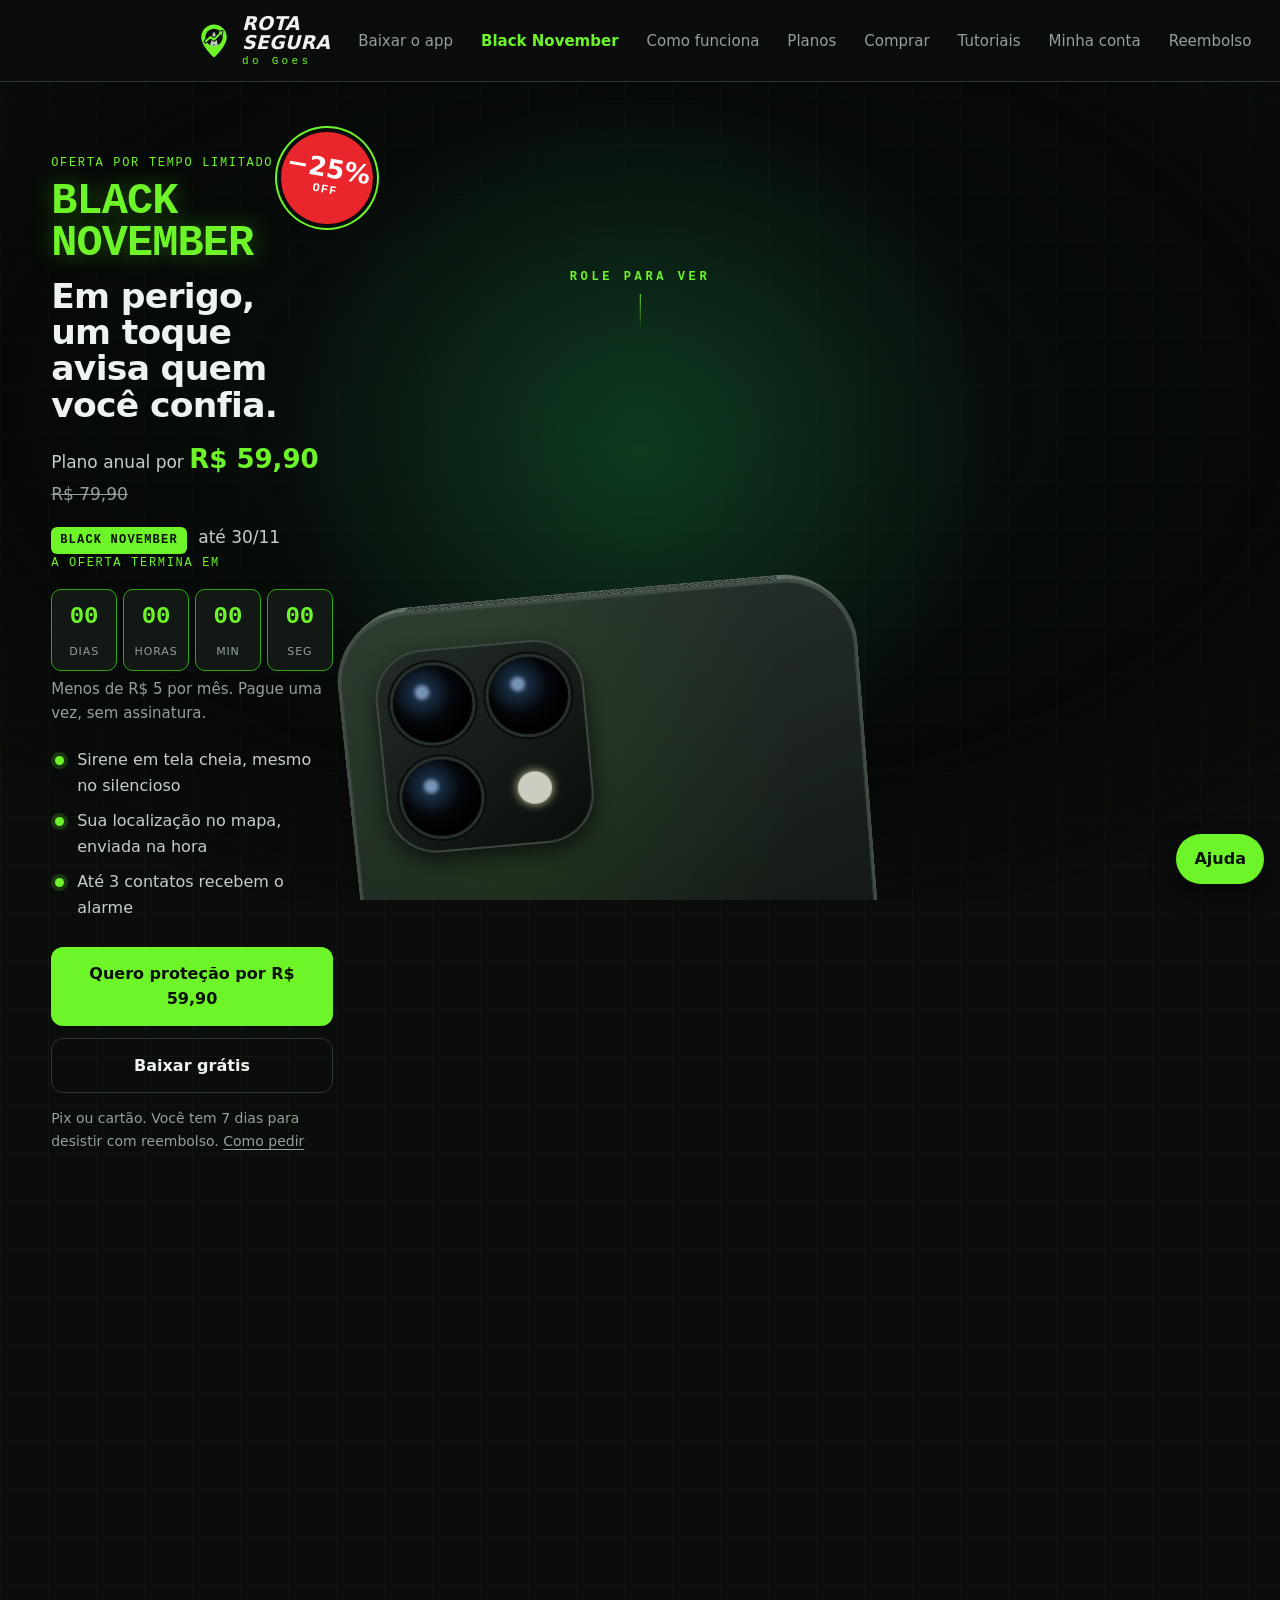
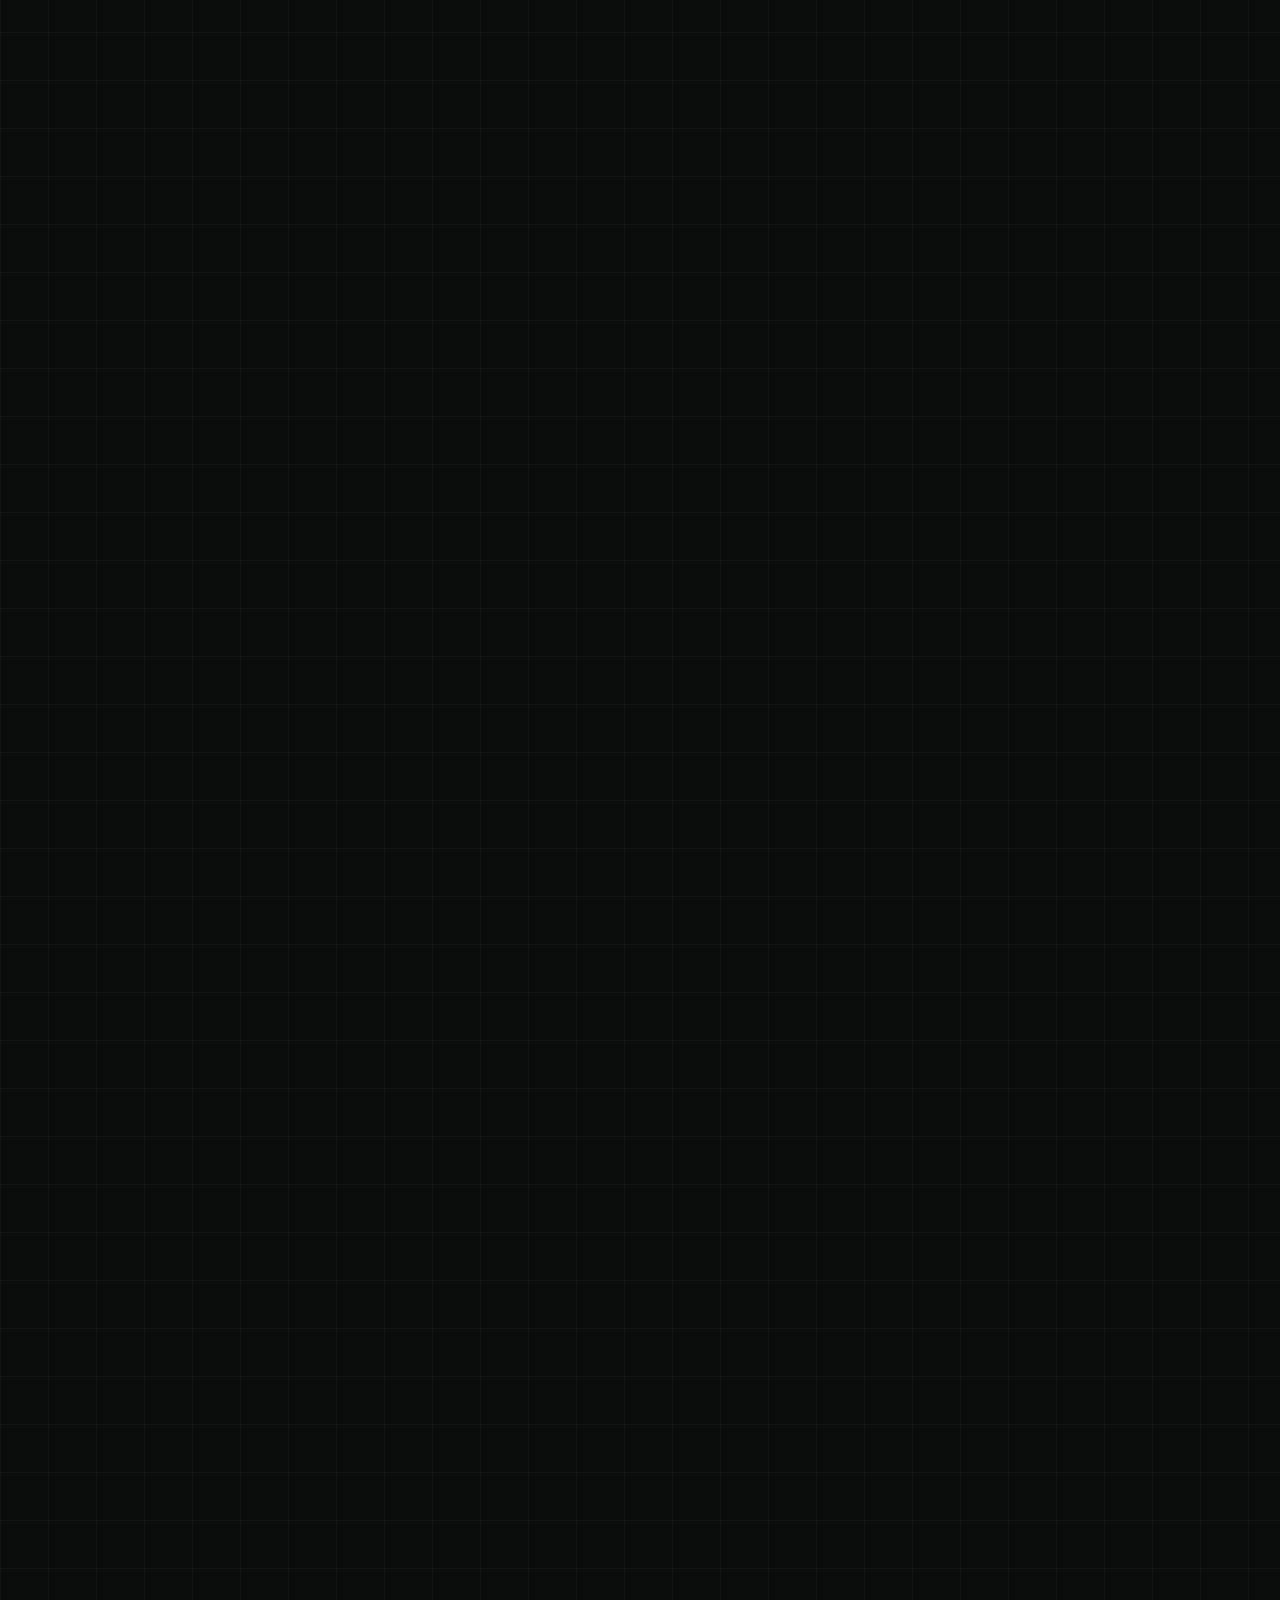
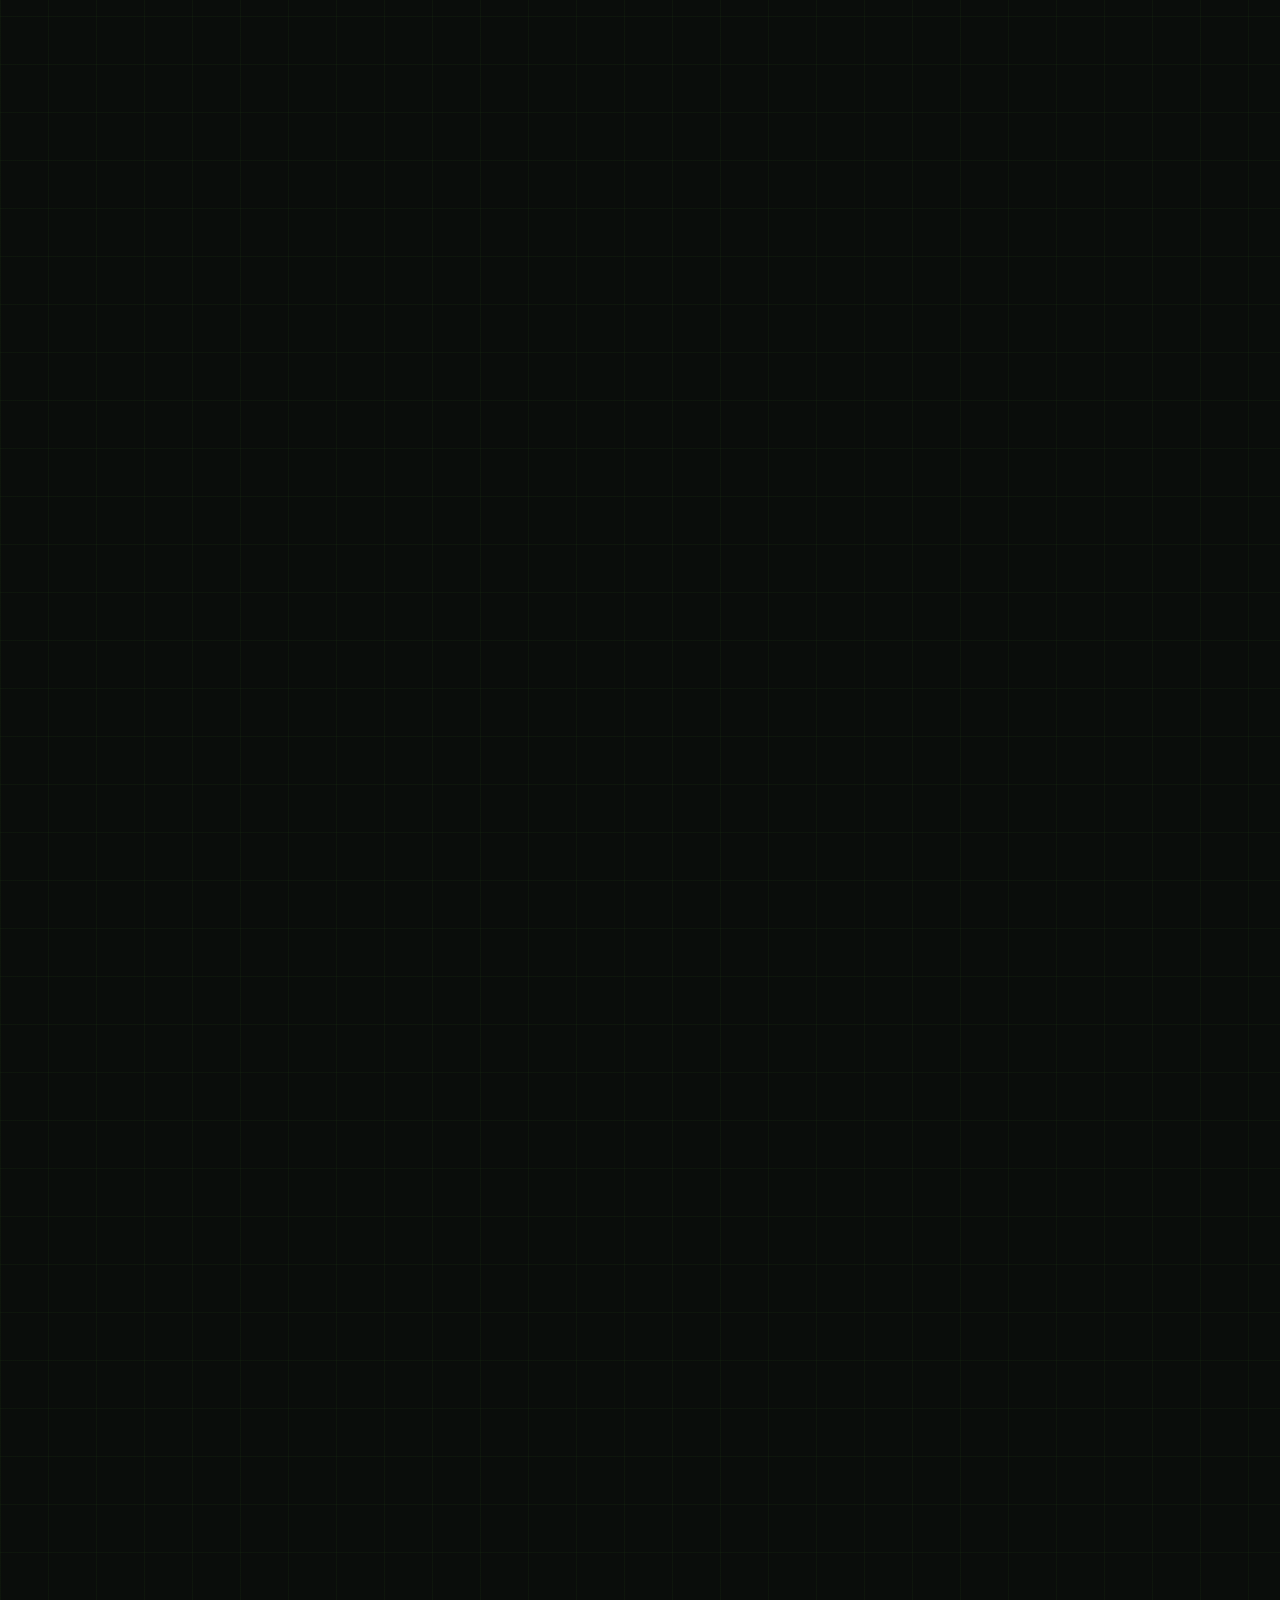
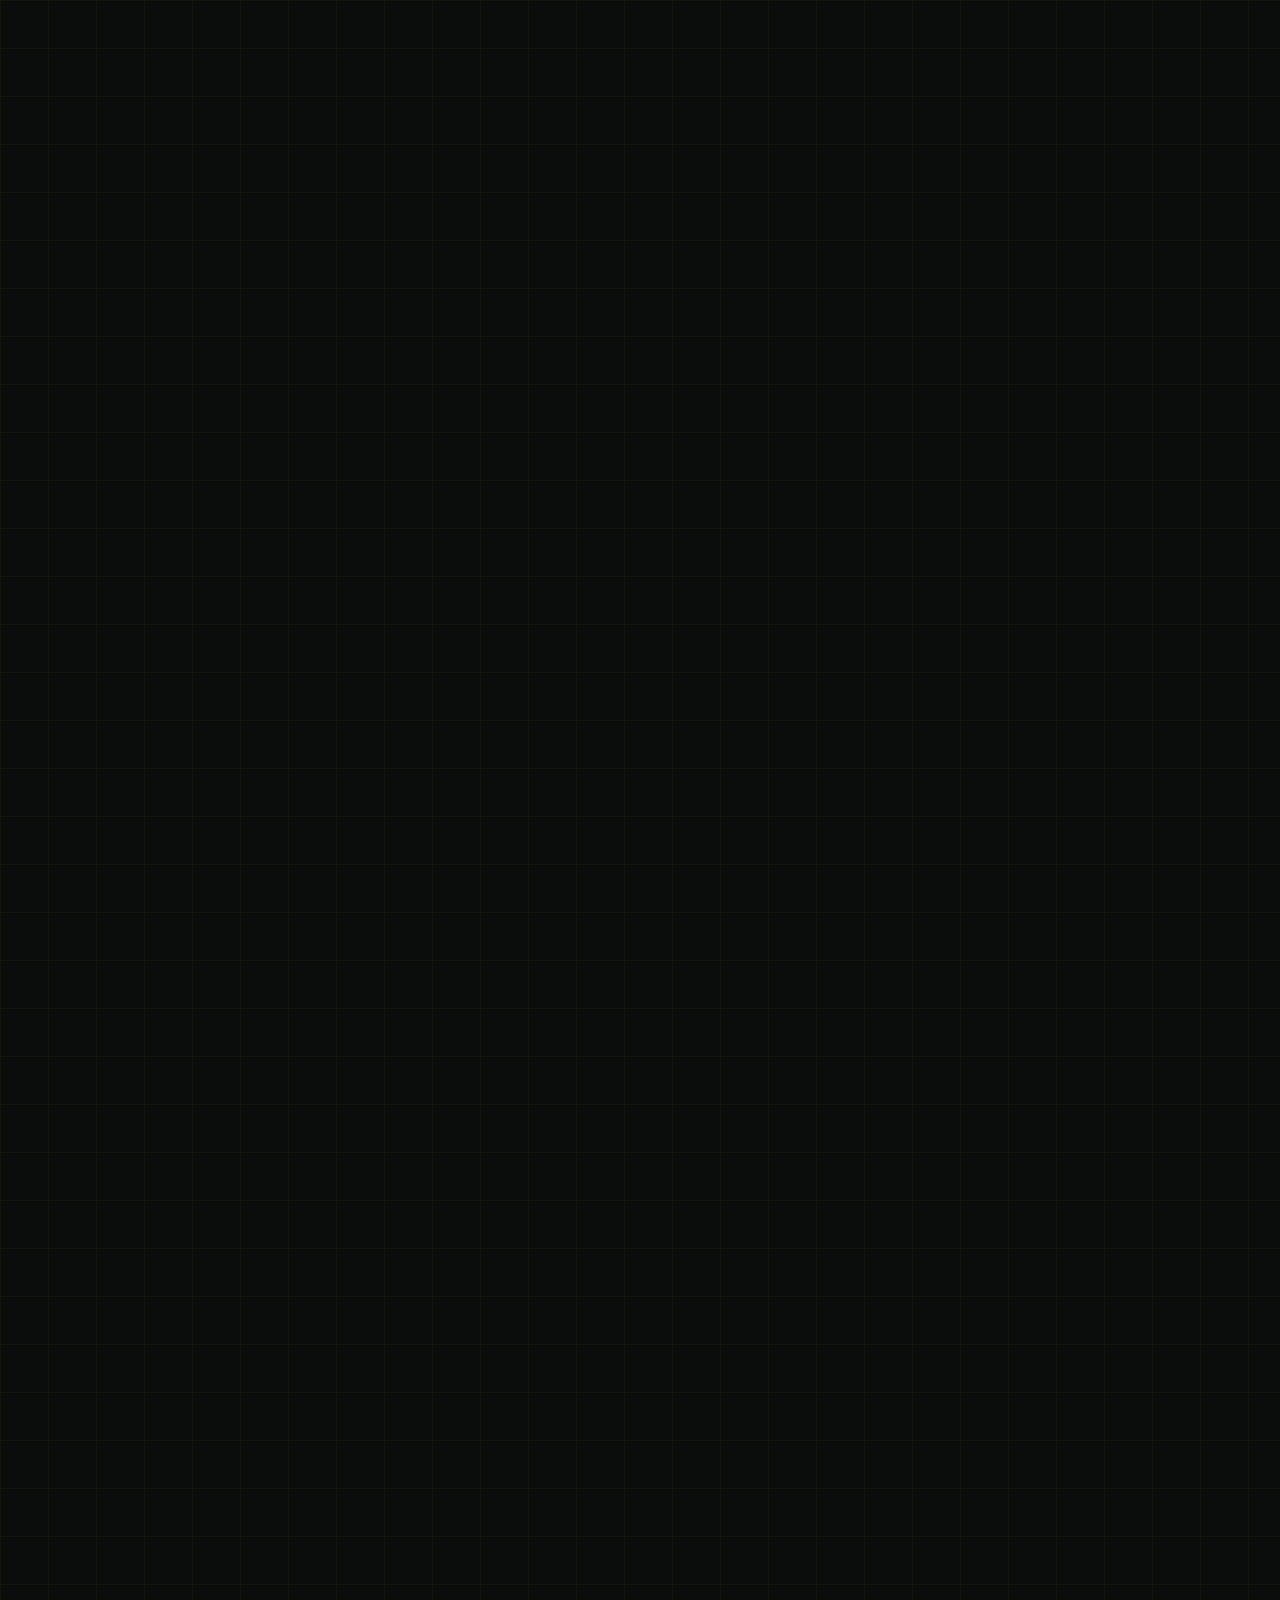
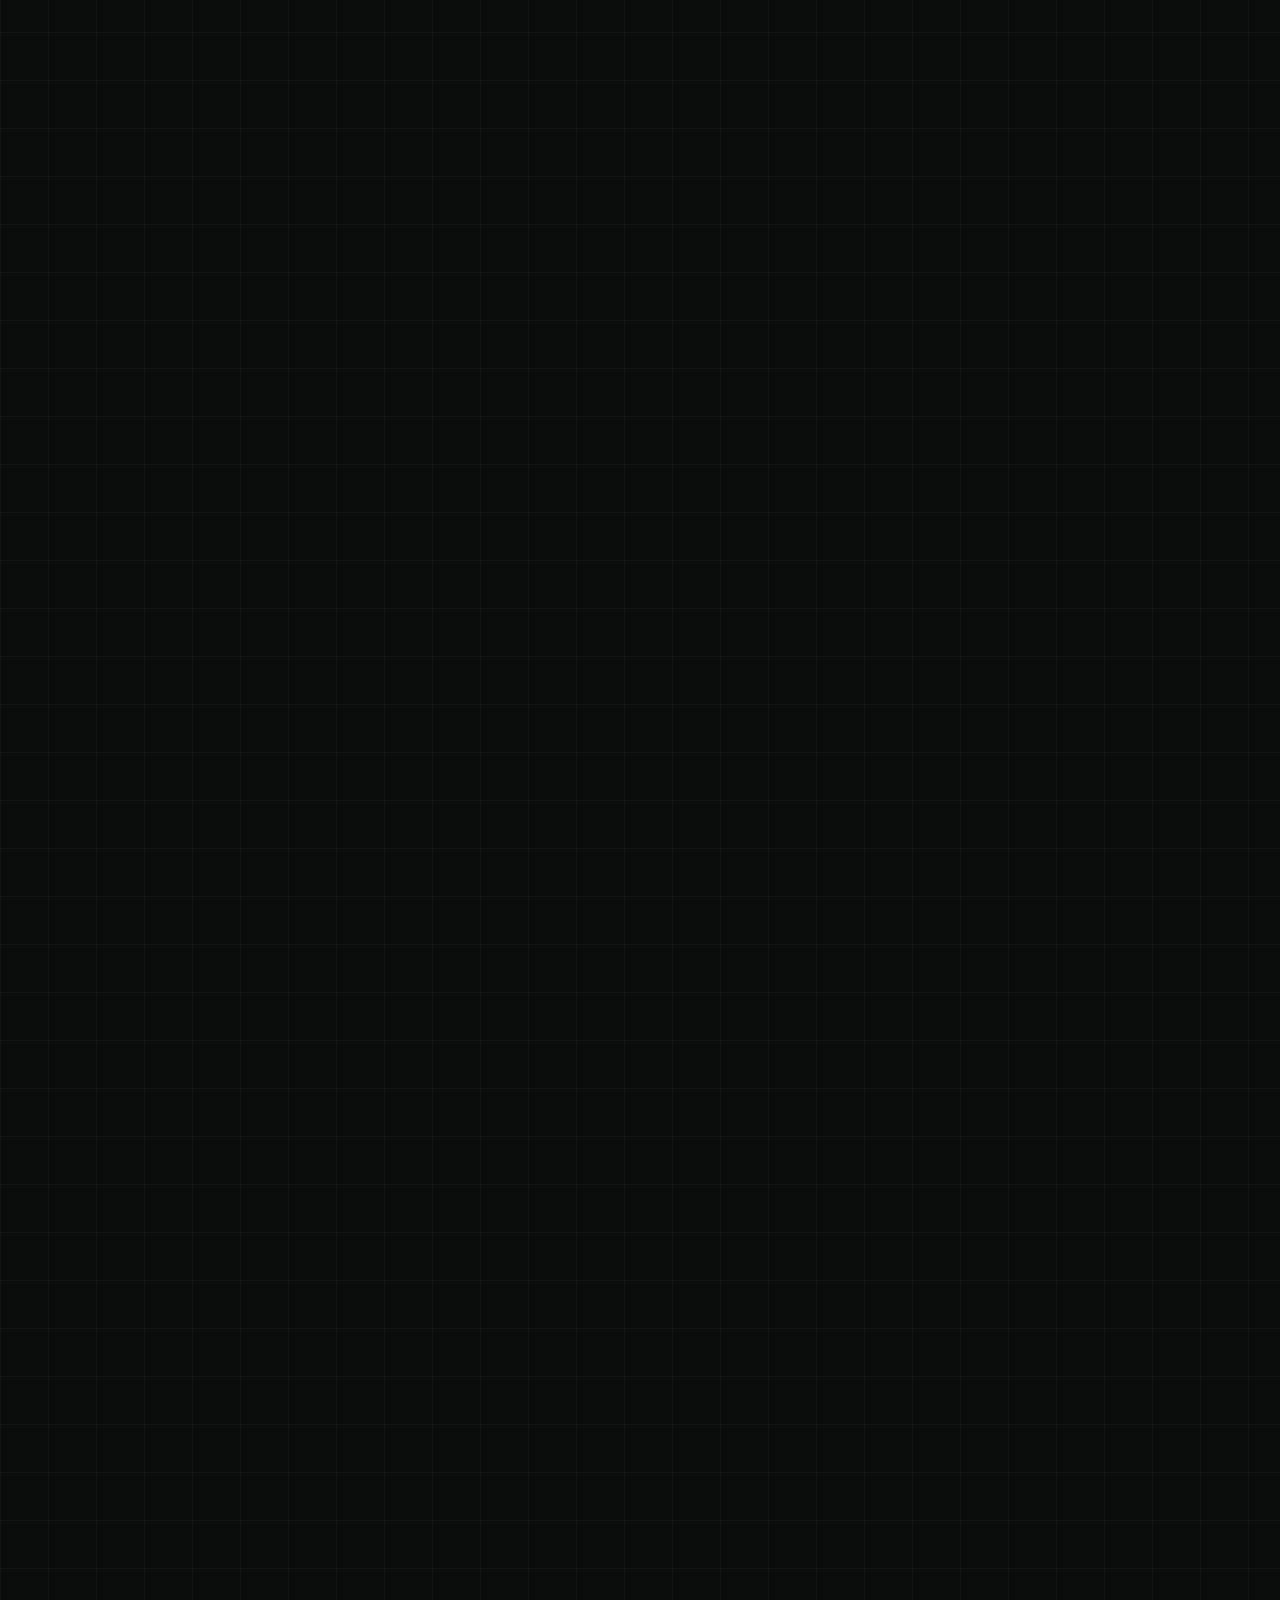
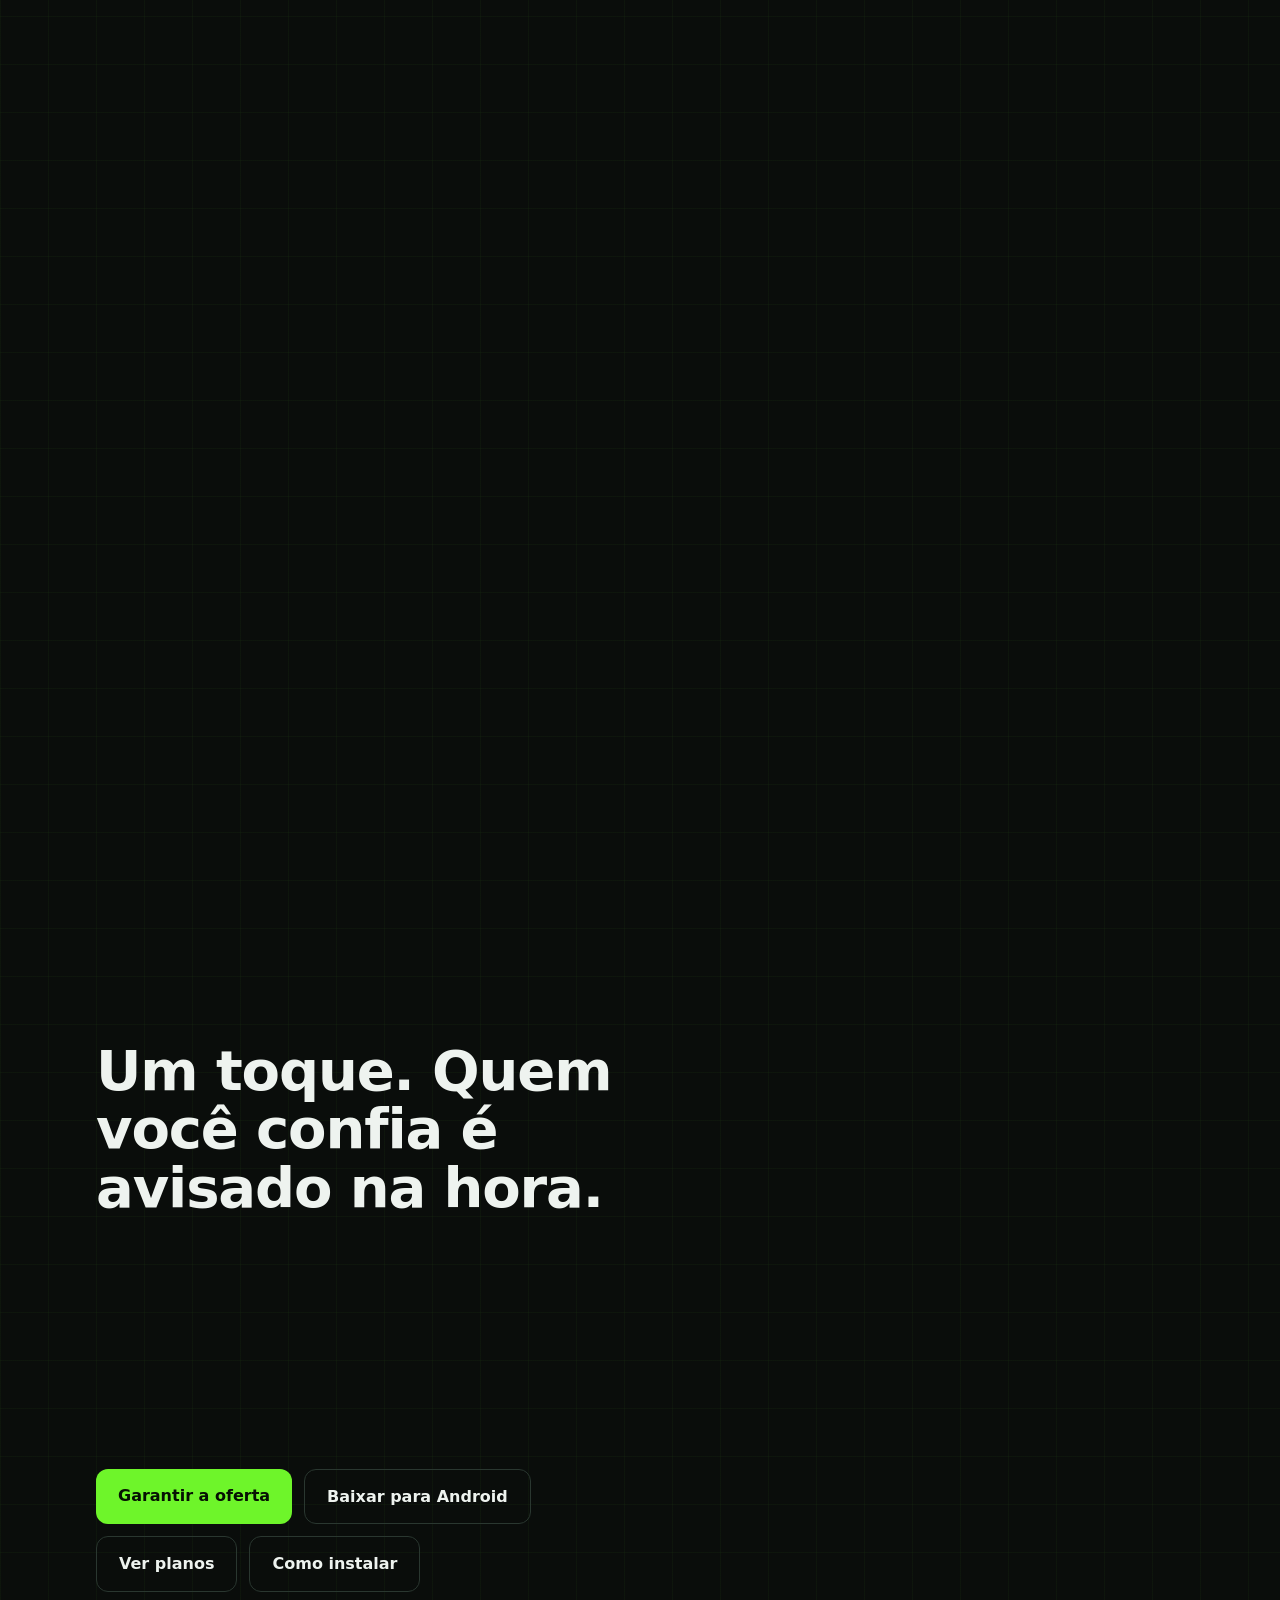
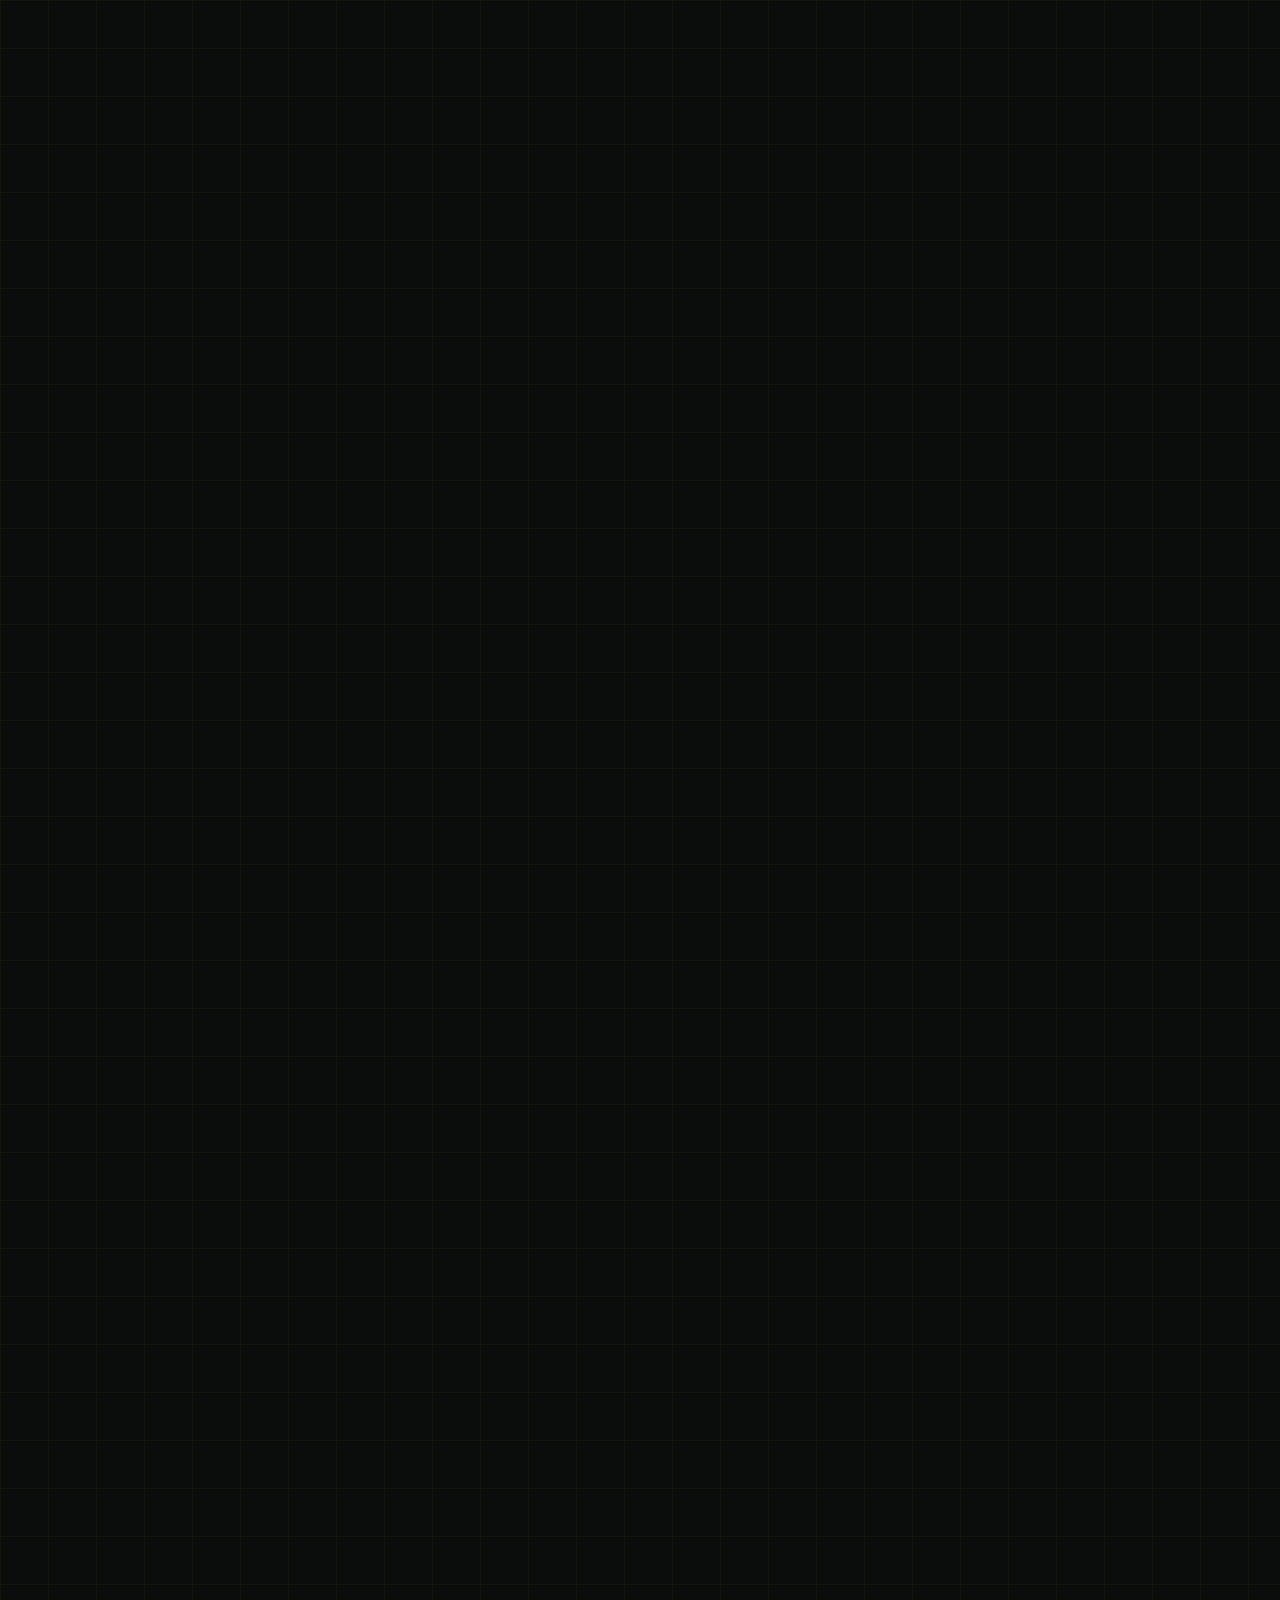
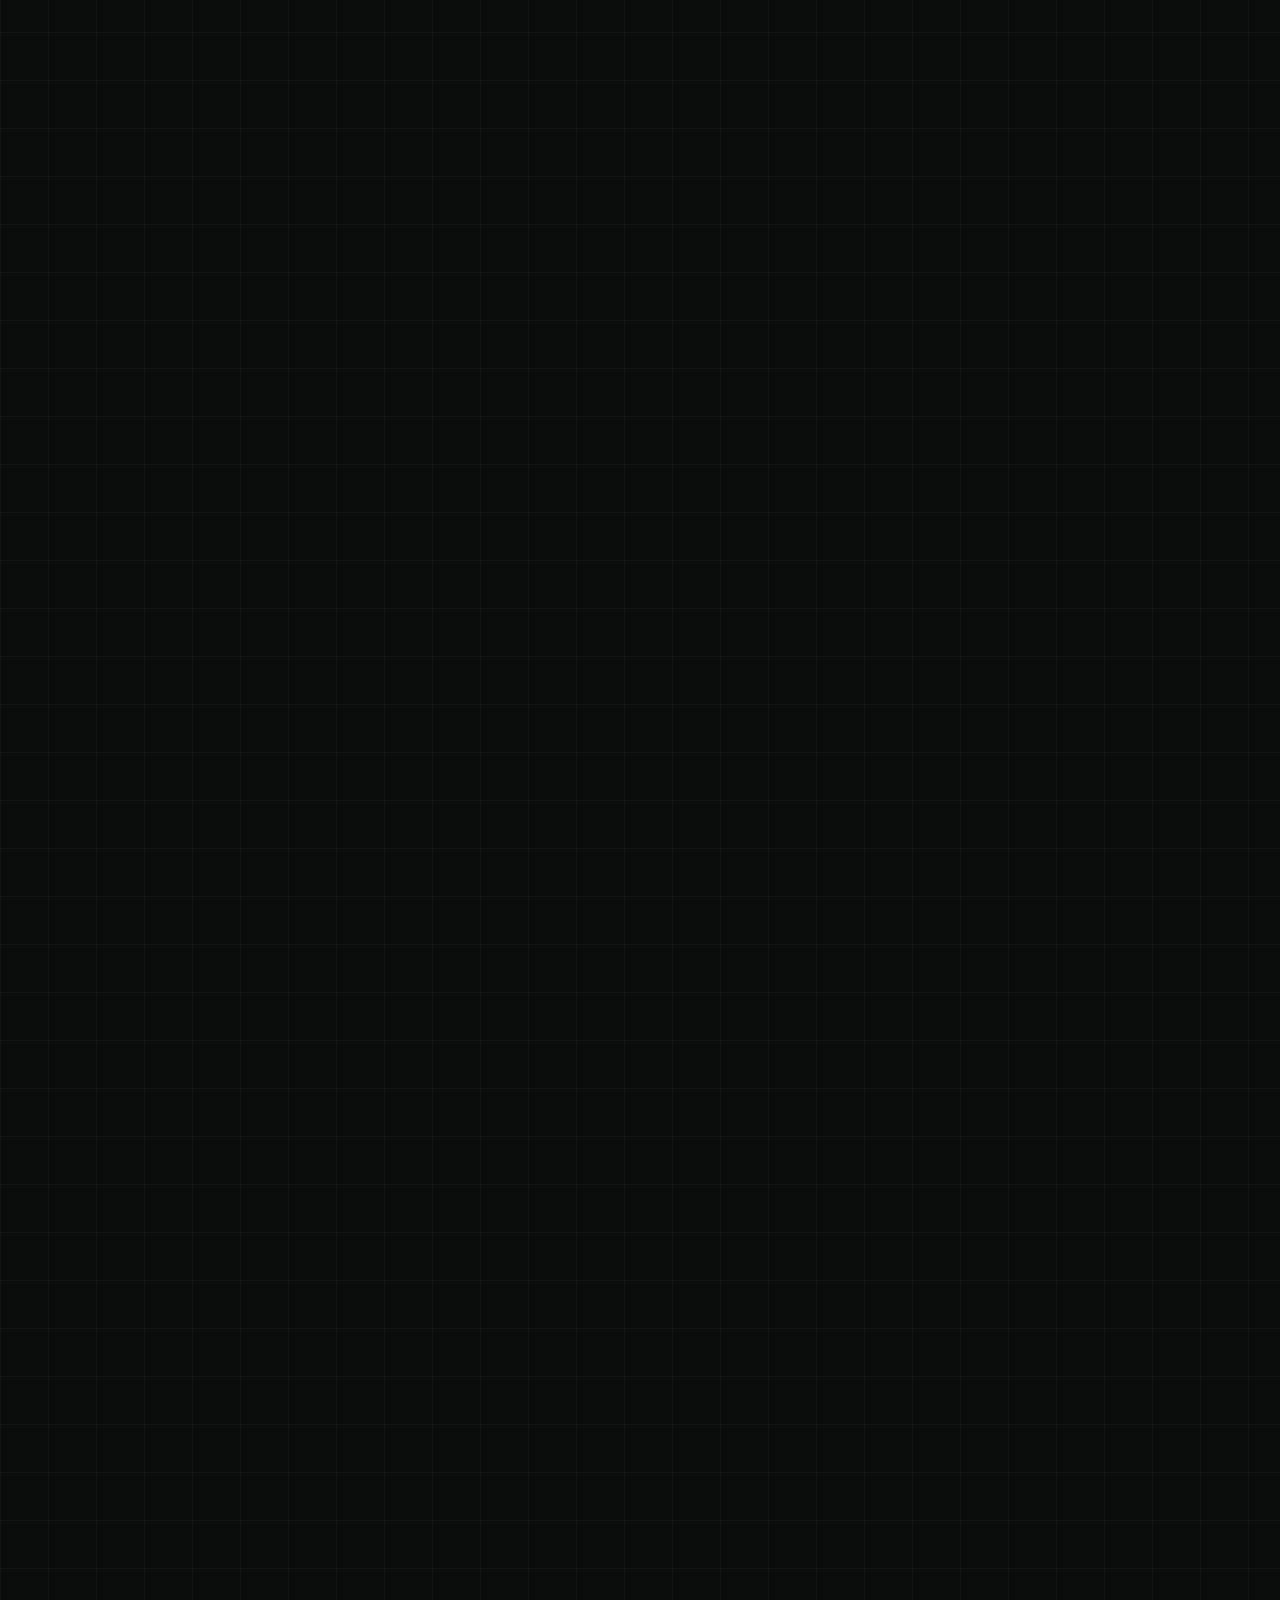
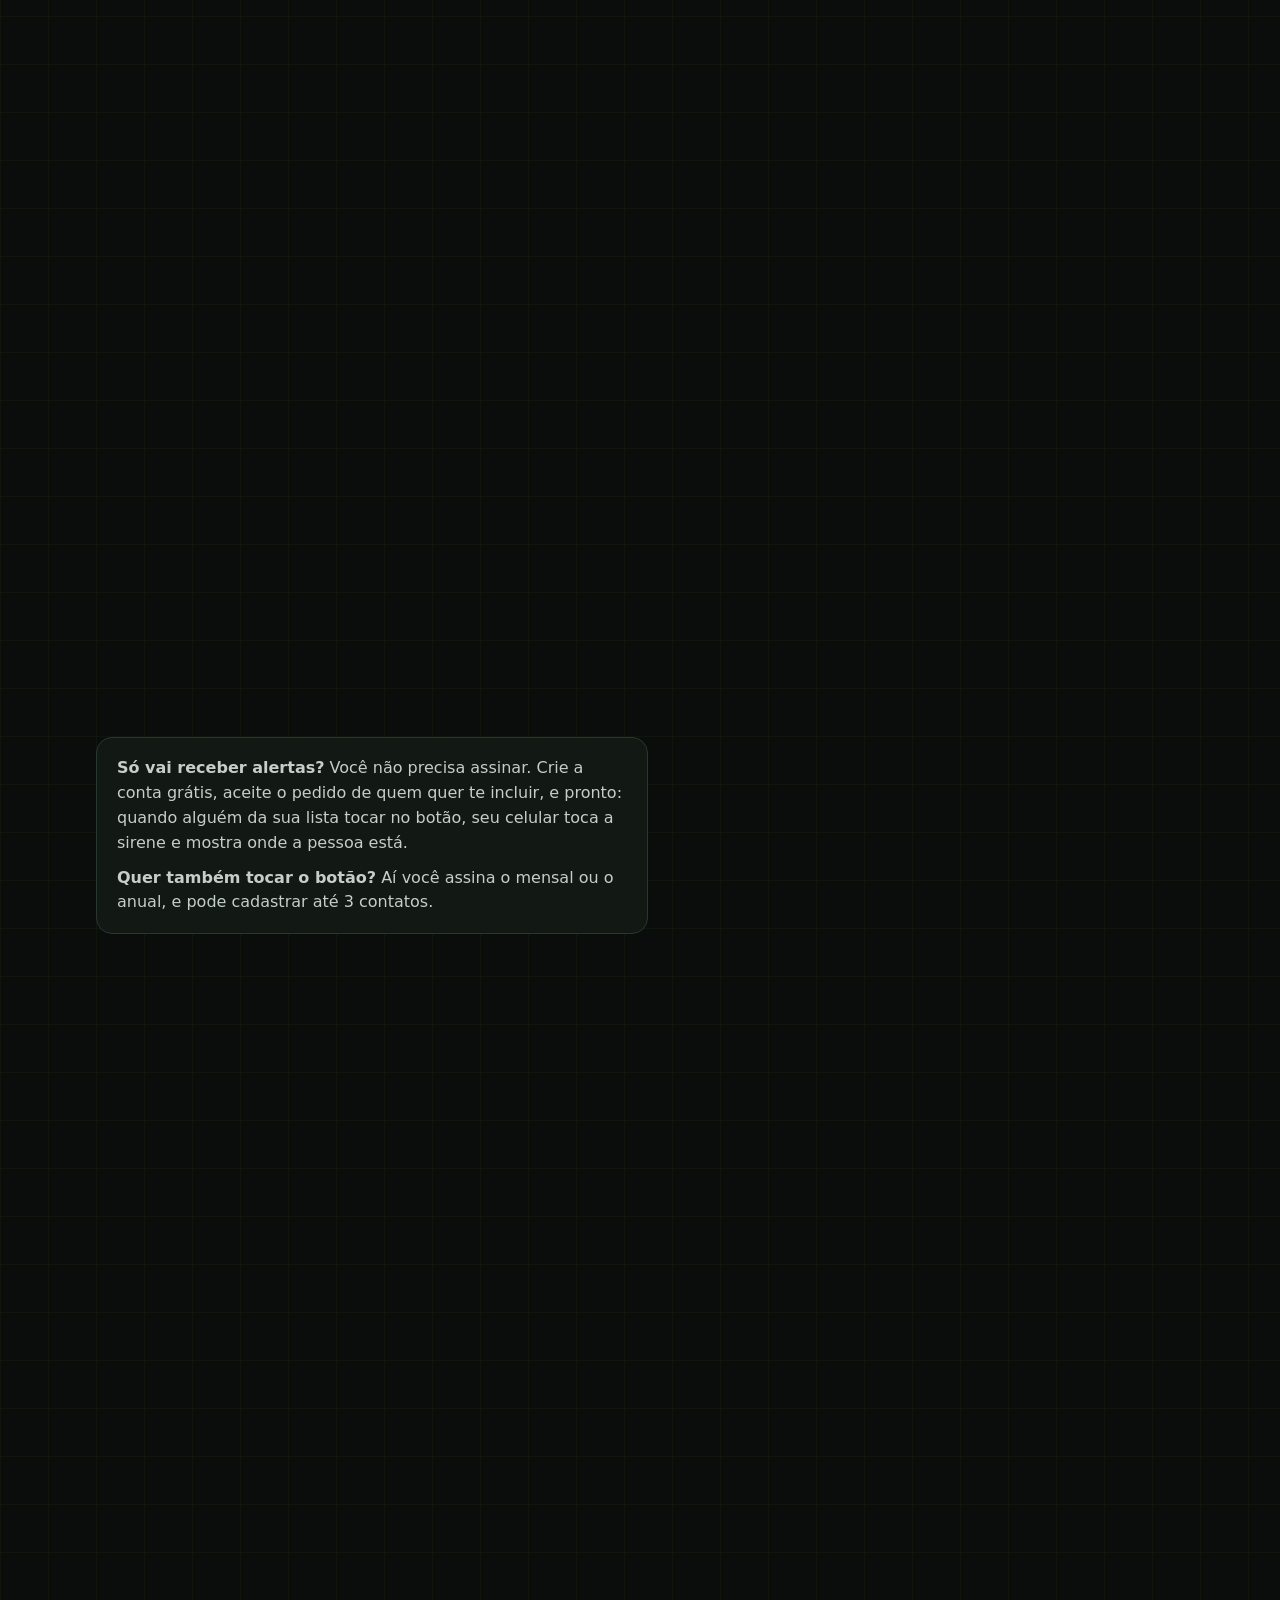
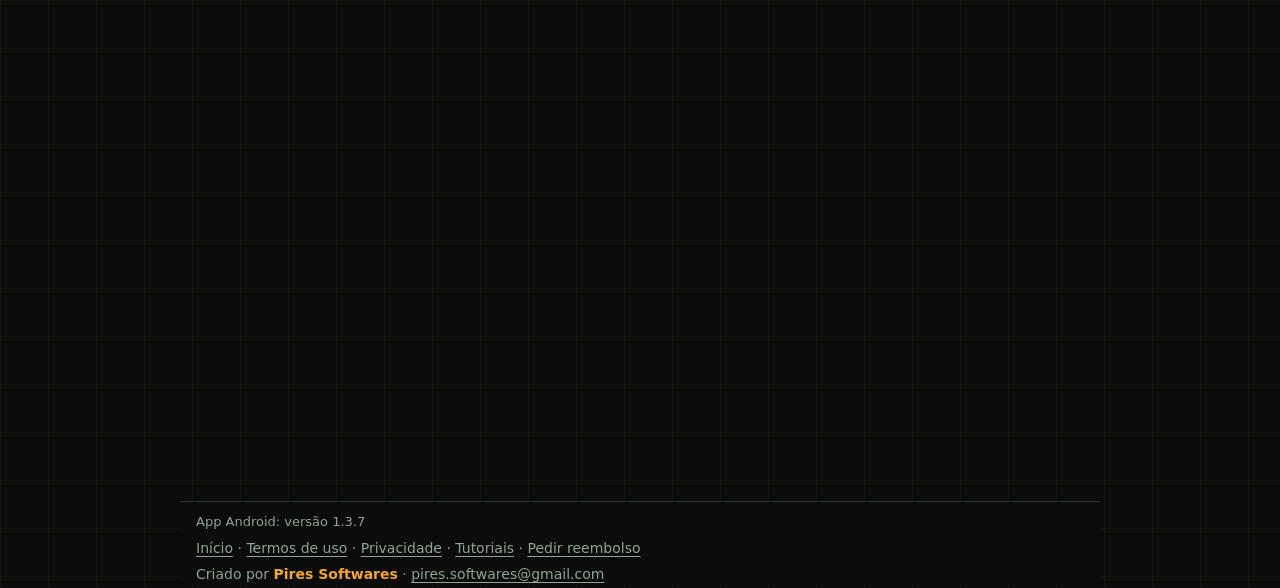
<file: index.html>
<!doctype html>
<html lang="pt-BR">
<head>
<meta charset="utf-8">
<meta name="viewport" content="width=device-width, initial-scale=1">
<meta http-equiv="Content-Security-Policy" content="default-src 'self'; script-src 'self' https://www.gstatic.com/firebasejs/10.12.2/; connect-src 'self' https://*.googleapis.com https://rota-segura-pagamentos.dgarpiedits.workers.dev; frame-src https://rota-segura-3a7d8.firebaseapp.com; img-src 'self' data:; style-src 'self'; base-uri 'none'; form-action 'none'">
<meta name="referrer" content="no-referrer">
<title>Black November · Rota Segura do Goes</title>
<link rel="icon" href="logo.svg" type="image/svg+xml">
<meta name="theme-color" content="#0A0D0B">
<meta name="description" content="Botão de pânico que dispara um alarme de sirene no celular de quem você confia, com sua localização.">
<script src="antiframe.js"></script>
<link rel="stylesheet" href="style.css?v=7">
<script src="cena.js?v=4" defer></script>
<script type="module" src="app.js"></script>
<script src="rastreio.js" defer></script>
</head>
<body class="nov-page">
<header class="top">
  <div class="top-in">
    <a class="logo" href="./"><img src="logo.svg" alt="" width="36" height="36"><span><b>ROTA SEGURA</b><small>do Goes</small></span></a>
    <nav class="menu" aria-label="Páginas do site">
      <a href="baixar.html">Baixar o app</a>
      <a href="comprar.html" class="nov-menu">Black November</a>
      <a href="#como">Como funciona</a>
      <a href="#planos">Planos</a>
      <a href="comprar.html">Comprar</a>
      <a href="tutorial.html">Tutoriais</a>
      <a href="conta.html">Minha conta</a>
      <a href="reembolso.html">Reembolso</a>
    </nav>
  </div>
</header>


<!-- Palco fixo atrás da página inteira: o mesmo celular acompanha todas as seções (cena.js). -->
<div class="estagio" id="estagio" aria-hidden="true">
  <div class="halo"></div>
  <div class="palco" id="palco">
    <div class="fone" id="foneB">
      <div class="corpo">
        <i class="miolo"></i><i class="miolo"></i><i class="miolo"></i><i class="miolo"></i><i class="miolo"></i><i class="miolo"></i><i class="miolo"></i>
        <i class="lado le"></i><i class="lado ld"></i><i class="lado lt"></i><i class="lado lb"></i>
        <div class="face costas"><span class="modulo"><i></i><i></i><i></i></span><span class="marca"></span><span class="luz"></span></div>
        <div class="face frente">
          <div class="tela">
          <img class="on" data-t="alarme" src="telas-reais/tela-alarme.webp" alt="" width="400" height="889">
            <span class="apagada"></span>
          </div>
          <span class="reflexo"></span><span class="luz"></span>
        </div>
      </div>
    </div>
    <div class="feixe" id="feixe"><i></i><i></i><i></i><i></i><i></i><i></i></div>
    <span class="sinal"></span>
    <span class="impacto"></span>
    <div class="fone" id="foneA">
      <div class="corpo">
        <i class="miolo"></i><i class="miolo"></i><i class="miolo"></i><i class="miolo"></i><i class="miolo"></i><i class="miolo"></i><i class="miolo"></i>
        <i class="lado le"></i><i class="lado ld"></i><i class="lado lt"></i><i class="lado lb"></i>
        <div class="face costas"><span class="modulo"><i></i><i></i><i></i></span><span class="marca"></span><span class="luz"></span></div>
        <div class="face frente">
          <div class="tela">
          <img class="on" data-t="motorista" src="telas-reais/tela-motorista.webp" alt="Tela de um app de corrida com o botão de pânico flutuante" width="376" height="801">
          <img data-t="principal" src="telas-reais/tela-principal.webp" alt="" width="400" height="889" loading="lazy">
          <img data-t="contato" src="telas-reais/tela-contato.webp" alt="" width="400" height="889">
          <img data-t="botao" src="telas-reais/tela-botao.webp" alt="" width="400" height="889" loading="lazy">
          <img data-t="alarme" src="telas-reais/tela-alarme.webp" alt="" width="400" height="889" loading="lazy">
            <span class="apagada"></span><span class="pressao"></span>
          </div>
          <span class="reflexo"></span><span class="luz"></span>
        </div>
      </div>
    </div>
  </div>
  <p class="frase">Tem alguém me seguindo.</p>
  <p class="frase">Estou com medo.</p>
  <p class="frase">Preciso de ajuda agora.</p>
  <p class="protecao"><b>Proteção que chega antes do silêncio.</b> Sirene, tela vermelha e sua localização no mapa, mesmo com o celular no silencioso.</p>
  <p class="rolar">Role para ver</p>
  <div class="flash"></div>
  <div class="veu"></div>
</div>

<main>
  <!-- Abertura: texto ao lado do celular (desktop) ou acima dele (celular). O celular fica fixo atrás. -->
  <section class="abre" aria-labelledby="abre-t">
    <div class="abre-txt">
      <span class="badge-pct" aria-hidden="true"><b id="descPct">−25%</b><small>OFF</small></span>
      <p class="eyebrow">Oferta por tempo limitado</p>
      <p class="nov-display">Black<br>November</p>
      <h1 id="abre-t">Em perigo, um toque avisa quem você confia.</h1>
      <p class="abre-preco">Plano anual por <b id="promoBannerPreco">R$ 59,90</b> <s id="promoBannerAntigo">R$ 79,90</s></p>
      <p class="nov-chip"><span class="nov-tag" id="promoNome">Black November</span> <span id="promoContagem">até 30/11</span></p>
      <p class="eyebrow">A oferta termina em</p>
      <div class="cronometro" role="timer" aria-label="Tempo que falta para o fim da oferta">
        <div><b id="cdDias">00</b><small>dias</small></div>
        <div><b id="cdHoras">00</b><small>horas</small></div>
        <div><b id="cdMin">00</b><small>min</small></div>
        <div><b id="cdSeg">00</b><small>seg</small></div>
      </div>
      <p class="abre-mes">Menos de R$ 5 por mês. Pague uma vez, sem assinatura.</p>
      <ul class="abre-lista">
        <li>Sirene em tela cheia, mesmo no silencioso</li>
        <li>Sua localização no mapa, enviada na hora</li>
        <li>Até 3 contatos recebem o alarme</li>
      </ul>
      <div class="cta">
        <a class="btn" href="comprar.html">Quero proteção por R$ <span class="pAnual">59,90</span></a>
        <a class="btn ghost" href="comprar.html?plano=gratis">Baixar grátis</a>
      </div>
      <p class="abre-garantia">Pix ou cartão. Você tem 7 dias para desistir com reembolso. <a href="reembolso.html">Como pedir</a></p>
    </div>
  </section>

  <section id="cena" class="cena" aria-label="Como o alerta funciona">
    <p class="sr-only">Uma pessoa pensa: tem alguém me seguindo, estou com medo, preciso de ajuda agora. Ela toca o botão de pânico do Rota Segura e o celular de um contato recebe na hora um alarme de sirene com a localização dela. Proteção que chega antes do silêncio.</p>
  </section>

  <section id="inicio" class="wrap hero vit" data-fone="principal">
    <p class="eyebrow">Botão de pânico · alerta em tempo real</p>
    <h1>Um toque. Quem você confia é avisado na hora.</h1>
    <p>O Rota Segura coloca um botão de pânico na sua tela. Ao tocar, seus contatos recebem um <b>alarme de sirene em tela cheia</b>, mesmo com o celular no silencioso, com o link da sua localização no mapa. <b>Funciona de app para app: seus contatos também instalam o Rota Segura</b> (para eles, o plano gratuito basta).</p>
    <div class="cta">
      <a class="btn" href="comprar.html">Garantir a oferta</a>
      <a class="btn ghost" href="https://github.com/admmkt/rota-segura/releases/latest/download/RotaSegura.apk">Baixar para Android</a>
      <a class="btn ghost" href="#planos">Ver planos</a>
      <a class="btn ghost" href="tutorial.html#instalar">Como instalar</a>
    </div>
  </section>

  <section id="por-dentro" class="wrap passeio" aria-labelledby="pd-titulo">
    <h2 id="pd-titulo">Por dentro do app</h2>
    <article class="passo vit" data-fone="principal" data-giro="1">
      <h3>Tudo num painel só</h3>
      <p>Plano, botão de pânico e contatos na mesma tela. Quem cuida vê na hora se o alerta está pronto.</p>
    </article>
    <article class="passo vit" data-fone="contato">
      <h3>Cadastre quem deve ser avisado</h3>
      <p>Até <b>3 contatos</b>, pelo e-mail que eles usam no app. Só quem aceitar recebe os alertas.</p>
    </article>
    <article class="passo vit" data-fone="botao">
      <h3>Um toque e o alerta sai</h3>
      <p>O botão fica por cima de qualquer app. Ele envia sua localização para os contatos que aceitaram.</p>
    </article>
  </section>

  <section id="dois-apps" class="wrap" data-fone="alarme">
    <h2>Funciona de app para app</h2>
    <p class="ponte-lead">O Rota Segura não manda SMS nem faz ligação: o alerta vai <b>de um app para o outro</b>, pela internet. Por isso, <b>você e cada contato precisam ter o Rota Segura instalado</b>, cada um com a própria conta.</p>
    <div class="ponte" aria-hidden="true">
      <div class="lado envia">
        <svg viewBox="0 0 60 100" width="60" height="100"><rect x="3" y="3" width="54" height="94" rx="10"/><circle class="bp" cx="30" cy="46" r="13"/><text x="30" y="52" text-anchor="middle">!</text></svg>
        <b>Quem pede ajuda</b>
        <small>Plano completo · toca o botão</small>
      </div>
      <div class="fio"><span></span><span></span><span></span><em>internet</em></div>
      <div class="lado recebe">
        <svg viewBox="0 0 60 100" width="60" height="100"><rect x="3" y="3" width="54" height="94" rx="10"/><path class="sir" d="M18 56a12 12 0 0 1 24 0v6H18z"/><rect class="sir" x="15" y="62" width="30" height="5" rx="2"/></svg>
        <b>Quem recebe</b>
        <small>Plano gratuito já basta · sirene + mapa</small>
      </div>
    </div>
    <ul class="checks">
      <li><b>Os dois instalam o app</b> e criam conta (o contato pode usar o plano gratuito).</li>
      <li><b>O contato aceita o seu pedido</b> no app dele.</li>
      <li><b>Os dois celulares com internet</b> (dados móveis ou Wi-Fi).</li>
    </ul>
    <p class="muted">Mande este endereço para os seus contatos baixarem: <b class="url">admmkt.github.io/rota-segura</b></p>
  </section>

  <section id="como" class="wrap" data-fone="contato">
    <h2>Como funciona</h2>
    <ol class="steps">
      <li><b>Crie sua conta</b> no app e adicione até <b>3 contatos</b> pelo e-mail.</li>
      <li><b>O contato aceita</b> o pedido no app dele — só quem aceitou recebe seus alertas.</li>
      <li><b>Em perigo, toque no botão.</b> O celular do contato toca a sirene, pisca em vermelho e mostra onde você está.</li>
    </ol>
    <div class="internet" role="note">
      <h3>Precisa de internet</h3>
      <p>O alerta viaja pela internet: <b>o seu celular e o do contato precisam estar conectados</b> (dados móveis ou Wi-Fi). Sem conexão, o alerta fica guardado e só sai quando a internet voltar. Em lugares sem sinal, ligue para <b>190</b>.</p>
    </div>
  </section>

  <section id="planos" class="wrap vit" data-giro="1" data-fone="principal">
    <h2>Planos</h2>
    <div class="plans">
      <div class="plan">
        <h3>Gratuito</h3>
        <p class="price">R$ 0</p>
        <p>Só recebe os alertas dos seus contatos. <b>Não precisa assinar nada.</b></p>
      </div>
      <div class="plan">
        <h3>Mensal</h3>
        <p class="price">R$ <span class="pMensal">9,90</span><small>/mês</small></p>
        <p>Botão de pânico para até <b>3 contatos</b>, envio com localização, teste diário e todos os recursos. Cartão, pelo Mercado Pago. Cancele quando quiser.</p>
      </div>
      <!-- Plano família adiado (27/10): o servidor já tem, só mostrar de novo aqui, no botão abaixo e nos termos.
      <div class="plan">
        <h3>Família</h3>
        <p class="price">R$ <span class="pFamilia">14,90</span><small>/mês</small></p>
        <p>Você e mais <span class="pFamiliaMax">4</span> pessoas (<span class="pFamiliaTotal">5</span> no total) com o plano completo. Cada pessoa cria a conta no app com o próprio e-mail e você adiciona em Minha conta.</p>
      </div>
      -->
      <div class="plan featured">
        <h3>Anual</h3>
        <span id="selo" class="selo" hidden>Black November</span>
        <p class="price"><s id="precoAntigo" class="antigo" hidden>R$ 79,90</s> R$ <span id="precoAnual">79,90</span></p>
        <p>Pagamento único por 12 meses, via Pix ou cartão, sem renovação automática. Equivale a ~R$ <span id="equiv">6,66</span>/mês.<span id="promoAte"></span></p>
      </div>
    </div>
    <div class="quem-recebe">
      <p><b>Só vai receber alertas?</b> Você não precisa assinar. Crie a conta grátis, aceite o pedido de quem quer te incluir, e pronto: quando alguém da sua lista tocar no botão, seu celular toca a sirene e mostra onde a pessoa está.</p>
      <p><b>Quer também tocar o botão?</b> Aí você assina o mensal ou o anual, e pode cadastrar até 3 contatos.</p>
    </div>
    <p class="cta"><a class="btn" href="comprar.html">Quero comprar — passo a passo</a></p>
  </section>

  <section id="assinar" class="wrap vit" data-giro="1" data-fone="principal">
    <h2>Pronto para começar?</h2>
    <div class="card">
      <p>Escolha o seu plano e baixe o app no celular em poucos minutos.</p>
      <div class="cta">
        <a class="btn" href="comprar.html">Comprar agora</a>
        <a class="btn ghost" href="comprar.html">Já comprei: entrar na minha conta</a>
      </div>
    </div>
  </section>

  <section id="instalacao" class="wrap vit" data-giro="1" data-fone="botao">
    <h2>Instalação</h2>
    <p><a href="tutorial.html#instalar">Veja o passo a passo completo.</a></p>
    <p>O Rota Segura é distribuído direto por aqui, fora da Play Store. Ao abrir o arquivo baixado, o Android pede para <b>permitir instalar apps desta fonte</b> — isso é normal para qualquer app fora da loja. O app é assinado digitalmente pelo desenvolvedor; versões falsificadas não instalam por cima dele.</p>
  </section>
</main>

<footer class="wrap muted">
  <p class="versao">App Android: versão <span data-versao>—</span></p>
  <p><a href="./">Início</a> · <a href="termos.html">Termos de uso</a> · <a href="privacidade.html">Privacidade</a> · <a href="tutorial.html">Tutoriais</a> · <a href="reembolso.html">Pedir reembolso</a></p>
  <p class="criado">Criado por <b>Pires Softwares</b> · <a href="mailto:pires.softwares@gmail.com">pires.softwares@gmail.com</a></p>
</footer>
<script src="versao.js" defer></script>
<script src="ajuda.js" defer></script>
</body>
</html>
</file>
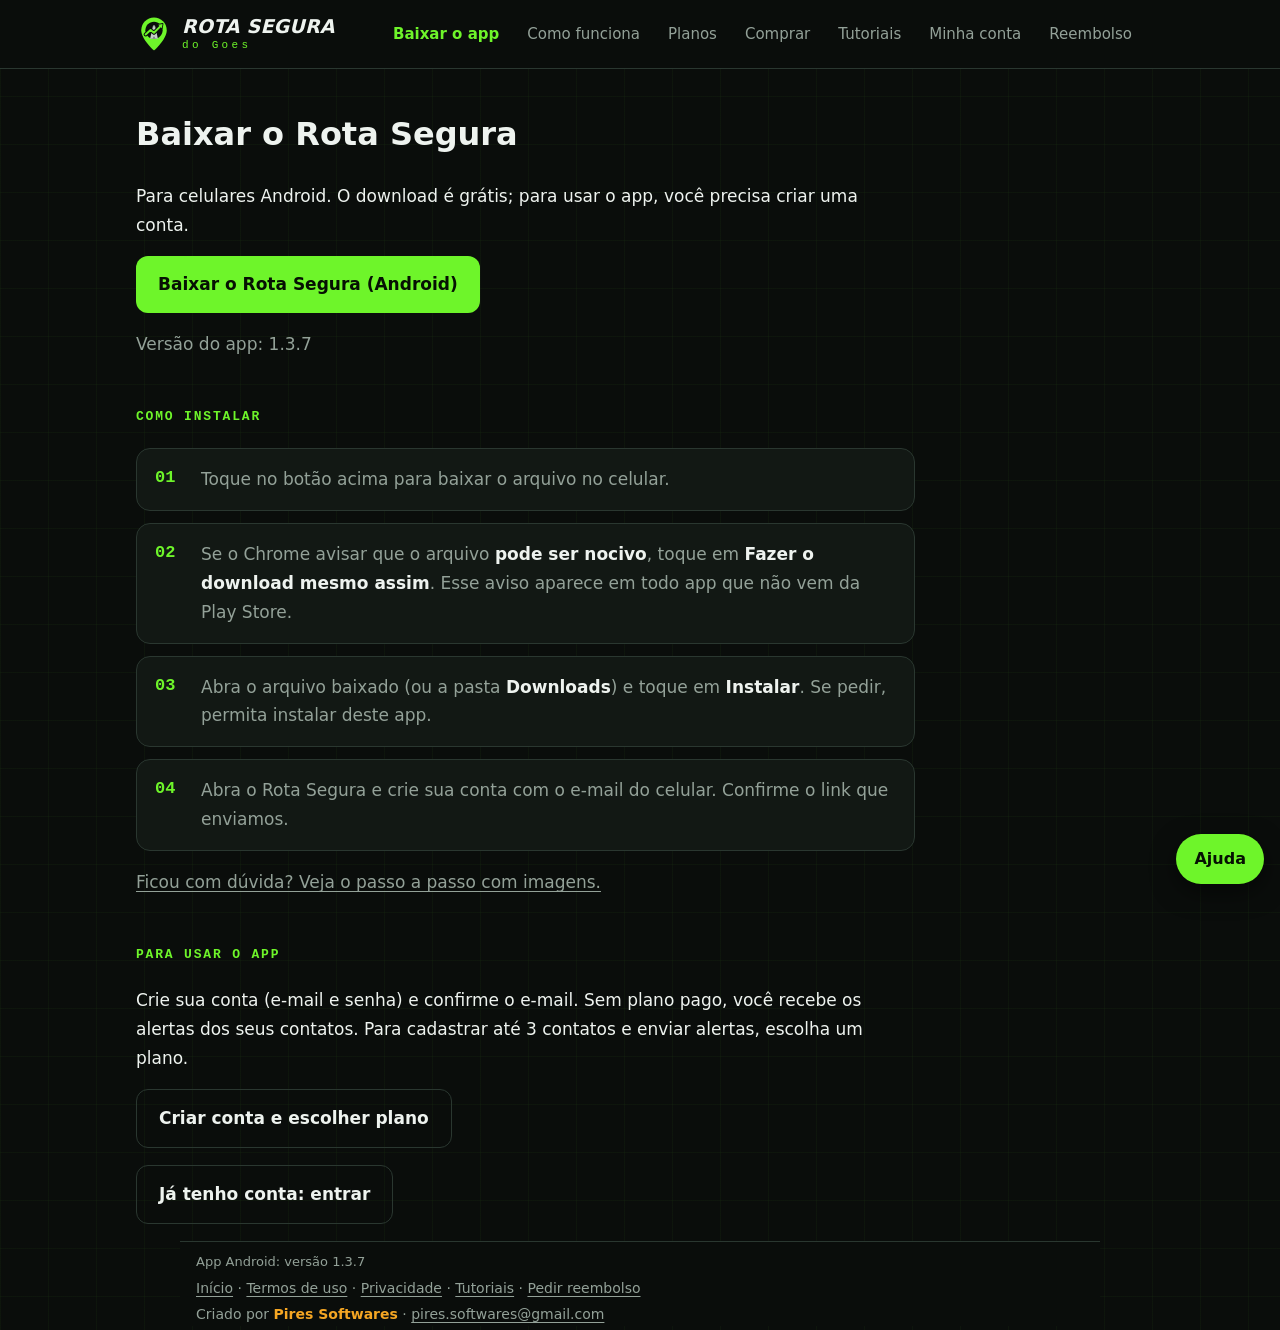
<file: baixar.html>
<!doctype html>
<html lang="pt-BR">
<head>
<meta charset="utf-8">
<meta name="viewport" content="width=device-width, initial-scale=1">
<script src="antiframe.js"></script>
<meta http-equiv="Content-Security-Policy" content="default-src 'self'; style-src 'self'; base-uri 'none'">
<meta name="description" content="Baixe o Rota Segura para Android. Grátis para baixar; para usar, crie sua conta.">
<title>Baixar o Rota Segura</title>
<link rel="icon" href="logo.svg" type="image/svg+xml">
<link rel="stylesheet" href="style.css">
<script src="rastreio.js" defer></script>
</head>
<body class="apoio">
<header class="top">
  <div class="top-in">
    <a class="logo" href="./"><img src="logo.svg" alt="" width="36" height="36"><span><b>ROTA SEGURA</b><small>do Goes</small></span></a>
    <nav class="menu" aria-label="Páginas do site">
      <a href="baixar.html" aria-current="page">Baixar o app</a>
      <a href="index.html#como">Como funciona</a>
      <a href="index.html#planos">Planos</a>
      <a href="comprar.html">Comprar</a>
      <a href="tutorial.html">Tutoriais</a>
      <a href="conta.html">Minha conta</a>
      <a href="reembolso.html">Reembolso</a>
    </nav>
  </div>
</header>
<main class="wrap">
  <h1>Baixar o Rota Segura</h1>
  <p class="sub">Para celulares Android. O download é grátis; para usar o app, você precisa criar uma conta.</p>

  <p><a class="btn" href="https://github.com/admmkt/rota-segura/releases/latest/download/RotaSegura.apk">Baixar o Rota Segura (Android)</a></p>
  <p class="muted">Versão do app: <span data-versao>—</span></p>

  <h2>Como instalar</h2>
  <ol class="steps">
    <li>Toque no botão acima para baixar o arquivo no celular.</li>
    <li>Se o Chrome avisar que o arquivo <b>pode ser nocivo</b>, toque em <b>Fazer o download mesmo assim</b>. Esse aviso aparece em todo app que não vem da Play Store.</li>
    <li>Abra o arquivo baixado (ou a pasta <b>Downloads</b>) e toque em <b>Instalar</b>. Se pedir, permita instalar deste app.</li>
    <li>Abra o Rota Segura e crie sua conta com o e-mail do celular. Confirme o link que enviamos.</li>
  </ol>
  <p class="muted"><a href="tutorial.html#instalar">Ficou com dúvida? Veja o passo a passo com imagens.</a></p>

  <h2>Para usar o app</h2>
  <p>Crie sua conta (e-mail e senha) e confirme o e-mail. Sem plano pago, você recebe os alertas dos seus contatos. Para cadastrar até 3 contatos e enviar alertas, escolha um plano.</p>
  <p><a class="btn ghost" href="comprar.html">Criar conta e escolher plano</a></p>
  <p><a class="btn ghost" href="conta.html">Já tenho conta: entrar</a></p>
</main>
<footer class="wrap muted">
  <p class="versao">App Android: versão <span data-versao>—</span></p>
  <p><a href="./">Início</a> · <a href="termos.html">Termos de uso</a> · <a href="privacidade.html">Privacidade</a> · <a href="tutorial.html">Tutoriais</a> · <a href="reembolso.html">Pedir reembolso</a></p>
  <p class="criado">Criado por <b>Pires Softwares</b> · <a href="mailto:pires.softwares@gmail.com">pires.softwares@gmail.com</a></p>
</footer>
<script src="versao.js" defer></script>
<script src="ajuda.js" defer></script>
</body>
</html>
</file>
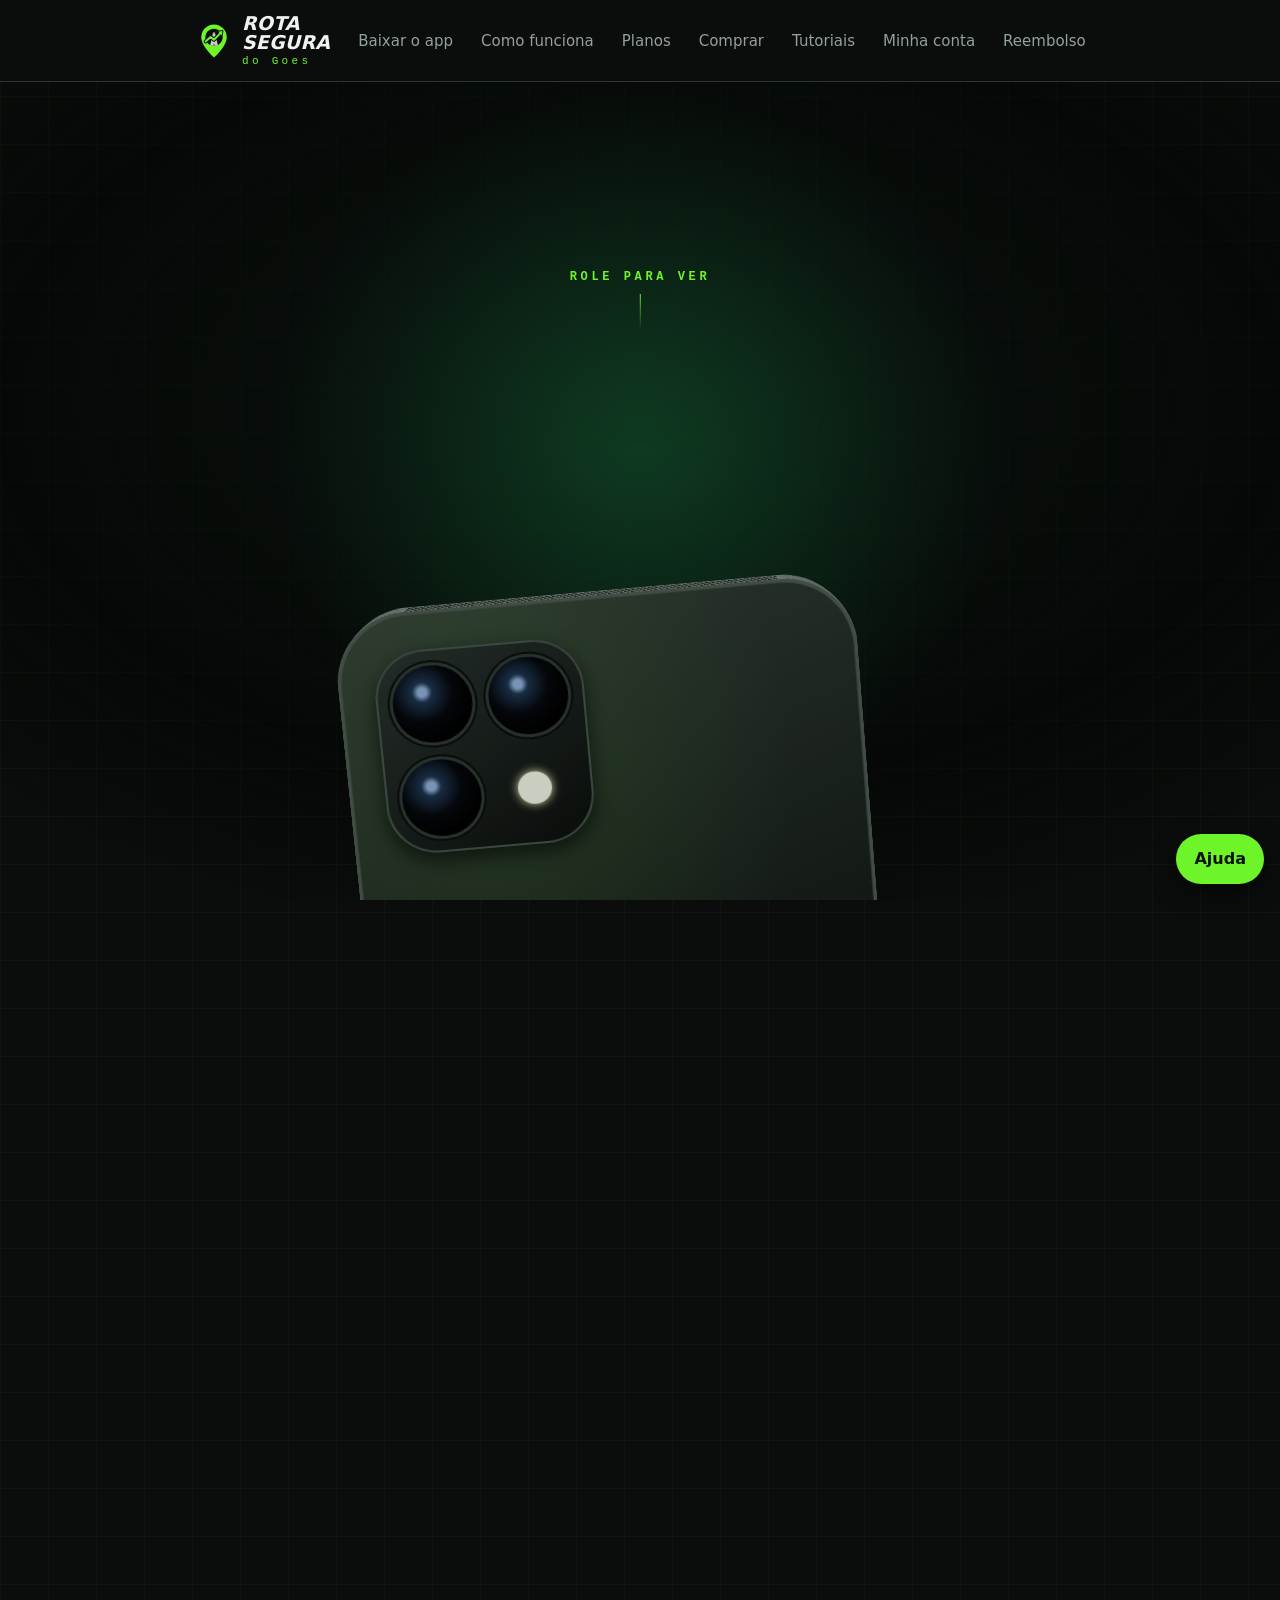
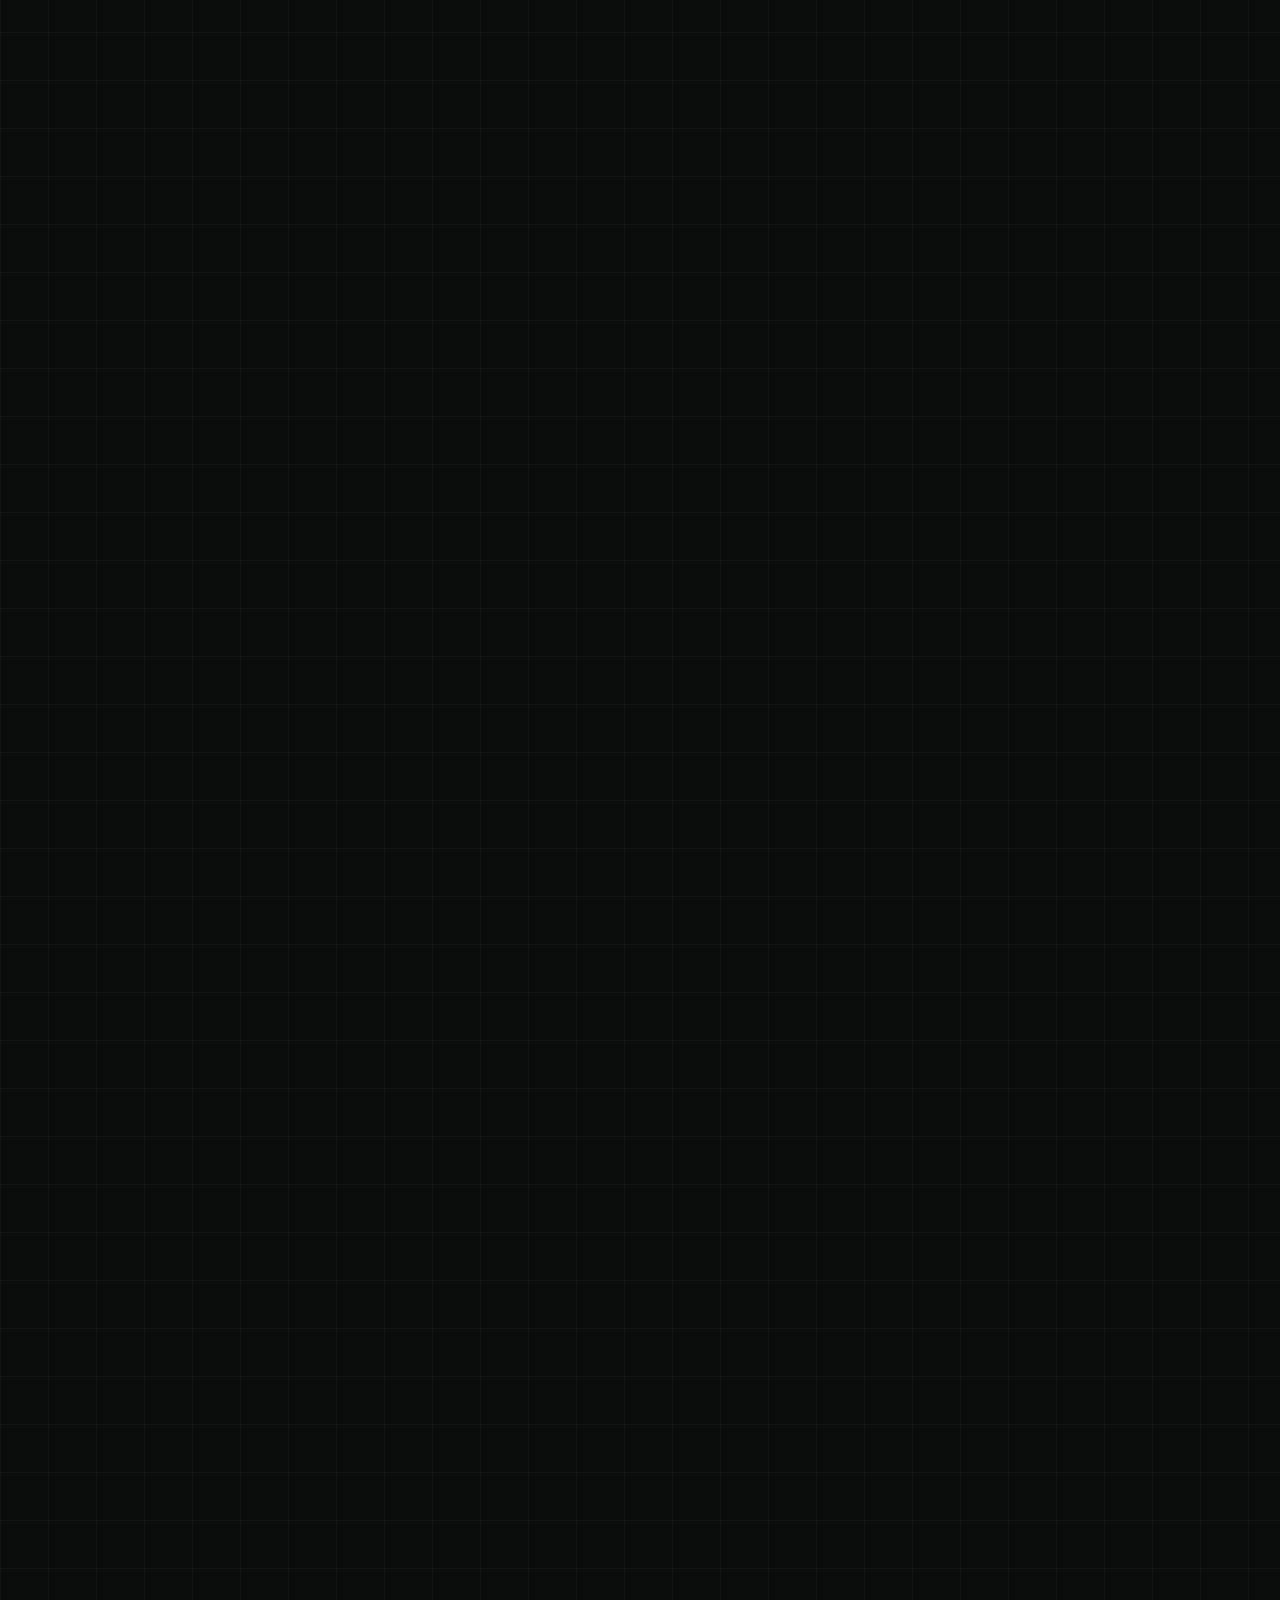
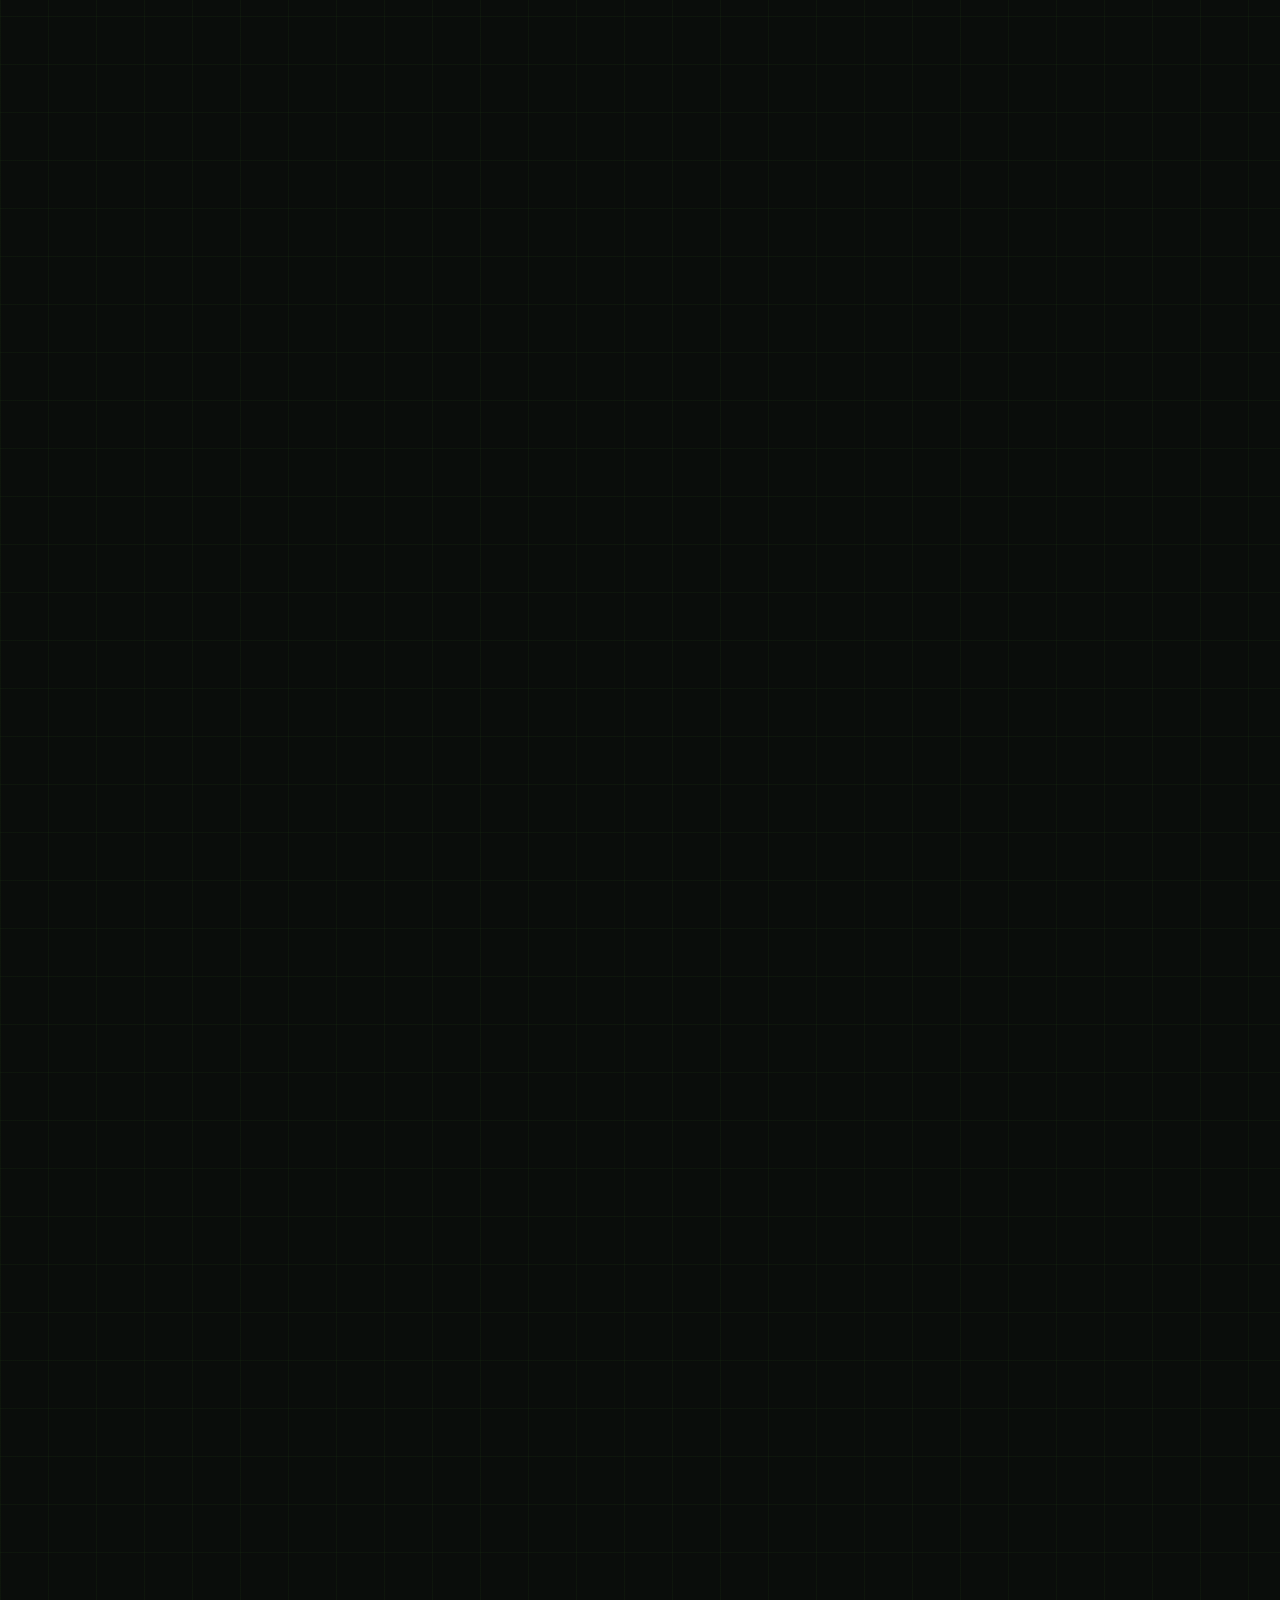
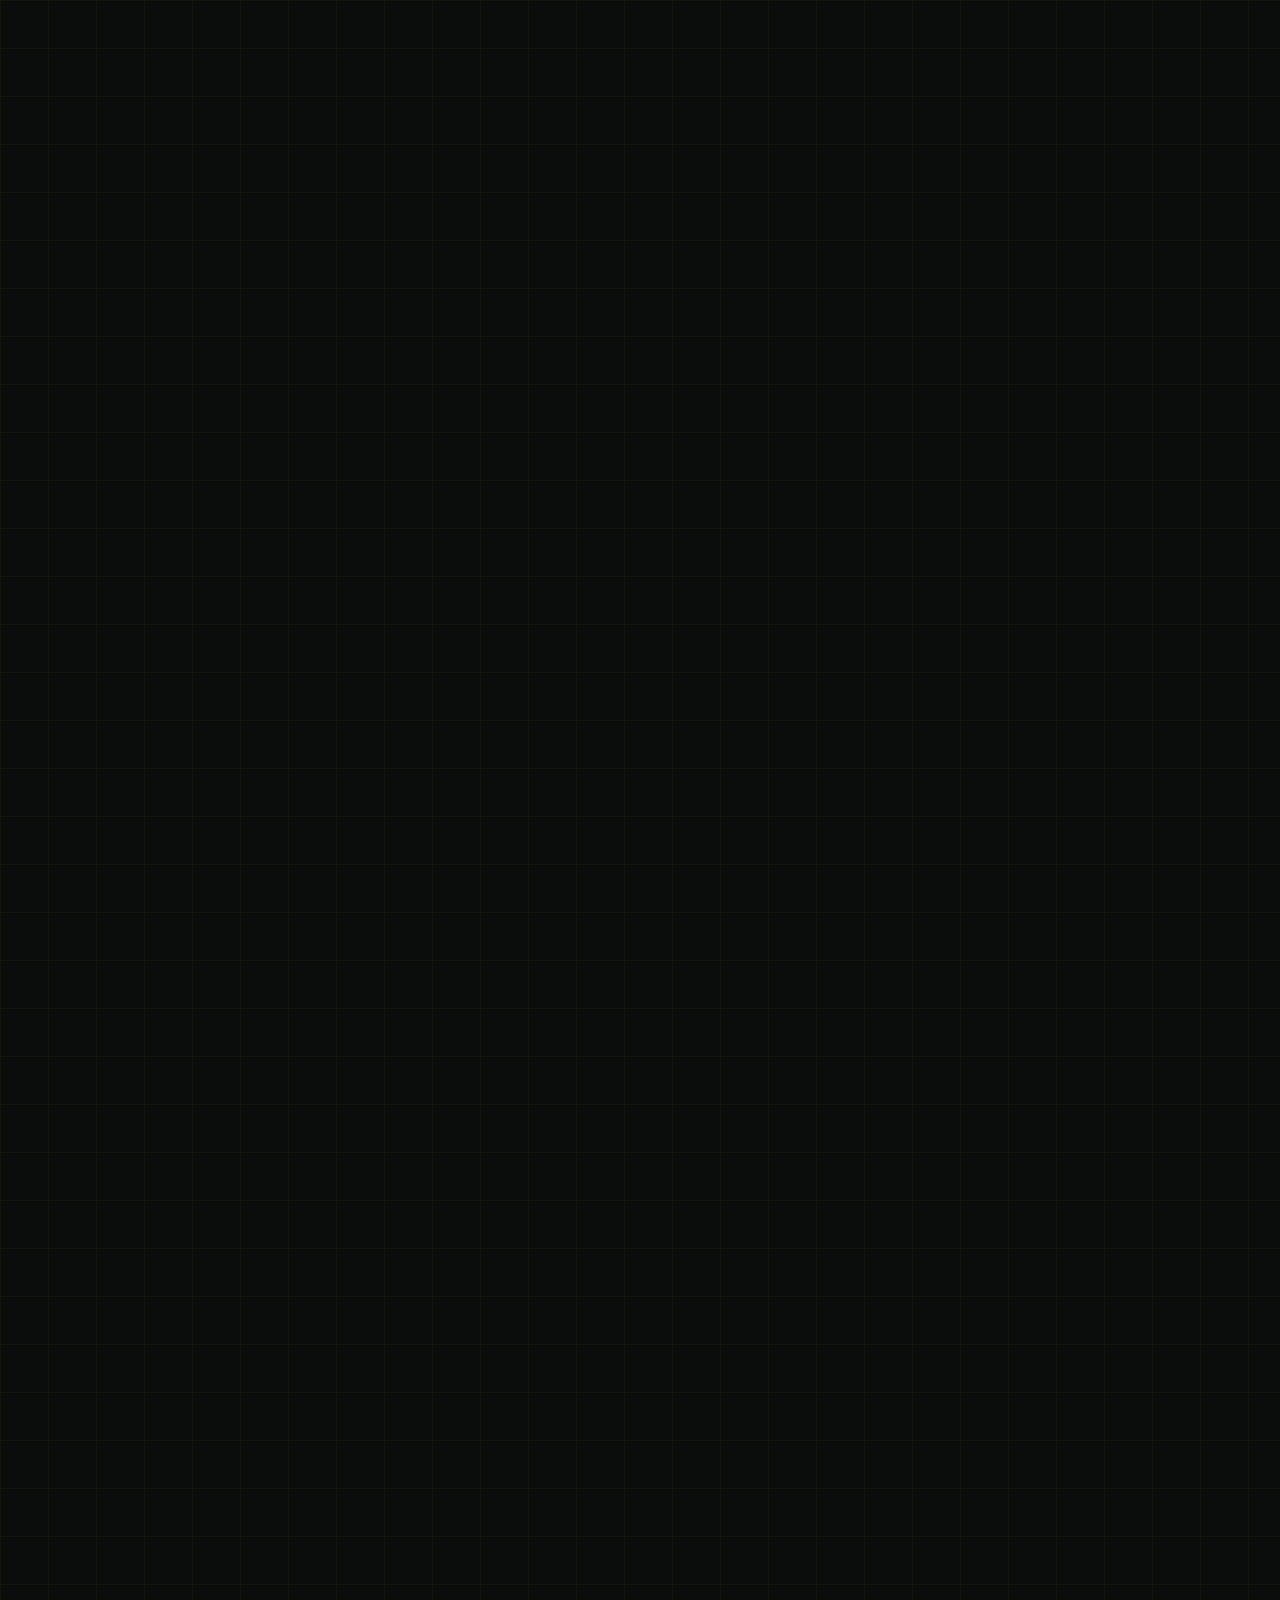
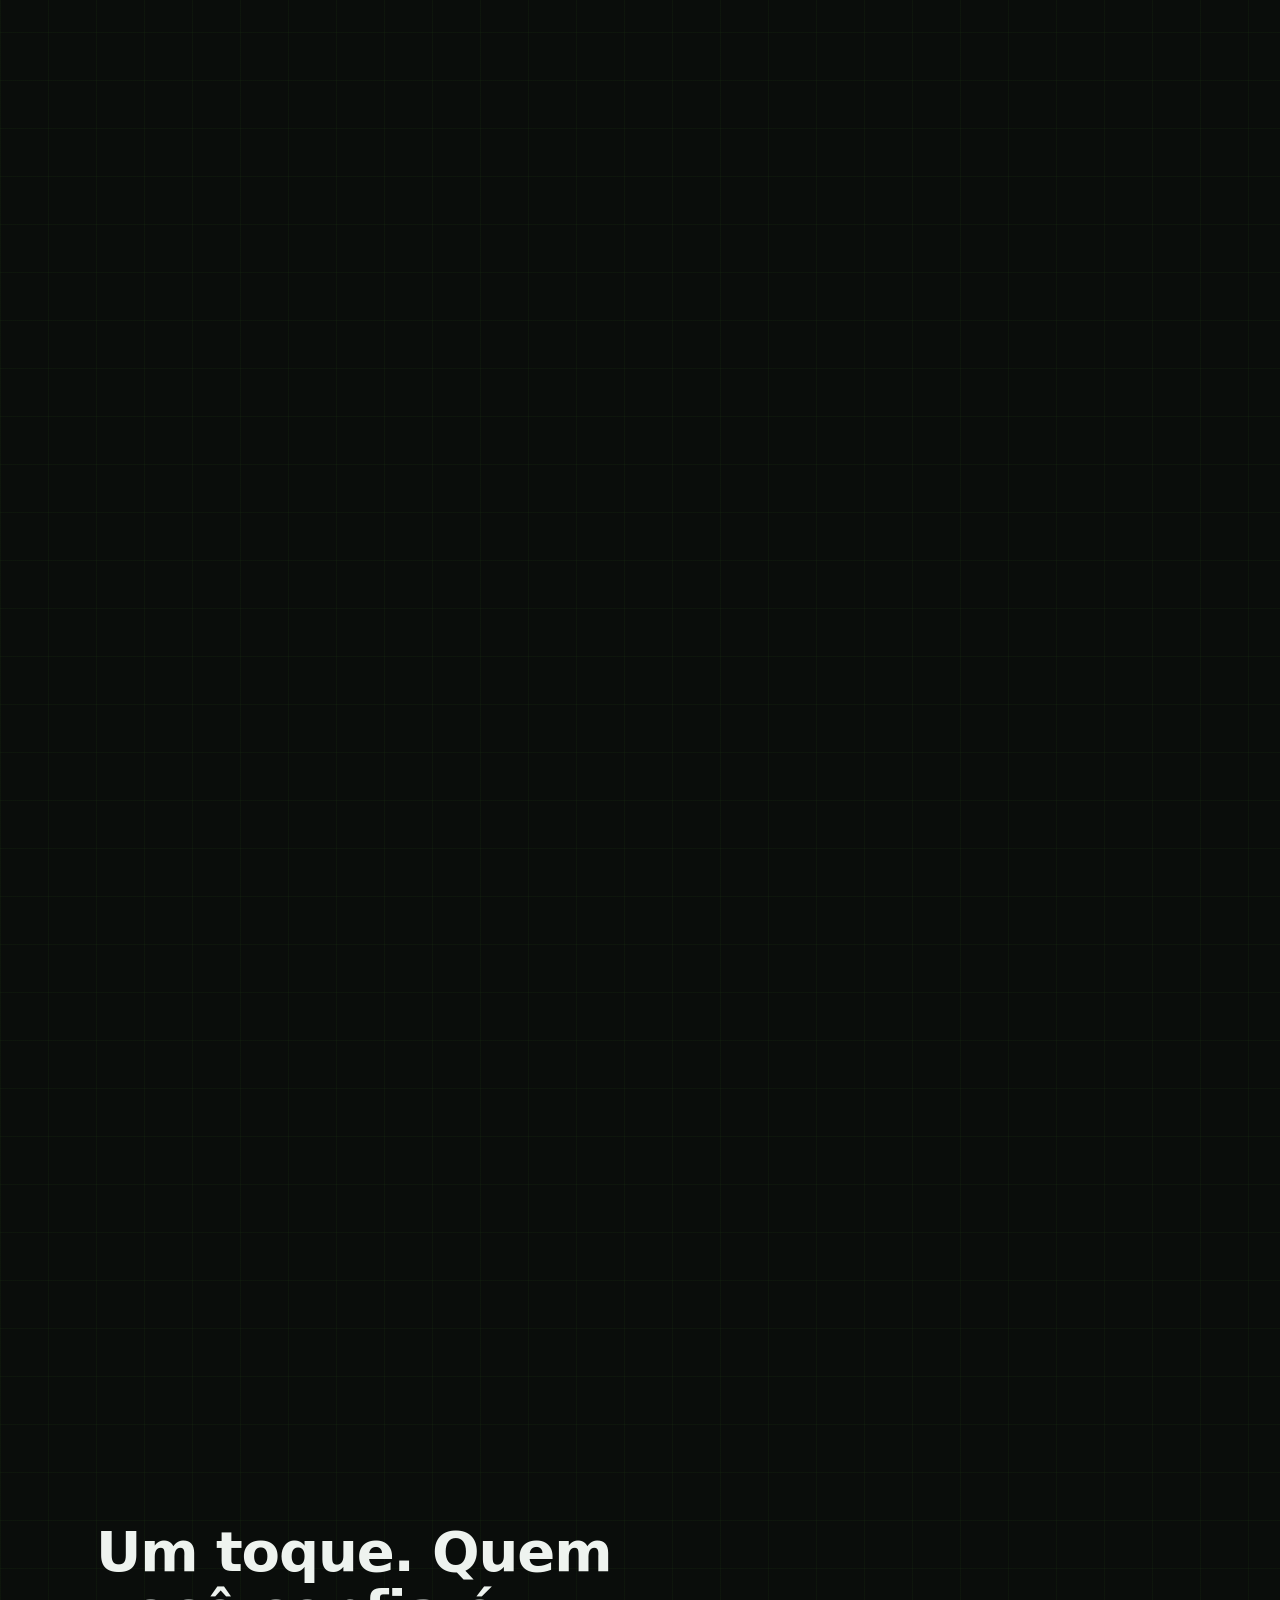
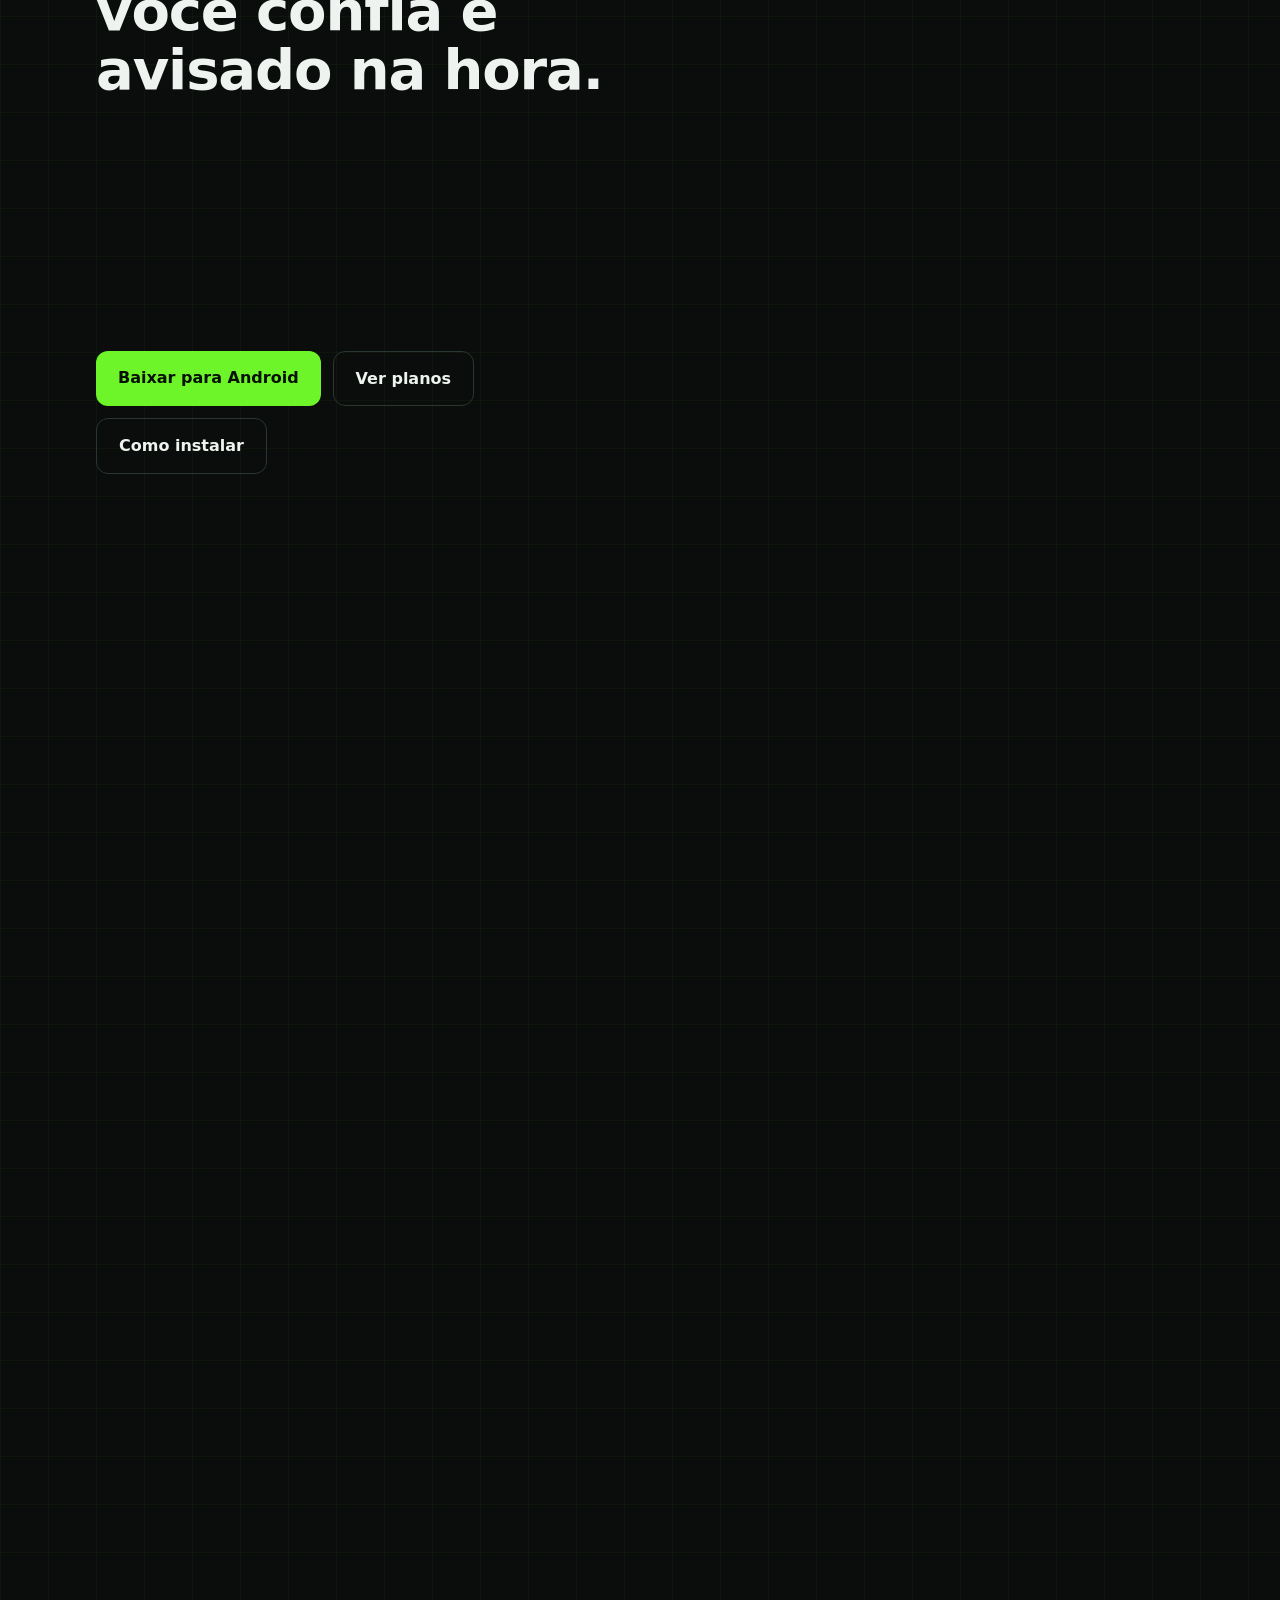
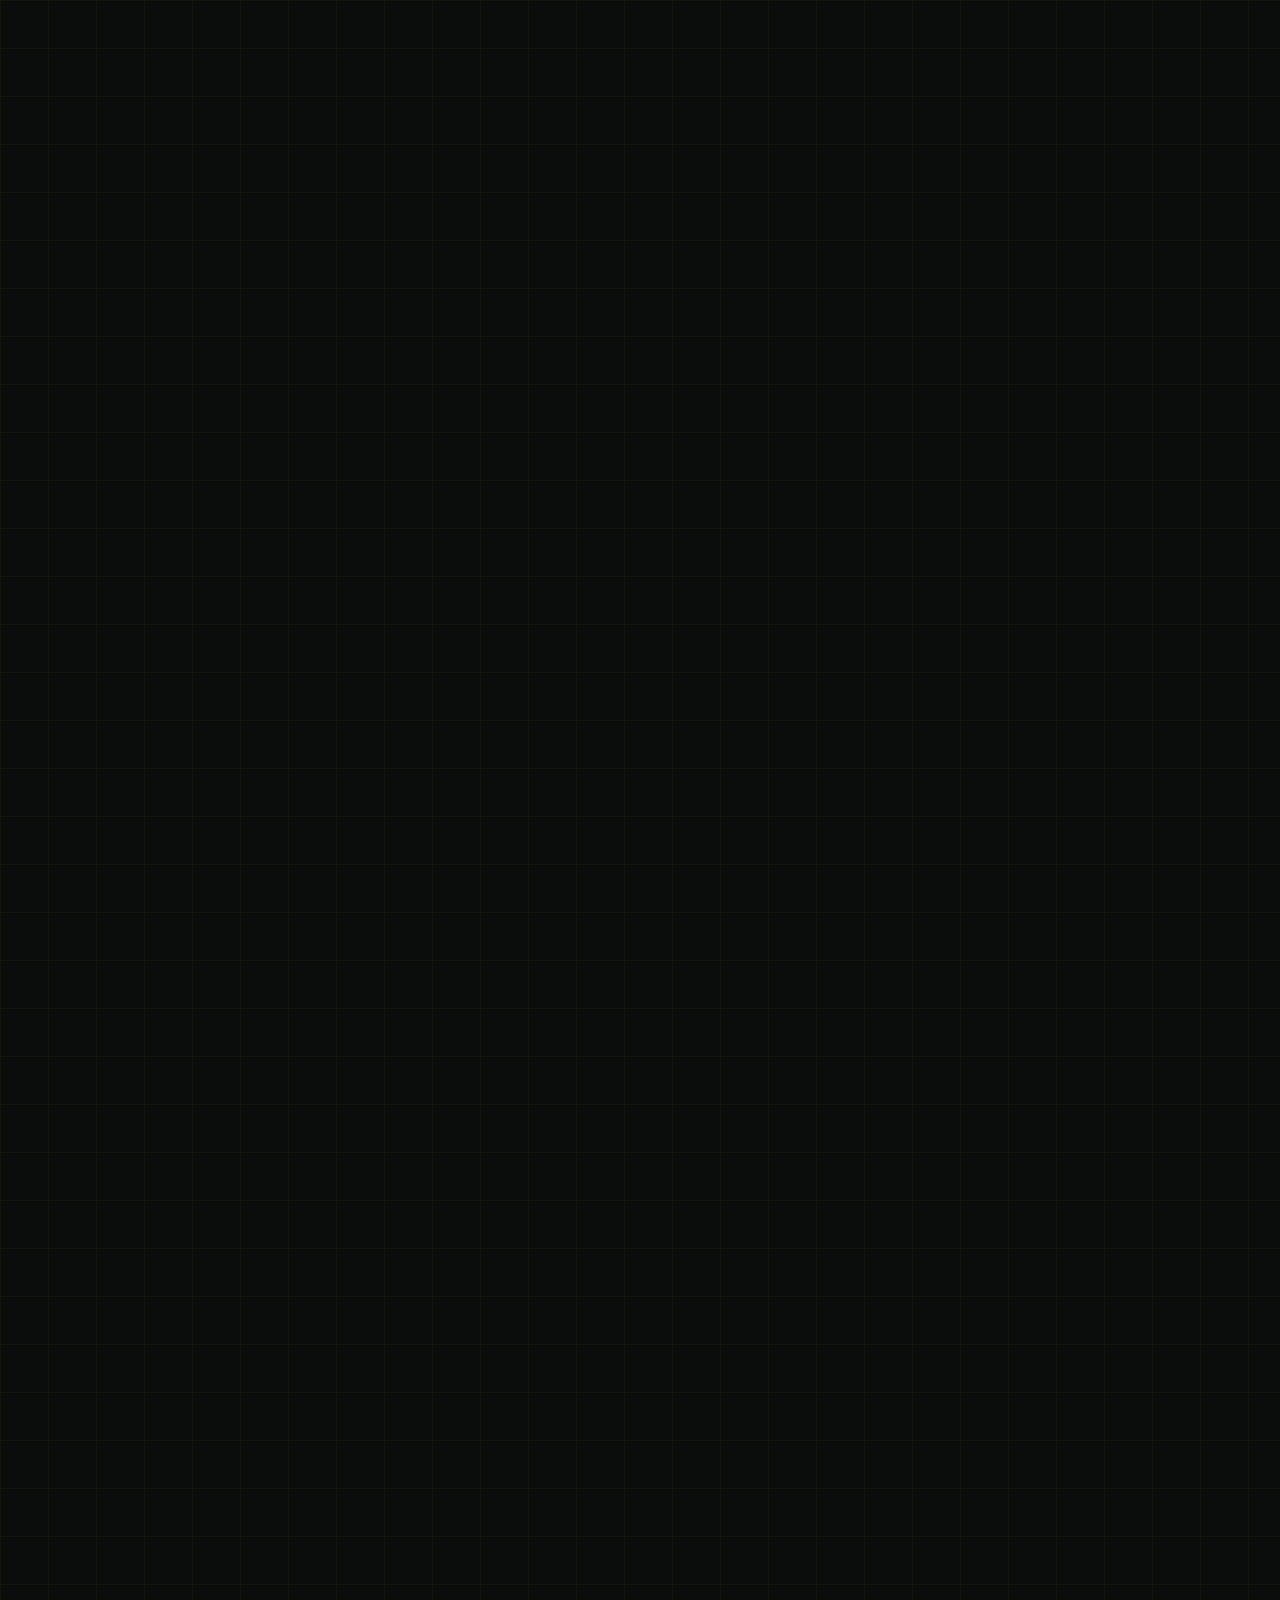
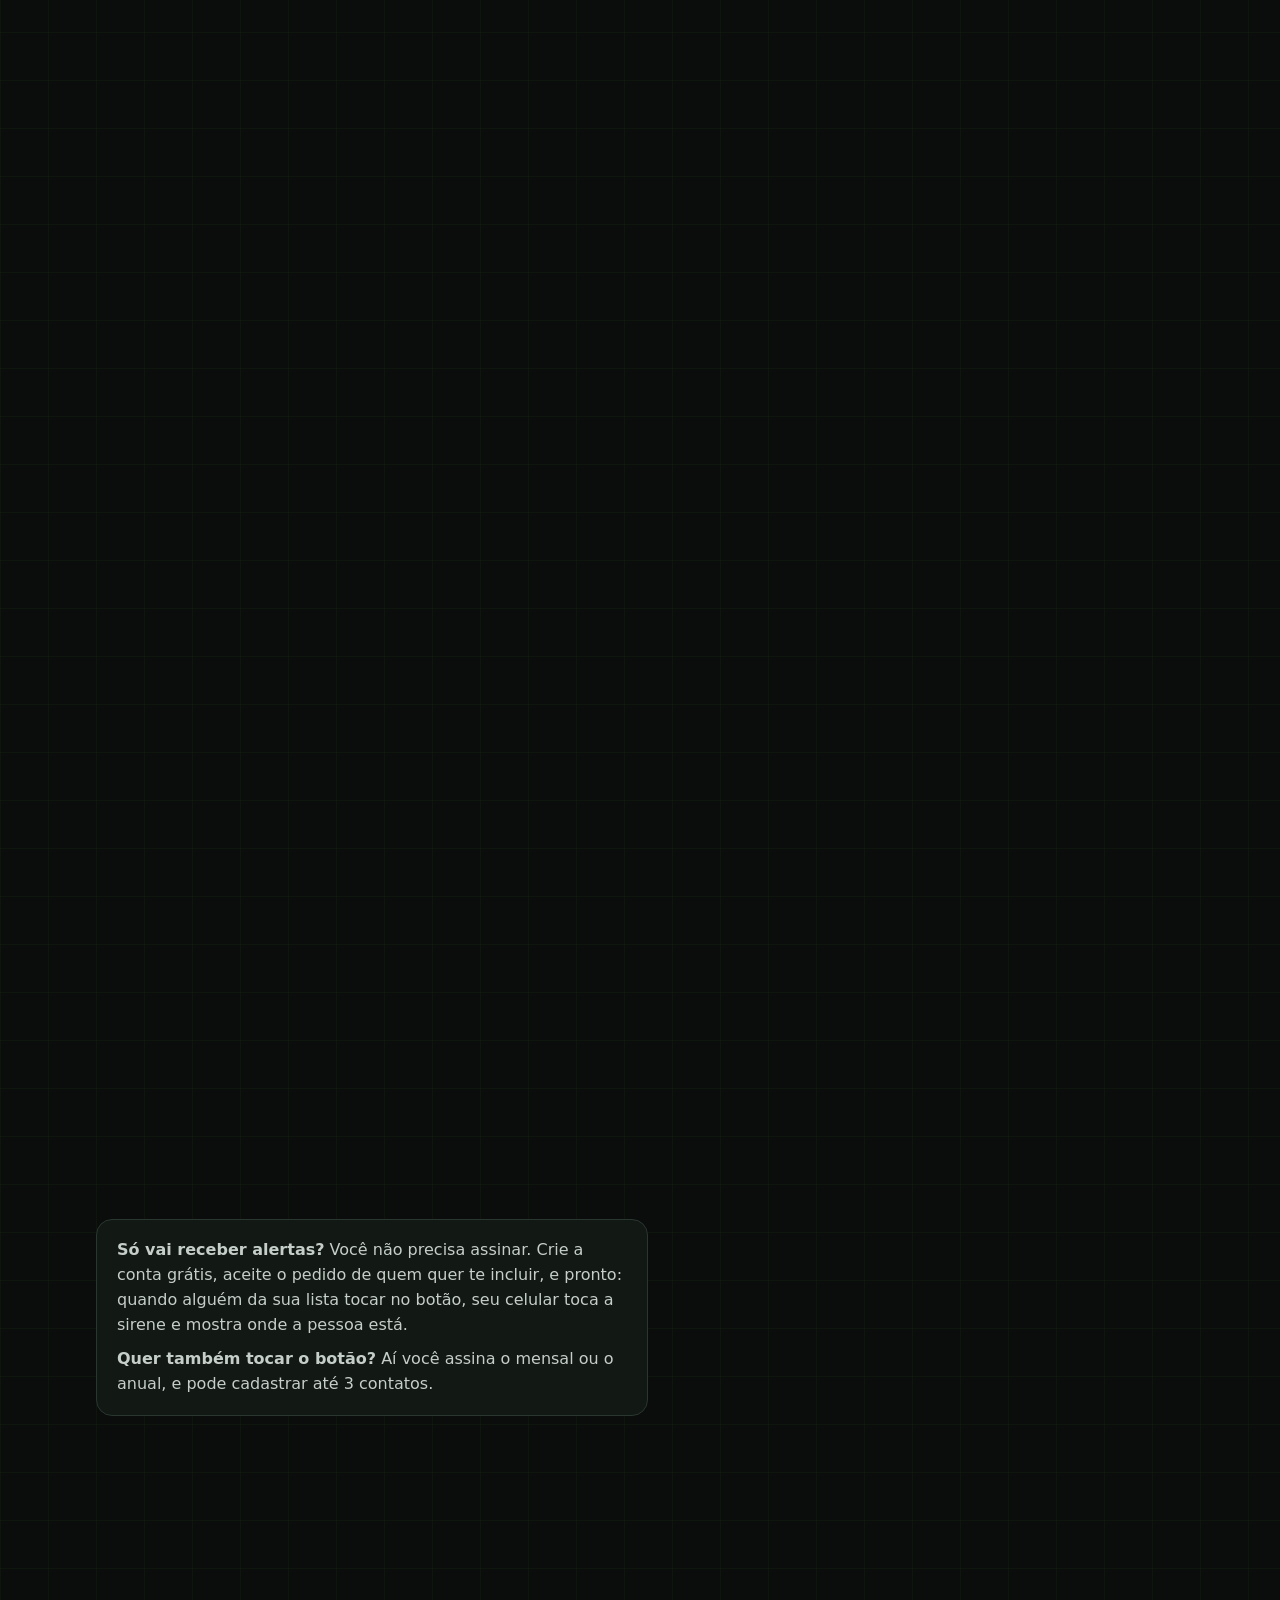
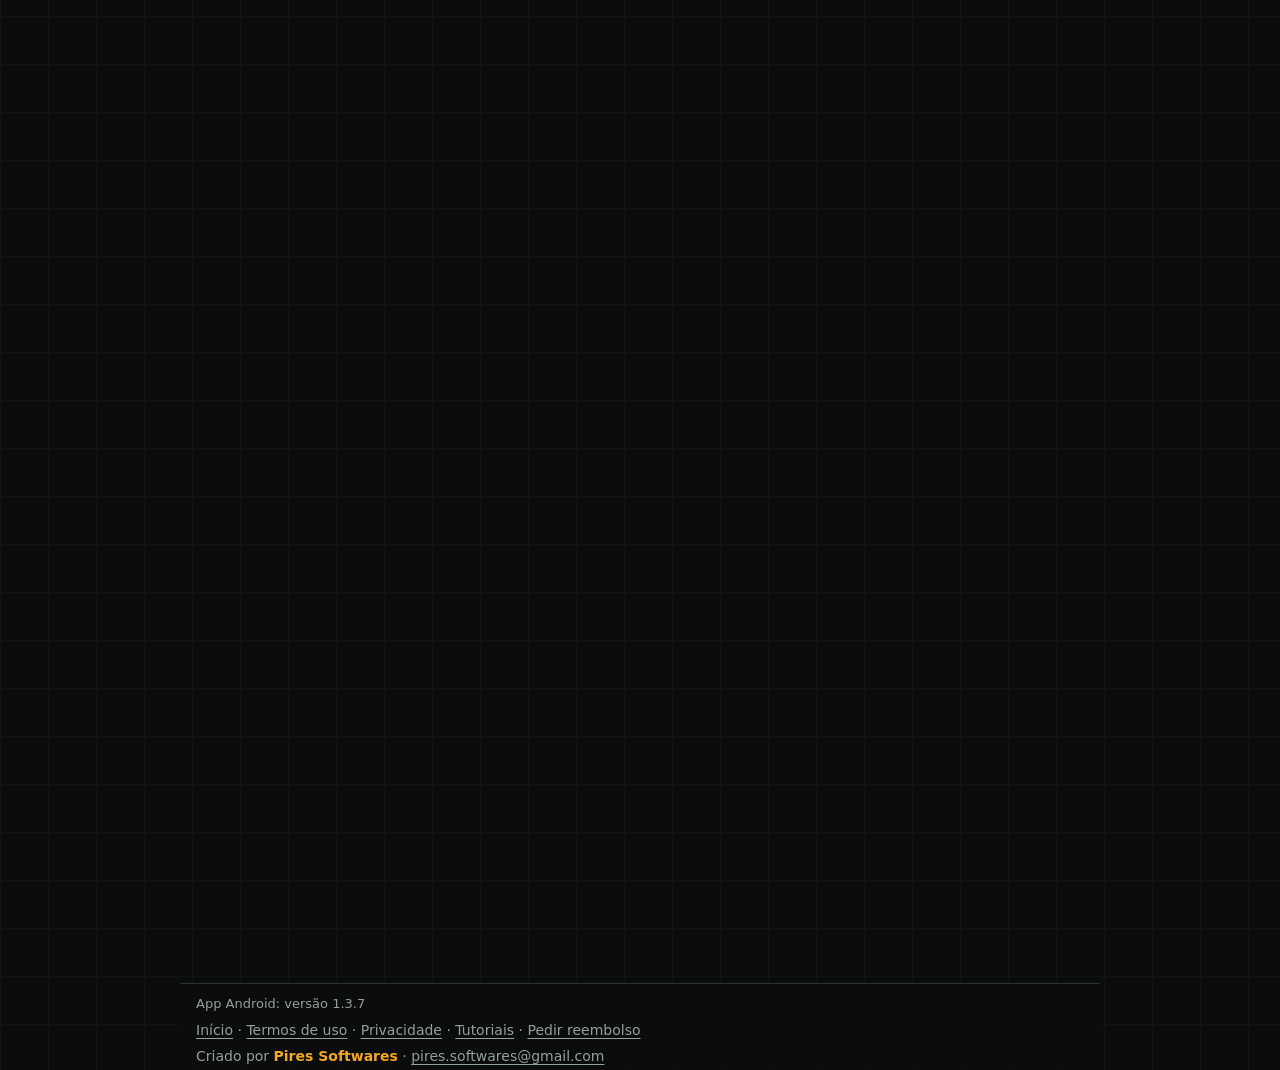
<file: inicio-normal.html>
<!doctype html>
<html lang="pt-BR">
<head>
<meta charset="utf-8">
<meta name="viewport" content="width=device-width, initial-scale=1">
<meta http-equiv="Content-Security-Policy" content="default-src 'self'; script-src 'self' https://www.gstatic.com/firebasejs/10.12.2/; connect-src 'self' https://*.googleapis.com https://rota-segura-pagamentos.dgarpiedits.workers.dev; frame-src https://rota-segura-3a7d8.firebaseapp.com; img-src 'self' data:; style-src 'self'; base-uri 'none'; form-action 'none'">
<meta name="referrer" content="no-referrer">
<title>Rota Segura do Goes</title>
<meta name="robots" content="noindex">
<link rel="icon" href="logo.svg" type="image/svg+xml">
<meta name="theme-color" content="#0A0D0B">
<meta name="description" content="Botão de pânico que dispara um alarme de sirene no celular de quem você confia, com sua localização.">
<script src="antiframe.js"></script>
<link rel="stylesheet" href="style.css?v=7">
<script src="cena.js?v=4" defer></script>
<script type="module" src="app.js"></script>
<script src="rastreio.js" defer></script>
</head>
<body>
<header class="top">
  <div class="top-in">
    <a class="logo" href="./"><img src="logo.svg" alt="" width="36" height="36"><span><b>ROTA SEGURA</b><small>do Goes</small></span></a>
    <nav class="menu" aria-label="Páginas do site">
      <a href="baixar.html">Baixar o app</a>
      <a href="#como">Como funciona</a>
      <a href="#planos">Planos</a>
      <a href="comprar.html">Comprar</a>
      <a href="tutorial.html">Tutoriais</a>
      <a href="conta.html">Minha conta</a>
      <a href="reembolso.html">Reembolso</a>
    </nav>
  </div>
</header>

<a id="promoBanner" class="promo" href="#planos" hidden><span class="promo-tag" id="promoNome">Black November</span><span class="promo-txt">Plano anual por <b id="promoBannerPreco">R$ 59,90</b> <s id="promoBannerAntigo">R$ 79,90</s> <span id="promoContagem">até 30/11</span></span><span class="promo-cta">Ver oferta →</span></a>

<!-- Palco fixo atrás da página inteira: o mesmo celular acompanha todas as seções (cena.js). -->
<div class="estagio" id="estagio" aria-hidden="true">
  <div class="halo"></div>
  <div class="palco" id="palco">
    <div class="fone" id="foneB">
      <div class="corpo">
        <i class="miolo"></i><i class="miolo"></i><i class="miolo"></i><i class="miolo"></i><i class="miolo"></i><i class="miolo"></i><i class="miolo"></i>
        <i class="lado le"></i><i class="lado ld"></i><i class="lado lt"></i><i class="lado lb"></i>
        <div class="face costas"><span class="modulo"><i></i><i></i><i></i></span><span class="marca"></span><span class="luz"></span></div>
        <div class="face frente">
          <div class="tela">
          <img class="on" data-t="alarme" src="telas-reais/tela-alarme.webp" alt="" width="400" height="889">
            <span class="apagada"></span>
          </div>
          <span class="reflexo"></span><span class="luz"></span>
        </div>
      </div>
    </div>
    <div class="feixe" id="feixe"><i></i><i></i><i></i><i></i><i></i><i></i></div>
    <span class="sinal"></span>
    <span class="impacto"></span>
    <div class="fone" id="foneA">
      <div class="corpo">
        <i class="miolo"></i><i class="miolo"></i><i class="miolo"></i><i class="miolo"></i><i class="miolo"></i><i class="miolo"></i><i class="miolo"></i>
        <i class="lado le"></i><i class="lado ld"></i><i class="lado lt"></i><i class="lado lb"></i>
        <div class="face costas"><span class="modulo"><i></i><i></i><i></i></span><span class="marca"></span><span class="luz"></span></div>
        <div class="face frente">
          <div class="tela">
          <img class="on" data-t="motorista" src="telas-reais/tela-motorista.webp" alt="Tela de um app de corrida com o botão de pânico flutuante" width="376" height="801">
          <img data-t="principal" src="telas-reais/tela-principal.webp" alt="" width="400" height="889" loading="lazy">
          <img data-t="contato" src="telas-reais/tela-contato.webp" alt="" width="400" height="889">
          <img data-t="botao" src="telas-reais/tela-botao.webp" alt="" width="400" height="889" loading="lazy">
          <img data-t="alarme" src="telas-reais/tela-alarme.webp" alt="" width="400" height="889" loading="lazy">
            <span class="apagada"></span><span class="pressao"></span>
          </div>
          <span class="reflexo"></span><span class="luz"></span>
        </div>
      </div>
    </div>
  </div>
  <p class="frase">Tem alguém me seguindo.</p>
  <p class="frase">Estou com medo.</p>
  <p class="frase">Preciso de ajuda agora.</p>
  <p class="protecao"><b>Proteção que chega antes do silêncio.</b> Sirene, tela vermelha e sua localização no mapa, mesmo com o celular no silencioso.</p>
  <p class="rolar">Role para ver</p>
  <div class="flash"></div>
  <div class="veu"></div>
</div>

<main>
  <section id="cena" class="cena" aria-label="Como o alerta funciona">
    <p class="sr-only">Uma pessoa pensa: tem alguém me seguindo, estou com medo, preciso de ajuda agora. Ela toca o botão de pânico do Rota Segura e o celular de um contato recebe na hora um alarme de sirene com a localização dela. Proteção que chega antes do silêncio.</p>
  </section>

  <section id="inicio" class="wrap hero vit" data-fone="principal">
    <p class="eyebrow">Botão de pânico · alerta em tempo real</p>
    <h1>Um toque. Quem você confia é avisado na hora.</h1>
    <p>O Rota Segura coloca um botão de pânico na sua tela. Ao tocar, seus contatos recebem um <b>alarme de sirene em tela cheia</b>, mesmo com o celular no silencioso, com o link da sua localização no mapa. <b>Funciona de app para app: seus contatos também instalam o Rota Segura</b> (para eles, o plano gratuito basta).</p>
    <div class="cta">
      <a class="btn" href="https://github.com/admmkt/rota-segura/releases/latest/download/RotaSegura.apk">Baixar para Android</a>
      <a class="btn ghost" href="#planos">Ver planos</a>
      <a class="btn ghost" href="tutorial.html#instalar">Como instalar</a>
    </div>
  </section>

  <section id="por-dentro" class="wrap passeio" aria-labelledby="pd-titulo">
    <h2 id="pd-titulo">Por dentro do app</h2>
    <article class="passo vit" data-fone="principal" data-giro="1">
      <h3>Tudo num painel só</h3>
      <p>Plano, botão de pânico e contatos na mesma tela. Quem cuida vê na hora se o alerta está pronto.</p>
    </article>
    <article class="passo vit" data-fone="contato">
      <h3>Cadastre quem deve ser avisado</h3>
      <p>Até <b>3 contatos</b>, pelo e-mail que eles usam no app. Só quem aceitar recebe os alertas.</p>
    </article>
    <article class="passo vit" data-fone="botao">
      <h3>Um toque e o alerta sai</h3>
      <p>O botão fica por cima de qualquer app. Ele envia sua localização para os contatos que aceitaram.</p>
    </article>
  </section>

  <section id="dois-apps" class="wrap" data-fone="alarme">
    <h2>Funciona de app para app</h2>
    <p class="ponte-lead">O Rota Segura não manda SMS nem faz ligação: o alerta vai <b>de um app para o outro</b>, pela internet. Por isso, <b>você e cada contato precisam ter o Rota Segura instalado</b>, cada um com a própria conta.</p>
    <div class="ponte" aria-hidden="true">
      <div class="lado envia">
        <svg viewBox="0 0 60 100" width="60" height="100"><rect x="3" y="3" width="54" height="94" rx="10"/><circle class="bp" cx="30" cy="46" r="13"/><text x="30" y="52" text-anchor="middle">!</text></svg>
        <b>Quem pede ajuda</b>
        <small>Plano completo · toca o botão</small>
      </div>
      <div class="fio"><span></span><span></span><span></span><em>internet</em></div>
      <div class="lado recebe">
        <svg viewBox="0 0 60 100" width="60" height="100"><rect x="3" y="3" width="54" height="94" rx="10"/><path class="sir" d="M18 56a12 12 0 0 1 24 0v6H18z"/><rect class="sir" x="15" y="62" width="30" height="5" rx="2"/></svg>
        <b>Quem recebe</b>
        <small>Plano gratuito já basta · sirene + mapa</small>
      </div>
    </div>
    <ul class="checks">
      <li><b>Os dois instalam o app</b> e criam conta (o contato pode usar o plano gratuito).</li>
      <li><b>O contato aceita o seu pedido</b> no app dele.</li>
      <li><b>Os dois celulares com internet</b> (dados móveis ou Wi-Fi).</li>
    </ul>
    <p class="muted">Mande este endereço para os seus contatos baixarem: <b class="url">admmkt.github.io/rota-segura</b></p>
  </section>

  <section id="como" class="wrap" data-fone="contato">
    <h2>Como funciona</h2>
    <ol class="steps">
      <li><b>Crie sua conta</b> no app e adicione até <b>3 contatos</b> pelo e-mail.</li>
      <li><b>O contato aceita</b> o pedido no app dele — só quem aceitou recebe seus alertas.</li>
      <li><b>Em perigo, toque no botão.</b> O celular do contato toca a sirene, pisca em vermelho e mostra onde você está.</li>
    </ol>
    <div class="internet" role="note">
      <h3>Precisa de internet</h3>
      <p>O alerta viaja pela internet: <b>o seu celular e o do contato precisam estar conectados</b> (dados móveis ou Wi-Fi). Sem conexão, o alerta fica guardado e só sai quando a internet voltar. Em lugares sem sinal, ligue para <b>190</b>.</p>
    </div>
  </section>

  <section id="planos" class="wrap vit" data-giro="1" data-fone="principal">
    <h2>Planos</h2>
    <div class="plans">
      <div class="plan">
        <h3>Gratuito</h3>
        <p class="price">R$ 0</p>
        <p>Só recebe os alertas dos seus contatos. <b>Não precisa assinar nada.</b></p>
      </div>
      <div class="plan">
        <h3>Mensal</h3>
        <p class="price">R$ <span class="pMensal">9,90</span><small>/mês</small></p>
        <p>Botão de pânico para até <b>3 contatos</b>, envio com localização, teste diário e todos os recursos. Cartão, pelo Mercado Pago. Cancele quando quiser.</p>
      </div>
      <!-- Plano família adiado (27/10): o servidor já tem, só mostrar de novo aqui, no botão abaixo e nos termos.
      <div class="plan">
        <h3>Família</h3>
        <p class="price">R$ <span class="pFamilia">14,90</span><small>/mês</small></p>
        <p>Você e mais <span class="pFamiliaMax">4</span> pessoas (<span class="pFamiliaTotal">5</span> no total) com o plano completo. Cada pessoa cria a conta no app com o próprio e-mail e você adiciona em Minha conta.</p>
      </div>
      -->
      <div class="plan featured">
        <h3>Anual</h3>
        <span id="selo" class="selo" hidden>Black November</span>
        <p class="price"><s id="precoAntigo" class="antigo" hidden>R$ 79,90</s> R$ <span id="precoAnual">79,90</span></p>
        <p>Pagamento único por 12 meses, via Pix ou cartão, sem renovação automática. Equivale a ~R$ <span id="equiv">6,66</span>/mês.<span id="promoAte"></span></p>
      </div>
    </div>
    <div class="quem-recebe">
      <p><b>Só vai receber alertas?</b> Você não precisa assinar. Crie a conta grátis, aceite o pedido de quem quer te incluir, e pronto: quando alguém da sua lista tocar no botão, seu celular toca a sirene e mostra onde a pessoa está.</p>
      <p><b>Quer também tocar o botão?</b> Aí você assina o mensal ou o anual, e pode cadastrar até 3 contatos.</p>
    </div>
    <p class="cta"><a class="btn" href="comprar.html">Quero comprar — passo a passo</a></p>
  </section>

  <section id="assinar" class="wrap vit" data-giro="1" data-fone="principal">
    <h2>Pronto para começar?</h2>
    <div class="card">
      <p>Escolha o seu plano e baixe o app no celular em poucos minutos.</p>
      <div class="cta">
        <a class="btn" href="comprar.html">Comprar agora</a>
        <a class="btn ghost" href="comprar.html">Já comprei: entrar na minha conta</a>
      </div>
    </div>
  </section>

  <section id="instalacao" class="wrap vit" data-giro="1" data-fone="botao">
    <h2>Instalação</h2>
    <p><a href="tutorial.html#instalar">Veja o passo a passo completo.</a></p>
    <p>O Rota Segura é distribuído direto por aqui, fora da Play Store. Ao abrir o arquivo baixado, o Android pede para <b>permitir instalar apps desta fonte</b> — isso é normal para qualquer app fora da loja. O app é assinado digitalmente pelo desenvolvedor; versões falsificadas não instalam por cima dele.</p>
  </section>
</main>

<footer class="wrap muted">
  <p class="versao">App Android: versão <span data-versao>—</span></p>
  <p><a href="./">Início</a> · <a href="termos.html">Termos de uso</a> · <a href="privacidade.html">Privacidade</a> · <a href="tutorial.html">Tutoriais</a> · <a href="reembolso.html">Pedir reembolso</a></p>
  <p class="criado">Criado por <b>Pires Softwares</b> · <a href="mailto:pires.softwares@gmail.com">pires.softwares@gmail.com</a></p>
</footer>
<script src="versao.js" defer></script>
<script src="ajuda.js" defer></script>
</body>
</html>
</file>
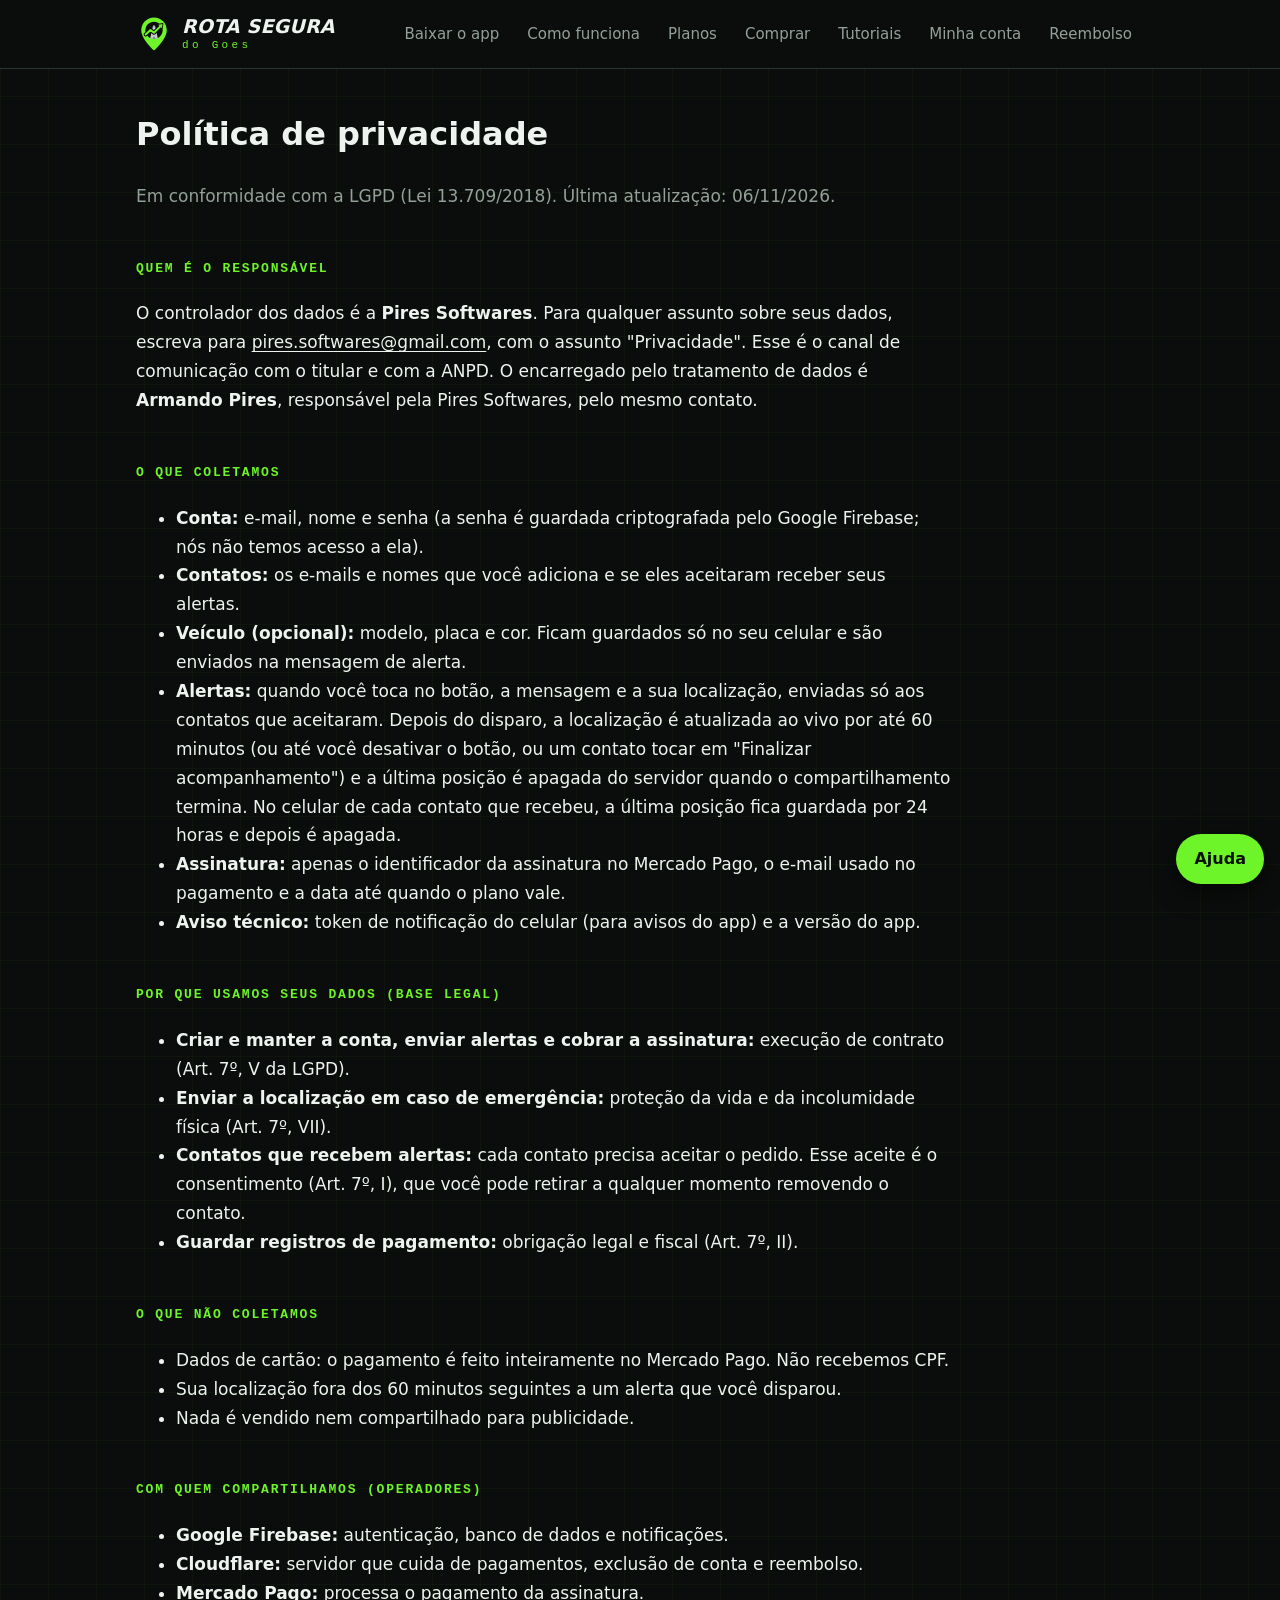
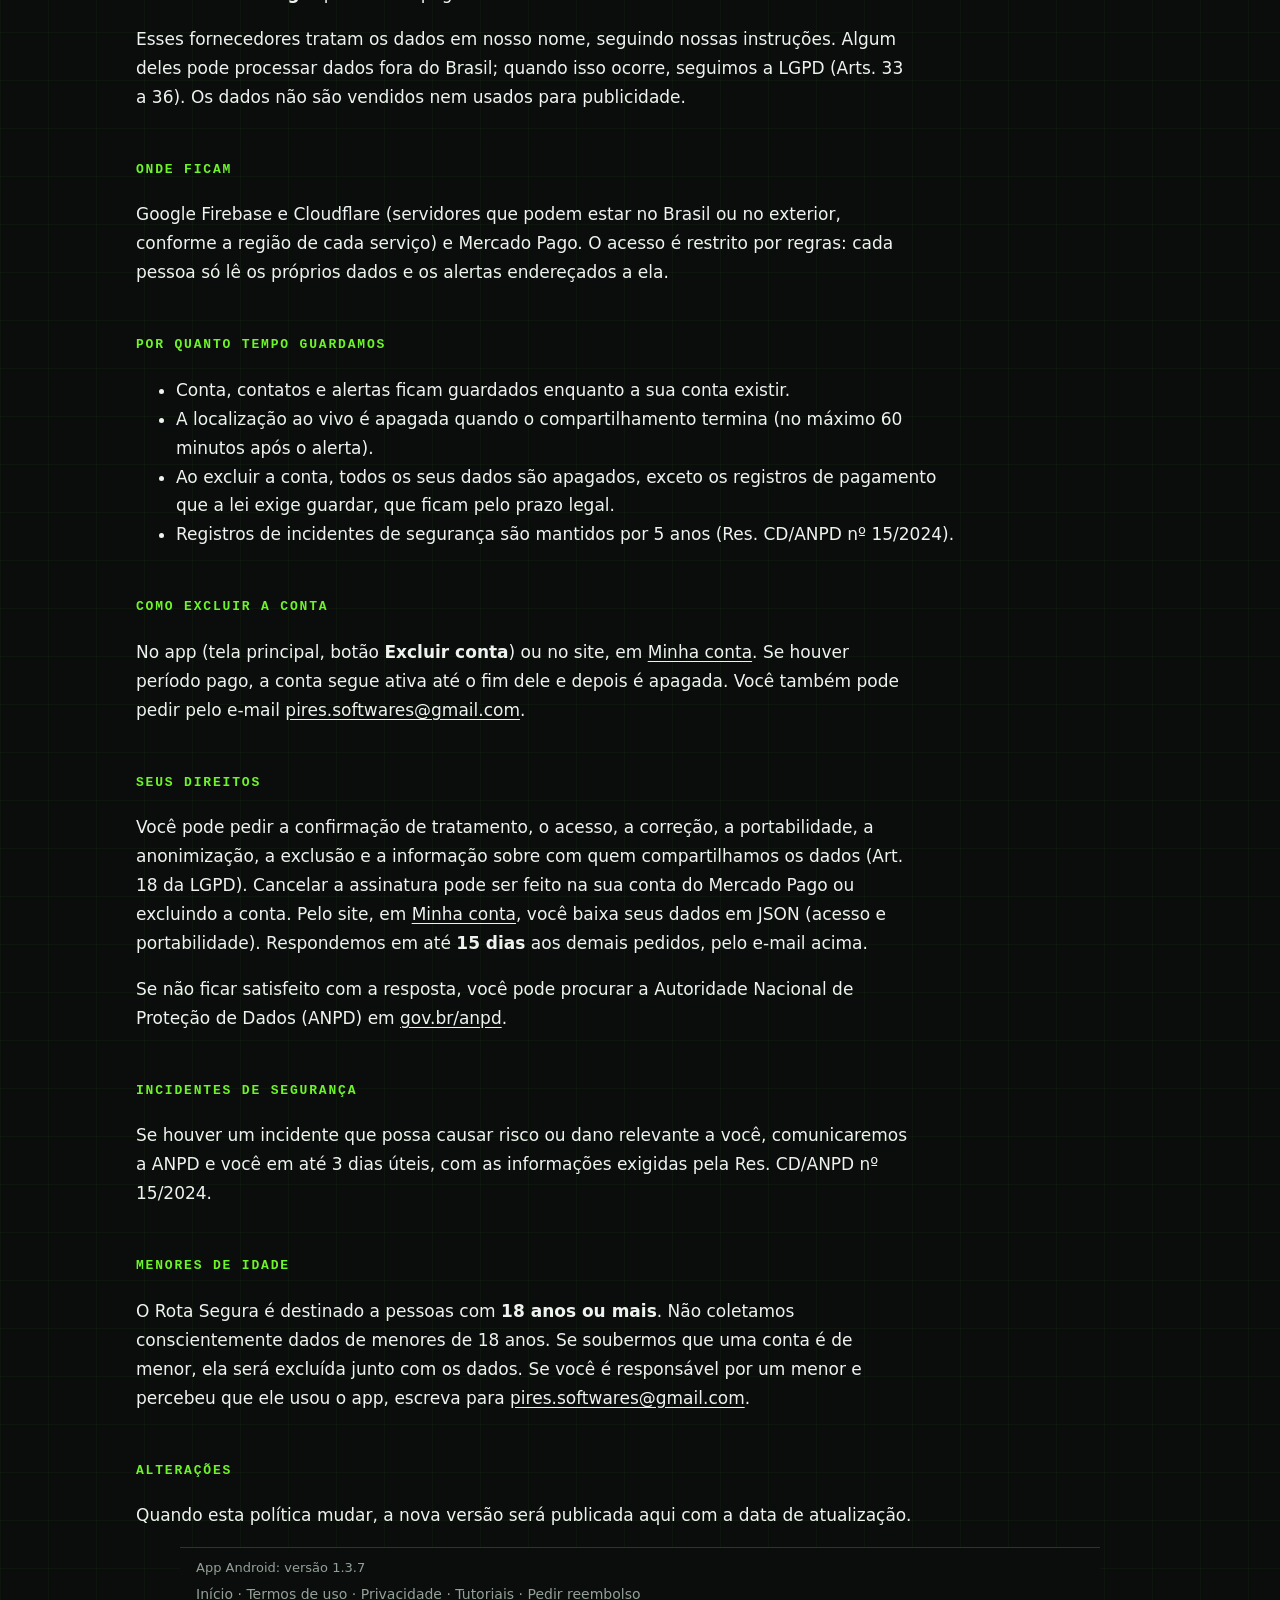
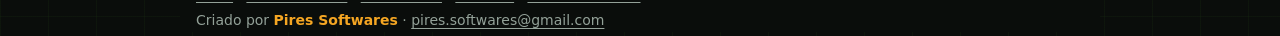
<file: privacidade.html>
<!doctype html>
<html lang="pt-BR">
<head>
<meta charset="utf-8">
<meta name="viewport" content="width=device-width, initial-scale=1">
<script src="antiframe.js"></script>
<meta http-equiv="Content-Security-Policy" content="default-src 'self'; style-src 'self'; base-uri 'none'">
<title>Privacidade — Rota Segura</title>
<link rel="stylesheet" href="style.css">
<script src="rastreio.js" defer></script>
</head>
<body class="apoio">
<header class="top">
  <div class="top-in">
    <a class="logo" href="./"><img src="logo.svg" alt="" width="36" height="36"><span><b>ROTA SEGURA</b><small>do Goes</small></span></a>
    <nav class="menu" aria-label="Páginas do site">
      <a href="baixar.html">Baixar o app</a>
      <a href="index.html#como">Como funciona</a>
      <a href="index.html#planos">Planos</a>
      <a href="comprar.html">Comprar</a>
      <a href="tutorial.html">Tutoriais</a>
      <a href="conta.html">Minha conta</a>
      <a href="reembolso.html">Reembolso</a>
    </nav>
  </div>
</header>
<main class="wrap">
  <h1>Política de privacidade</h1>
  <p class="muted">Em conformidade com a LGPD (Lei 13.709/2018). Última atualização: 06/11/2026.</p>

  <h2>Quem é o responsável</h2>
  <p>O controlador dos dados é a <b>Pires Softwares</b>. Para qualquer assunto sobre seus dados, escreva para <a href="mailto:pires.softwares@gmail.com">pires.softwares@gmail.com</a>, com o assunto "Privacidade". Esse é o canal de comunicação com o titular e com a ANPD. O encarregado pelo tratamento de dados é <b>Armando Pires</b>, responsável pela Pires Softwares, pelo mesmo contato.</p>

  <h2>O que coletamos</h2>
  <ul>
    <li><b>Conta:</b> e-mail, nome e senha (a senha é guardada criptografada pelo Google Firebase; nós não temos acesso a ela).</li>
    <li><b>Contatos:</b> os e-mails e nomes que você adiciona e se eles aceitaram receber seus alertas.</li>
    <li><b>Veículo (opcional):</b> modelo, placa e cor. Ficam guardados só no seu celular e são enviados na mensagem de alerta.</li>
    <li><b>Alertas:</b> quando você toca no botão, a mensagem e a sua localização, enviadas só aos contatos que aceitaram. Depois do disparo, a localização é atualizada ao vivo por até 60 minutos (ou até você desativar o botão, ou um contato tocar em "Finalizar acompanhamento") e a última posição é apagada do servidor quando o compartilhamento termina. No celular de cada contato que recebeu, a última posição fica guardada por 24 horas e depois é apagada.</li>
    <li><b>Assinatura:</b> apenas o identificador da assinatura no Mercado Pago, o e-mail usado no pagamento e a data até quando o plano vale.</li>
    <li><b>Aviso técnico:</b> token de notificação do celular (para avisos do app) e a versão do app.</li>
  </ul>

  <h2>Por que usamos seus dados (base legal)</h2>
  <ul>
    <li><b>Criar e manter a conta, enviar alertas e cobrar a assinatura:</b> execução de contrato (Art. 7º, V da LGPD).</li>
    <li><b>Enviar a localização em caso de emergência:</b> proteção da vida e da incolumidade física (Art. 7º, VII).</li>
    <li><b>Contatos que recebem alertas:</b> cada contato precisa aceitar o pedido. Esse aceite é o consentimento (Art. 7º, I), que você pode retirar a qualquer momento removendo o contato.</li>
    <li><b>Guardar registros de pagamento:</b> obrigação legal e fiscal (Art. 7º, II).</li>
  </ul>

  <h2>O que não coletamos</h2>
  <ul>
    <li>Dados de cartão: o pagamento é feito inteiramente no Mercado Pago. Não recebemos CPF.</li>
    <li>Sua localização fora dos 60 minutos seguintes a um alerta que você disparou.</li>
    <li>Nada é vendido nem compartilhado para publicidade.</li>
  </ul>

  <h2>Com quem compartilhamos (operadores)</h2>
  <ul>
    <li><b>Google Firebase:</b> autenticação, banco de dados e notificações.</li>
    <li><b>Cloudflare:</b> servidor que cuida de pagamentos, exclusão de conta e reembolso.</li>
    <li><b>Mercado Pago:</b> processa o pagamento da assinatura.</li>
  </ul>
  <p>Esses fornecedores tratam os dados em nosso nome, seguindo nossas instruções. Algum deles pode processar dados fora do Brasil; quando isso ocorre, seguimos a LGPD (Arts. 33 a 36). Os dados não são vendidos nem usados para publicidade.</p>

  <h2>Onde ficam</h2>
  <p>Google Firebase e Cloudflare (servidores que podem estar no Brasil ou no exterior, conforme a região de cada serviço) e Mercado Pago. O acesso é restrito por regras: cada pessoa só lê os próprios dados e os alertas endereçados a ela.</p>

  <h2>Por quanto tempo guardamos</h2>
  <ul>
    <li>Conta, contatos e alertas ficam guardados enquanto a sua conta existir.</li>
    <li>A localização ao vivo é apagada quando o compartilhamento termina (no máximo 60 minutos após o alerta).</li>
    <li>Ao excluir a conta, todos os seus dados são apagados, exceto os registros de pagamento que a lei exige guardar, que ficam pelo prazo legal.</li>
    <li>Registros de incidentes de segurança são mantidos por 5 anos (Res. CD/ANPD nº 15/2024).</li>
  </ul>

  <h2>Como excluir a conta</h2>
  <p>No app (tela principal, botão <b>Excluir conta</b>) ou no site, em <a href="./#assinar">Minha conta</a>. Se houver período pago, a conta segue ativa até o fim dele e depois é apagada. Você também pode pedir pelo e-mail <a href="mailto:pires.softwares@gmail.com">pires.softwares@gmail.com</a>.</p>

  <h2>Seus direitos</h2>
  <p>Você pode pedir a confirmação de tratamento, o acesso, a correção, a portabilidade, a anonimização, a exclusão e a informação sobre com quem compartilhamos os dados (Art. 18 da LGPD). Cancelar a assinatura pode ser feito na sua conta do Mercado Pago ou excluindo a conta. Pelo site, em <a href="conta.html">Minha conta</a>, você baixa seus dados em JSON (acesso e portabilidade). Respondemos em até <b>15 dias</b> aos demais pedidos, pelo e-mail acima.</p>
  <p>Se não ficar satisfeito com a resposta, você pode procurar a Autoridade Nacional de Proteção de Dados (ANPD) em <a href="https://www.gov.br/anpd/pt-br">gov.br/anpd</a>.</p>

  <h2>Incidentes de segurança</h2>
  <p>Se houver um incidente que possa causar risco ou dano relevante a você, comunicaremos a ANPD e você em até 3 dias úteis, com as informações exigidas pela Res. CD/ANPD nº 15/2024.</p>

  <h2>Menores de idade</h2>
  <p>O Rota Segura é destinado a pessoas com <b>18 anos ou mais</b>. Não coletamos conscientemente dados de menores de 18 anos. Se soubermos que uma conta é de menor, ela será excluída junto com os dados. Se você é responsável por um menor e percebeu que ele usou o app, escreva para <a href="mailto:pires.softwares@gmail.com">pires.softwares@gmail.com</a>.</p>

  <h2>Alterações</h2>
  <p>Quando esta política mudar, a nova versão será publicada aqui com a data de atualização.</p>
</main>
<footer class="wrap muted">
  <p class="versao">App Android: versão <span data-versao>—</span></p>
  <p><a href="./">Início</a> · <a href="termos.html">Termos de uso</a> · <a href="privacidade.html">Privacidade</a> · <a href="tutorial.html">Tutoriais</a> · <a href="reembolso.html">Pedir reembolso</a></p>
  <p class="criado">Criado por <b>Pires Softwares</b> · <a href="mailto:pires.softwares@gmail.com">pires.softwares@gmail.com</a></p>
</footer>
<script src="versao.js" defer></script>
<script src="ajuda.js" defer></script>
</body>
</html>
</file>
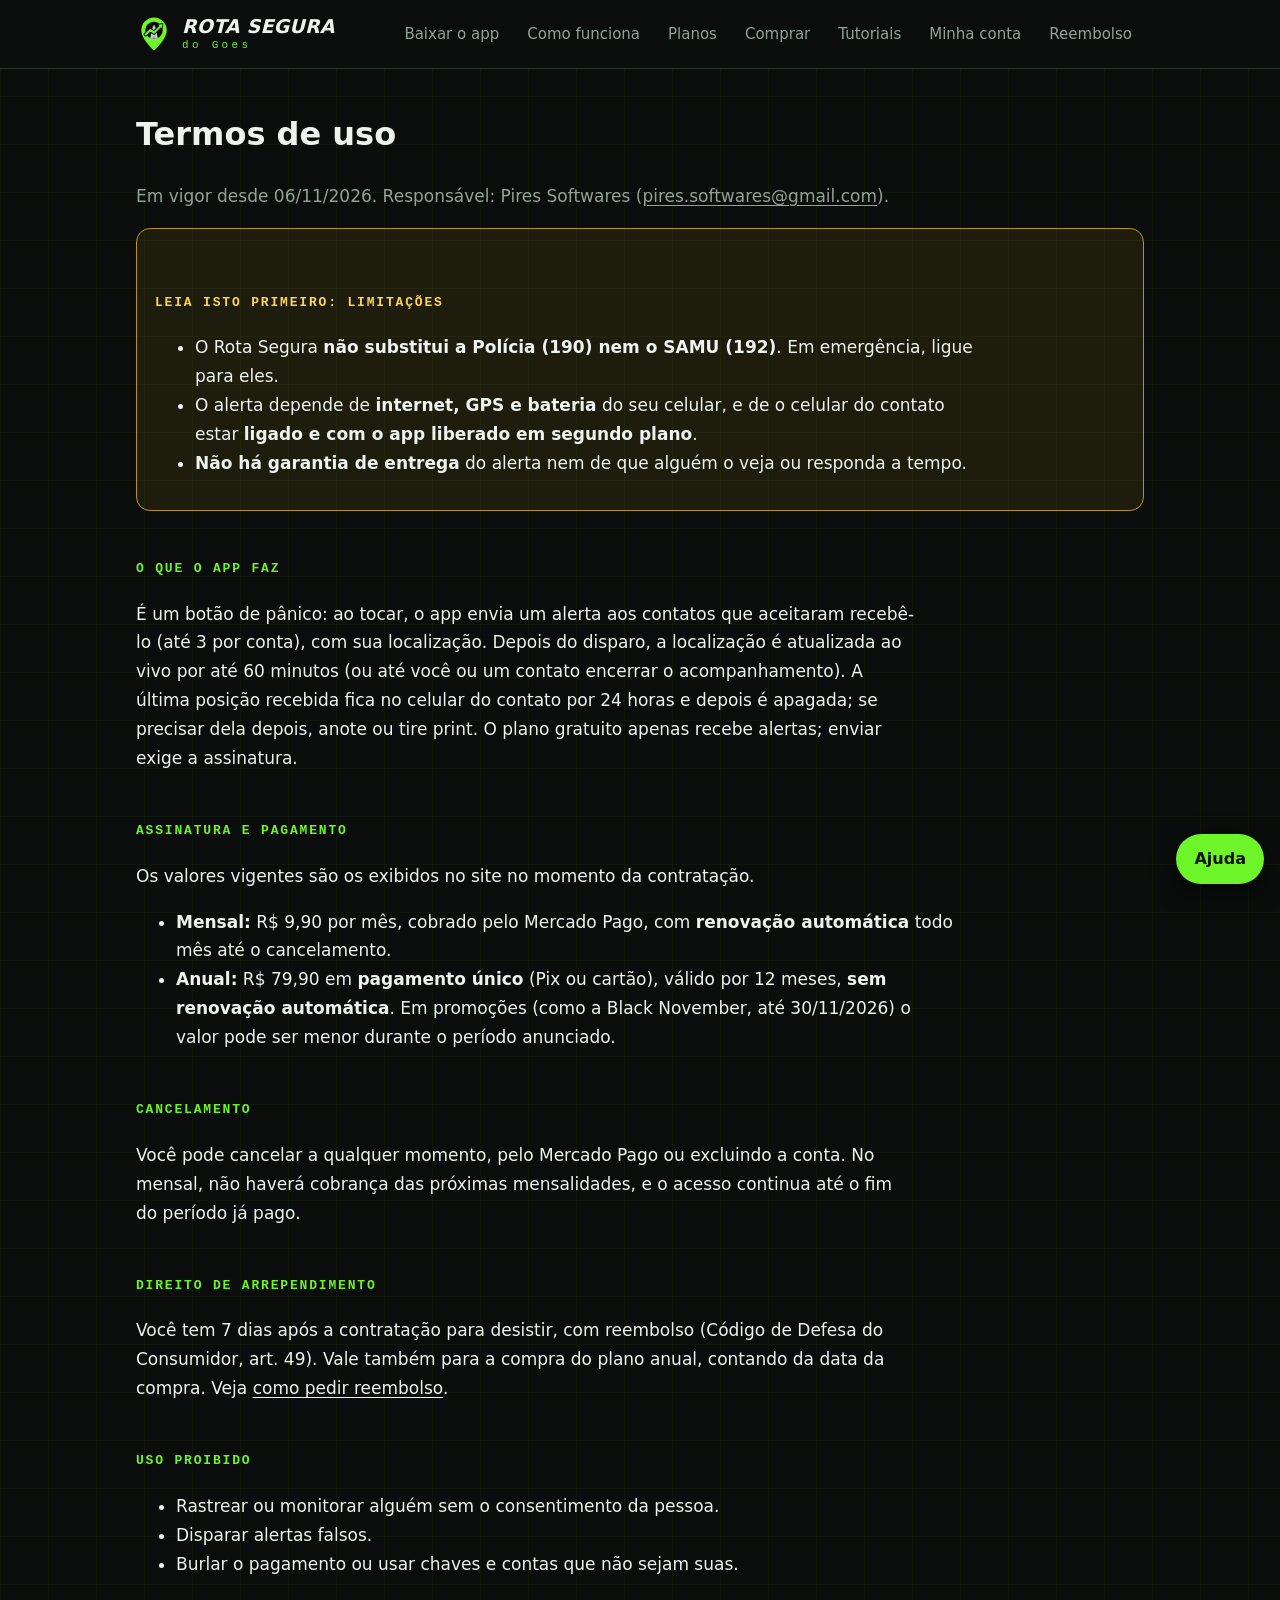
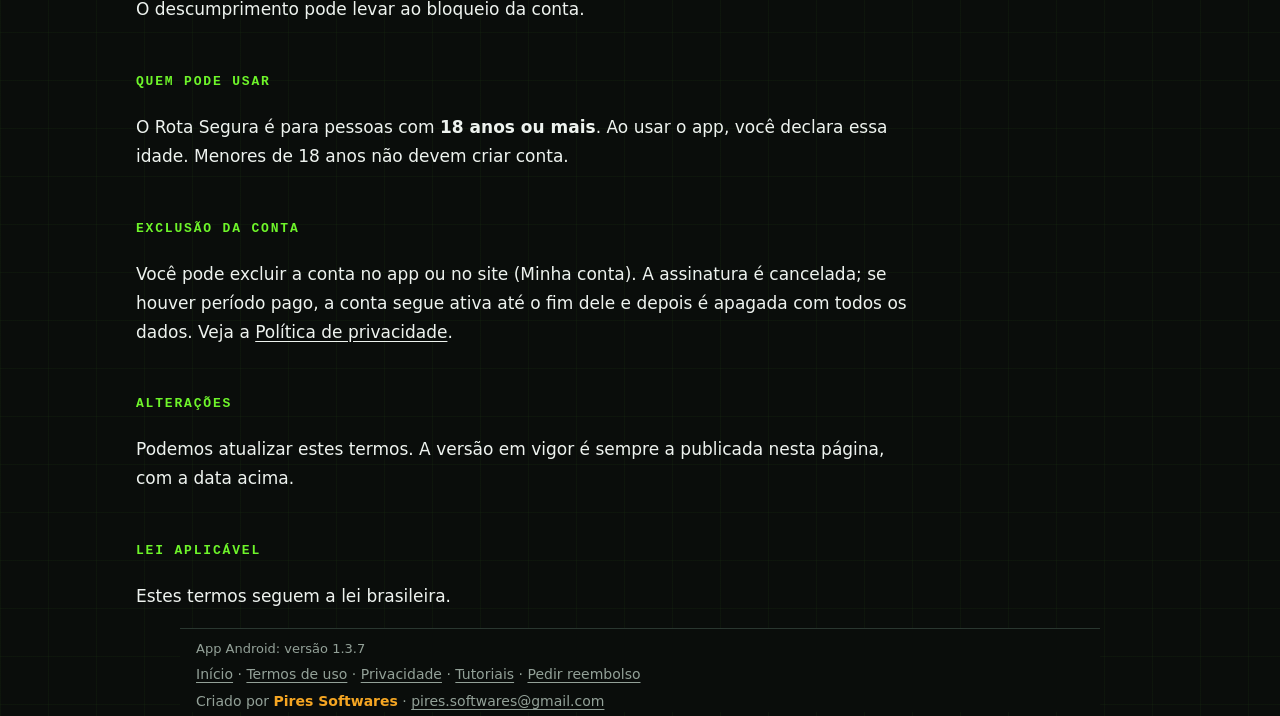
<file: termos.html>
<!doctype html>
<html lang="pt-BR">
<head>
<meta charset="utf-8">
<meta name="viewport" content="width=device-width, initial-scale=1">
<script src="antiframe.js"></script>
<meta http-equiv="Content-Security-Policy" content="default-src 'self'; style-src 'self'; base-uri 'none'">
<title>Termos de uso — Rota Segura</title>
<link rel="stylesheet" href="style.css">
<script src="rastreio.js" defer></script>
</head>
<body class="apoio">
<header class="top">
  <div class="top-in">
    <a class="logo" href="./"><img src="logo.svg" alt="" width="36" height="36"><span><b>ROTA SEGURA</b><small>do Goes</small></span></a>
    <nav class="menu" aria-label="Páginas do site">
      <a href="baixar.html">Baixar o app</a>
      <a href="index.html#como">Como funciona</a>
      <a href="index.html#planos">Planos</a>
      <a href="comprar.html">Comprar</a>
      <a href="tutorial.html">Tutoriais</a>
      <a href="conta.html">Minha conta</a>
      <a href="reembolso.html">Reembolso</a>
    </nav>
  </div>
</header>
<main class="wrap">
  <h1>Termos de uso</h1>
  <p class="muted">Em vigor desde 06/11/2026. Responsável: Pires Softwares (<a href="mailto:pires.softwares@gmail.com">pires.softwares@gmail.com</a>).</p>

  <div class="destaque" role="note">
    <h2>Leia isto primeiro: limitações</h2>
    <ul>
      <li>O Rota Segura <b>não substitui a Polícia (190) nem o SAMU (192)</b>. Em emergência, ligue para eles.</li>
      <li>O alerta depende de <b>internet, GPS e bateria</b> do seu celular, e de o celular do contato estar <b>ligado e com o app liberado em segundo plano</b>.</li>
      <li><b>Não há garantia de entrega</b> do alerta nem de que alguém o veja ou responda a tempo.</li>
    </ul>
  </div>

  <h2>O que o app faz</h2>
  <p>É um botão de pânico: ao tocar, o app envia um alerta aos contatos que aceitaram recebê-lo (até 3 por conta), com sua localização. Depois do disparo, a localização é atualizada ao vivo por até 60 minutos (ou até você ou um contato encerrar o acompanhamento). A última posição recebida fica no celular do contato por 24 horas e depois é apagada; se precisar dela depois, anote ou tire print. O plano gratuito apenas recebe alertas; enviar exige a assinatura.</p>

  <h2>Assinatura e pagamento</h2>
  <p>Os valores vigentes são os exibidos no site no momento da contratação.</p>
  <ul>
    <li><b>Mensal:</b> R$ 9,90 por mês, cobrado pelo Mercado Pago, com <b>renovação automática</b> todo mês até o cancelamento.</li>
    <!-- Plano família adiado (27/10). <li><b>Família:</b> R$ 14,90 por mês, com renovação automática. Inclui o titular e até 4 pessoas (5 no total) com o plano completo. Cada pessoa precisa ter criado a conta no app com o próprio e-mail; o titular as adiciona pelo e-mail em &quot;Minha conta&quot;. Os membros perdem o plano quando o titular cancela, o plano vence ou ele os remove.</li> -->
    <li><b>Anual:</b> R$ 79,90 em <b>pagamento único</b> (Pix ou cartão), válido por 12 meses, <b>sem renovação automática</b>. Em promoções (como a Black November, até 30/11/2026) o valor pode ser menor durante o período anunciado.</li>
  </ul>

  <h2>Cancelamento</h2>
  <p>Você pode cancelar a qualquer momento, pelo Mercado Pago ou excluindo a conta. No mensal, não haverá cobrança das próximas mensalidades, e o acesso continua até o fim do período já pago.</p>

  <h2>Direito de arrependimento</h2>
  <p>Você tem 7 dias após a contratação para desistir, com reembolso (Código de Defesa do Consumidor, art. 49). Vale também para a compra do plano anual, contando da data da compra. Veja <a href="reembolso.html">como pedir reembolso</a>.</p>

  <h2>Uso proibido</h2>
  <ul>
    <li>Rastrear ou monitorar alguém sem o consentimento da pessoa.</li>
    <li>Disparar alertas falsos.</li>
    <li>Burlar o pagamento ou usar chaves e contas que não sejam suas.</li>
  </ul>
  <p>O descumprimento pode levar ao bloqueio da conta.</p>

  <h2>Quem pode usar</h2>
  <p>O Rota Segura é para pessoas com <b>18 anos ou mais</b>. Ao usar o app, você declara essa idade. Menores de 18 anos não devem criar conta.</p>

  <h2>Exclusão da conta</h2>
  <p>Você pode excluir a conta no app ou no site (Minha conta). A assinatura é cancelada; se houver período pago, a conta segue ativa até o fim dele e depois é apagada com todos os dados. Veja a <a href="privacidade.html">Política de privacidade</a>.</p>

  <h2>Alterações</h2>
  <p>Podemos atualizar estes termos. A versão em vigor é sempre a publicada nesta página, com a data acima.</p>

  <h2>Lei aplicável</h2>
  <p>Estes termos seguem a lei brasileira.</p>
</main>
<footer class="wrap muted">
  <p class="versao">App Android: versão <span data-versao>—</span></p>
  <p><a href="./">Início</a> · <a href="termos.html">Termos de uso</a> · <a href="privacidade.html">Privacidade</a> · <a href="tutorial.html">Tutoriais</a> · <a href="reembolso.html">Pedir reembolso</a></p>
  <p class="criado">Criado por <b>Pires Softwares</b> · <a href="mailto:pires.softwares@gmail.com">pires.softwares@gmail.com</a></p>
</footer>
<script src="versao.js" defer></script>
<script src="ajuda.js" defer></script>
</body>
</html>
</file>
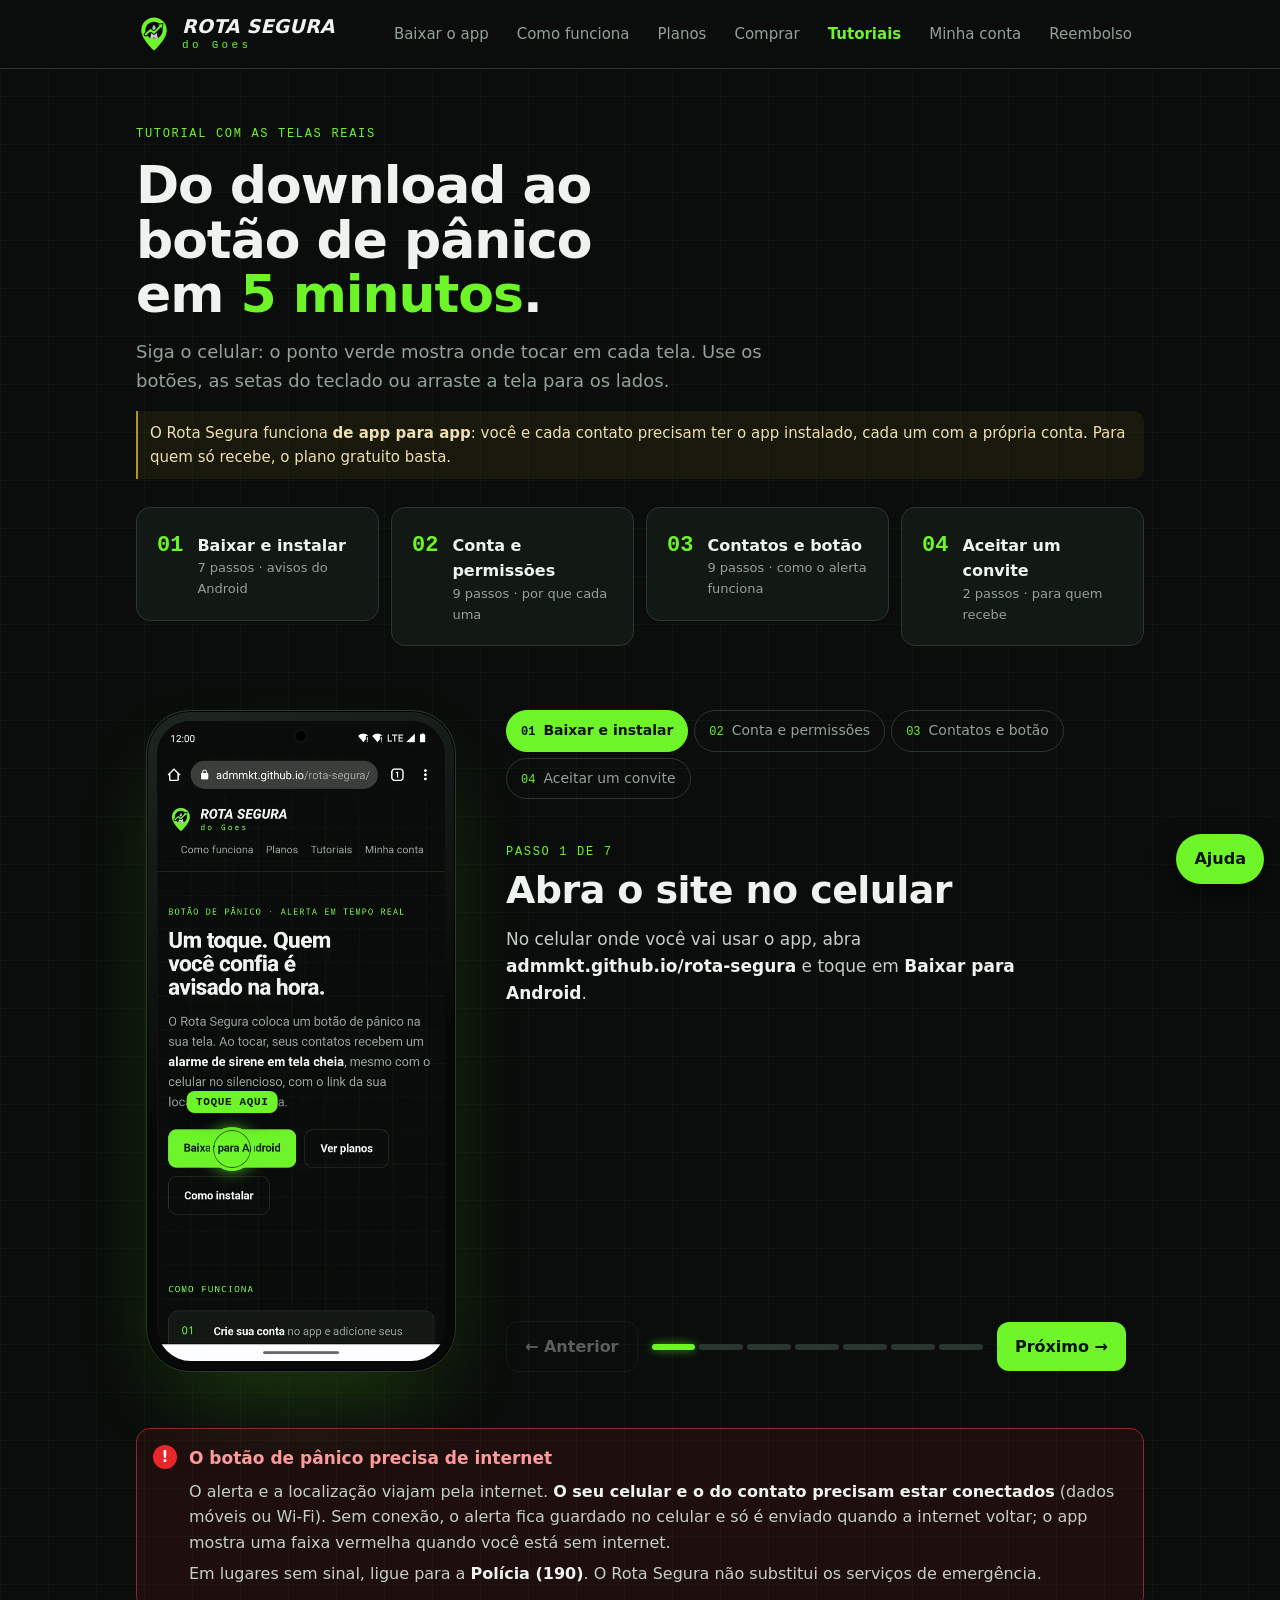
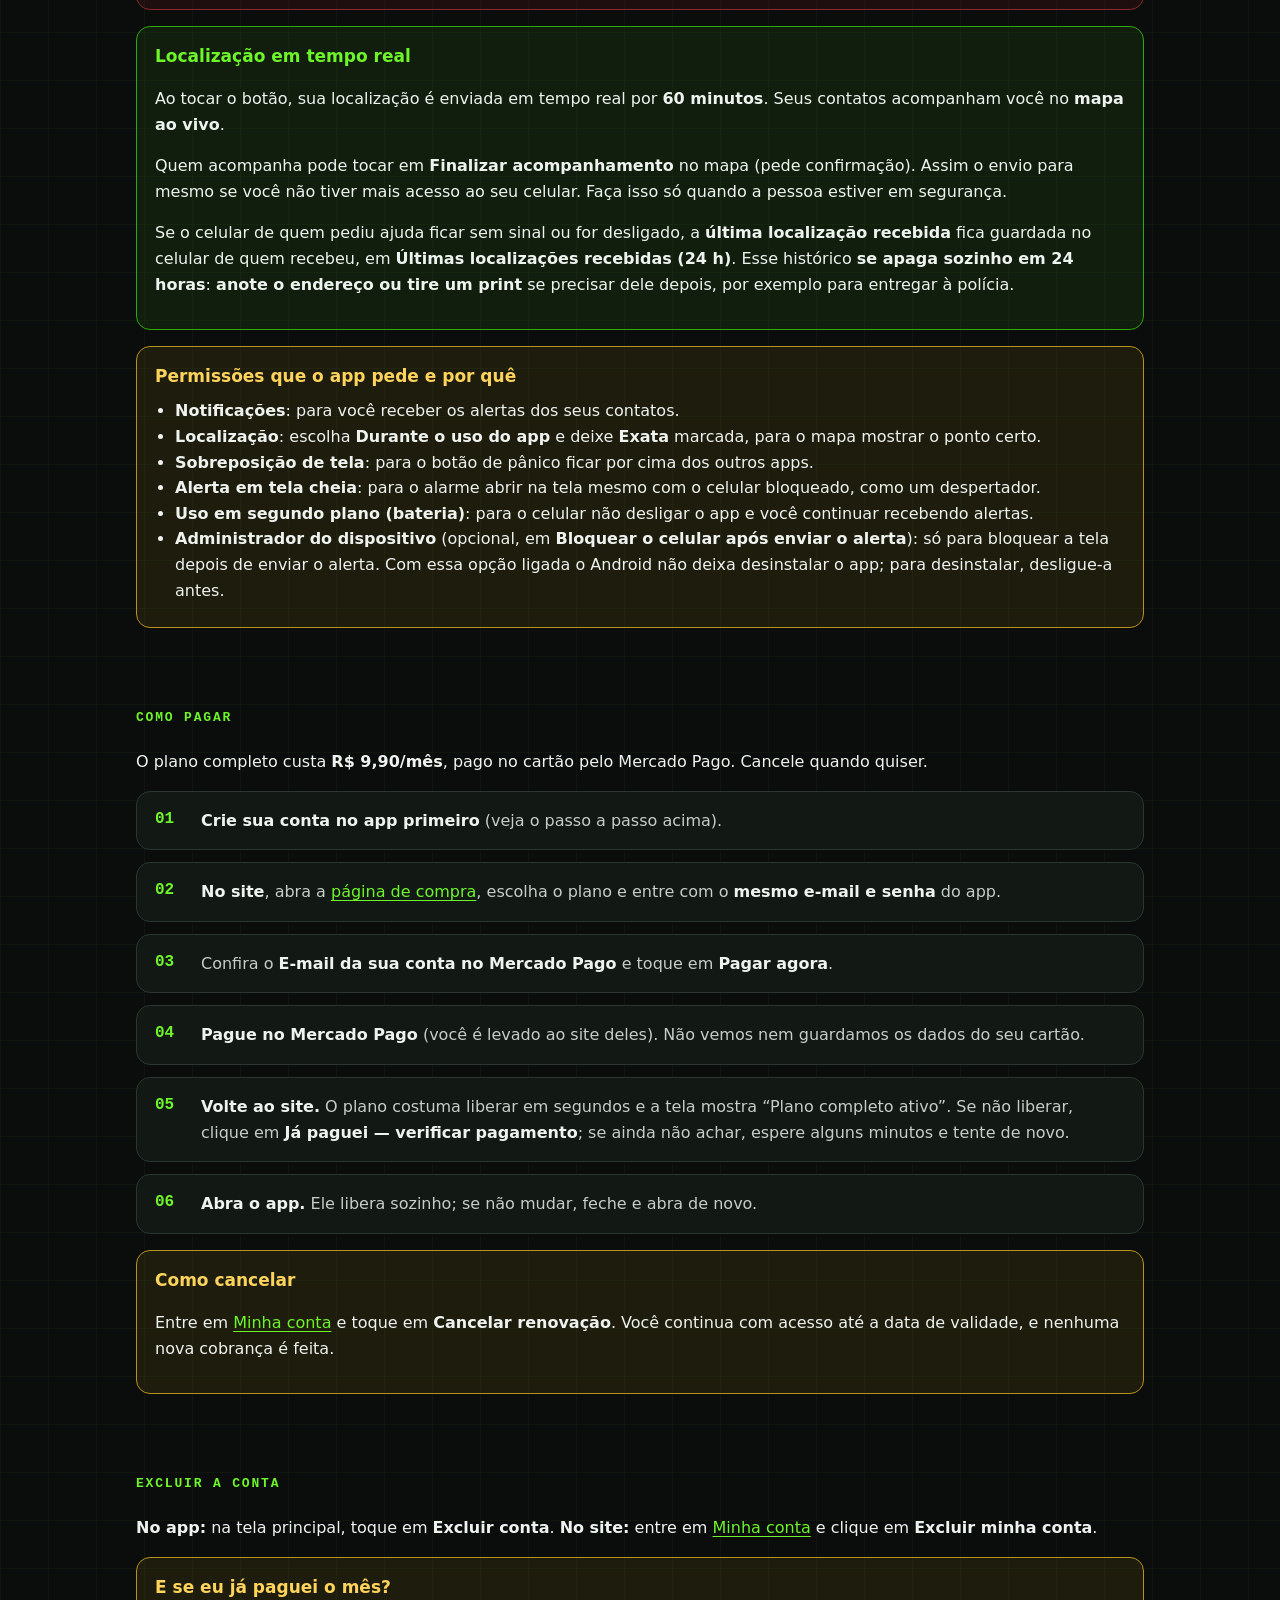
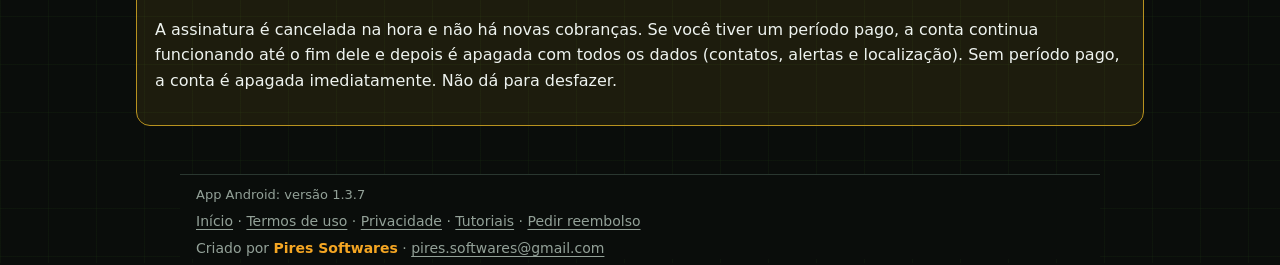
<file: tutorial.html>
<!doctype html>
<html lang="pt-BR">
<head>
<meta charset="utf-8">
<meta name="viewport" content="width=device-width, initial-scale=1">
<meta http-equiv="Content-Security-Policy" content="default-src 'self'; style-src 'self'; img-src 'self' data:; base-uri 'none'; form-action 'none'">
<title>Tutoriais — Rota Segura</title>
<script src="antiframe.js"></script>
<link rel="icon" href="logo.svg" type="image/svg+xml">
<meta name="theme-color" content="#0A0D0B">
<meta name="description" content="Passo a passo com as telas reais: instalar o Rota Segura no Android, criar a conta, liberar as permissões e ativar o botão de pânico.">
<link rel="stylesheet" href="style.css">
<script src="tutorial.js" defer></script>
<script src="rastreio.js" defer></script>
</head>
<body class="apoio">
<header class="top">
  <div class="top-in">
    <a class="logo" href="./"><img src="logo.svg" alt="" width="36" height="36"><span><b>ROTA SEGURA</b><small>do Goes</small></span></a>
    <nav class="menu" aria-label="Páginas do site">
      <a href="baixar.html">Baixar o app</a>
      <a href="index.html#como">Como funciona</a>
      <a href="index.html#planos">Planos</a>
      <a href="comprar.html">Comprar</a>
      <a href="tutorial.html" aria-current="page">Tutoriais</a>
      <a href="conta.html">Minha conta</a>
      <a href="reembolso.html">Reembolso</a>
    </nav>
  </div>
</header>

<main class="tut">
  <section class="wrap tut-hero">
    <p class="eyebrow">Tutorial com as telas reais</p>
    <h1>Do download ao botão de pânico em <span class="verde">5 minutos</span>.</h1>
    <p class="lead">Siga o celular: o ponto verde mostra onde tocar em cada tela. Use os botões, as setas do teclado ou arraste a tela para os lados.</p>
    <p class="dica alerta">O Rota Segura funciona <b>de app para app</b>: você e cada contato precisam ter o app instalado, cada um com a própria conta. Para quem só recebe, o plano gratuito basta.</p>
    <ol class="caps">
      <li><a href="#instalar" data-ir="instalar"><span>01</span><b>Baixar e instalar</b><small>7 passos · avisos do Android</small></a></li>
      <li><a href="#conta" data-ir="conta"><span>02</span><b>Conta e permissões</b><small>9 passos · por que cada uma</small></a></li>
      <li><a href="#usar" data-ir="usar"><span>03</span><b>Contatos e botão</b><small>9 passos · como o alerta funciona</small></a></li>
      <li><a href="#convite" data-ir="convite"><span>04</span><b>Aceitar um convite</b><small>2 passos · para quem recebe</small></a></li>
    </ol>
  </section>

  <section class="wrap" id="instalar" aria-label="Passo a passo">
    <div class="player" id="player" hidden>
      <div class="p-tabs" role="tablist" aria-label="Capítulos"></div>
      <div class="p-texto" aria-live="polite">
        <p class="p-conta"></p>
        <h2 class="p-titulo"></h2>
        <div class="p-corpo"></div>
      </div>
      <div class="p-fone">
        <div class="fone">
          <div class="tela">
            <img class="p-img" alt="" width="540" height="1200">
            <button class="alvo" type="button"><span class="alvo-anel"></span><span class="alvo-rotulo">Toque aqui</span></button>
          </div>
        </div>
      </div>
      <div class="p-ctrl">
        <button class="btn ghost p-ant" type="button">← Anterior</button>
        <div class="p-barra" aria-hidden="true"></div>
        <button class="btn p-prox" type="button">Próximo →</button>
      </div>
    </div>

    <!-- Roteiro: o tutorial.js monta o passo a passo a partir destas listas (sem JS elas aparecem como estão). -->
    <div class="roteiros">
      <h2 class="r-cap">01 · Baixar e instalar</h2>
      <ol class="roteiro" data-cap="instalar" data-nome="Baixar e instalar">
        <li data-img="tut-i01.webp" data-x="26.1" data-y="66.8"><h3>Abra o site no celular</h3>
          <p>No celular onde você vai usar o app, abra <b>admmkt.github.io/rota-segura</b> e toque em <b>Baixar para Android</b>.</p></li>
        <li data-img="tut-i02.webp" data-x="68.3" data-y="59.2"><h3>Confirme o download</h3>
          <p>O Chrome avisa que <b>o arquivo pode ser nocivo</b>. Esse aviso aparece em qualquer app baixado fora da Play Store. Toque em <b>Fazer o download mesmo assim</b>.</p></li>
        <li data-img="tut-i03.webp" data-x="85.4" data-y="14.8"><h3>Abra o arquivo</h3>
          <p>Quando terminar, toque em <b>Abrir</b>.</p>
          <p class="dica">A faixa sumiu? Abra pela notificação de download ou pela pasta <b>Downloads</b>.</p></li>
        <li data-img="tut-i04.webp" data-x="76.6" data-y="58.8"><h3>Libere a instalação</h3>
          <p>Na primeira vez, o Android bloqueia apps de fora da loja. Toque em <b>Configurações</b>.</p></li>
        <li data-img="tut-i05.webp" data-x="89.7" data-y="48.2"><h3>Permitir desta fonte</h3>
          <p>Ligue a chave <b>Permitir desta fonte</b>. O Android volta sozinho para a instalação.</p>
          <p class="dica">Não voltou? Toque na seta de voltar.</p></li>
        <li data-img="tut-i06.webp" data-x="81.9" data-y="57.5"><h3>Instale</h3>
          <p>Toque em <b>Instalar</b>.</p>
          <p class="dica alerta">Se aparecer o <b>Google Play Protect</b> dizendo “App não verificado”, toque em <b>Mais detalhes</b> e depois em <b>Instalar mesmo assim</b>. O app é assinado digitalmente pelo desenvolvedor.</p></li>
        <li data-img="tut-i07.webp" data-x="82.8" data-y="57.5"><h3>Instalado!</h3>
          <p>Toque em <b>Abrir</b>. O ícone do Rota Segura também fica na tela inicial.</p></li>
      </ol>

      <h2 class="r-cap" id="conta">02 · Conta e permissões</h2>
      <ol class="roteiro" data-cap="conta" data-nome="Conta e permissões">
        <li data-img="tut-a01.webp" data-x="50" data-y="79"><h3>Crie sua conta</h3>
          <p>Preencha seu nome (é ele que aparece no alerta), seu e-mail e uma senha. Toque em <b>Criar conta</b>.</p>
          <p class="dica">Já tem conta? Toque em <b>Entrar</b>.</p></li>
        <li data-img="tut-a02.webp" data-x="72" data-y="62.7"><h3>Confirme o e-mail</h3>
          <p>Enviamos um link para o seu e-mail (olhe também o spam). Toque no link e volte ao app em <b>Já confirmei</b>.</p>
          <p class="dica">Não chegou? Toque em <b>Reenviar</b>.</p></li>
        <li data-img="tut-a03.webp" data-x="50" data-y="37.4"><h3>Permissões especiais</h3>
          <p>O app lista as permissões que precisam ser ligadas à mão. Comece por <b>Liberar uso em segundo plano</b>.</p></li>
        <li data-img="tut-a04.webp" data-x="81.6" data-y="61.5"><h3>Bateria</h3>
          <p>Toque em <b>Permitir</b>. Assim o Android não desliga o app e você continua recebendo alertas.</p></li>
        <li data-img="tut-a05.webp" data-x="50" data-y="37.5"><h3>Alerta em tela cheia</h3>
          <p>Agora toque em <b>Permitir alerta em tela cheia</b>.</p></li>
        <li data-img="tut-a06.webp" data-x="89.7" data-y="49.5"><h3>Ligue a chave</h3>
          <p>Ligue <b>Permitir que esse app mostre notificações em tela cheia</b>. É isso que faz o alarme abrir com o celular bloqueado, como um despertador.</p></li>
        <li data-img="tut-a07.webp" data-x="6.9" data-y="8.4"><h3>Volte ao app</h3>
          <p>Com a chave ligada, toque na <b>seta de voltar</b>.</p></li>
        <li data-img="tut-a08.webp" data-x="50" data-y="62.3"><h3>Localização</h3>
          <p>Deixe <b>Exata</b> marcada e toque em <b>Durante o uso do app</b>. Seus contatos veem o ponto exato no mapa.</p></li>
        <li data-img="tut-a09.webp" data-x="50" data-y="54.3"><h3>Notificações</h3>
          <p>Toque em <b>Permitir</b> para receber os alertas dos seus contatos.</p>
          <p class="dica alerta">Xiaomi, Samsung, Motorola: em Configurações → Apps → Rota Segura → Bateria, escolha <b>Sem restrições</b>. Senão o celular pode desligar a escuta de alertas.</p></li>
      </ol>

      <h2 class="r-cap" id="usar">03 · Contatos e botão</h2>
      <ol class="roteiro" data-cap="usar" data-nome="Contatos e botão">
        <li data-img="tut-a10.webp" data-x="50" data-y="45.2"><h3>Plano gratuito: só recebe</h3>
          <p>No plano gratuito você já recebe alertas de quem te cadastrou: passe seu e-mail para essas pessoas. Para cadastrar contatos e usar o botão de pânico, toque em <b>Assinar versão completa</b>.</p></li>
        <li data-img="tut-a11.webp" data-x="20" data-y="60.1"><h3>Assine pelo site</h3>
          <p>O botão abre o site. Entre com o <b>mesmo e-mail e senha do app</b> e assine. O app libera sozinho em segundos.</p>
          <p class="dica">Detalhes em <a href="#pagar">Como pagar</a>.</p></li>
        <li data-img="tut-a13.webp" data-x="50" data-y="72.5"><h3>Plano completo ativo</h3>
          <p>Agora aparecem o botão de pânico e os contatos de emergência. Toque em <b>Adicionar contato</b>.</p></li>
        <li data-img="tut-a14.webp" data-x="50" data-y="61"><h3>Cadastre um contato</h3>
          <p>Você pode ter até <b>3 contatos</b>. Informe o nome e o <b>e-mail que a pessoa usa no app dela</b>. A mensagem é opcional: sem ela, vai a mensagem padrão de emergência. Toque em <b>Salvar</b>.</p></li>
        <li data-img="tut-a15.webp" data-x="50" data-y="44.4"><h3>Aguardando aceite</h3>
          <p>O contato precisa ter o app instalado e tocar em <b>Aceitar</b>. Até lá aparece “aguardando aceite”. Depois, toque em <b>Ativar botão flutuante</b>.</p></li>
        <li data-img="tut-a16.webp" data-x="50" data-y="36.1"><h3>Sobreposição de tela</h3>
          <p>Para o botão ficar por cima dos outros apps, toque em <b>Permitir sobreposição de tela</b>.</p></li>
        <li data-img="tut-a17.webp" data-x="31" data-y="66.2"><h3>Encontre o Rota Segura</h3>
          <p>Na lista de apps, toque em <b>Rota Segura</b>.</p></li>
        <li data-img="tut-a18.webp" data-x="89.7" data-y="49.5"><h3>Ligue a chave</h3>
          <p>Ligue <b>Permitir sobreposição a outros apps</b>, volte ao app e toque de novo em <b>Ativar botão flutuante</b>.</p></li>
        <li data-img="tut-a19.webp" data-x="90.5" data-y="17" data-rotulo="Botão de pânico"><h3>Seu botão de pânico</h3>
          <p>O botão vermelho fica por cima de qualquer app; arraste para mudar de lugar. Em perigo, <b>um toque basta</b>:</p>
          <ul class="fluxo"><li>o botão some e a tela escurece por um instante, para não chamar atenção;</li><li>seus contatos recebem a <b>sirene em tela cheia</b>, mesmo no silencioso;</li><li>eles acompanham você no <b>mapa ao vivo por 60 minutos</b>.</li></ul>
          <p class="dica">Quer ver funcionando? Toque em <b>Testar alerta</b> (1 por dia): no celular dos contatos que aceitaram toca a sirene com a faixa <b>TESTE</b>, sem mapa ao vivo.</p>
          <p class="dica alerta"><b>Precisa de internet</b> (dados móveis ou Wi-Fi) no seu celular e no do contato. Sem conexão, o alerta só sai quando a internet voltar.</p></li>
      </ol>

      <h2 class="r-cap" id="convite">04 · Aceitar um convite</h2>
      <ol class="roteiro" data-cap="convite" data-nome="Aceitar um convite">
        <li data-img="tut-c01.webp" data-x="76" data-y="59" data-rotulo="Toque em Aceitar"><h3>Pedido de contato</h3>
          <p>Alguém cadastrou o <b>seu e-mail</b> como contato de emergência. Ao abrir o app, aparece o pedido com o nome e o e-mail de quem quer te adicionar.</p>
          <p class="dica">Só aceite se conhece a pessoa. Sem aceitar, ela não recebe nada de você e você não recebe os alertas dela.</p></li>
        <li data-img="tut-c02.webp" data-x="50" data-y="61" data-rotulo="Veja as localizações"><h3>Toque em Aceitar</h3>
          <p>Toque em <b>Aceitar</b>. A partir daí você recebe os alertas dessa pessoa: sirene, tela vermelha e a localização no mapa. Use <b>Últimas localizações recebidas</b> para ver o último ponto de cada alerta.</p>
          <p class="dica alerta">Quem envia precisa ter o app e estar com internet. Você também precisa de internet para receber o alerta.</p></li>
      </ol>
    </div>
  </section>

  <section class="wrap info">
    <div class="internet" role="note">
      <h3>O botão de pânico precisa de internet</h3>
      <p>O alerta e a localização viajam pela internet. <b>O seu celular e o do contato precisam estar conectados</b> (dados móveis ou Wi-Fi). Sem conexão, o alerta fica guardado no celular e só é enviado quando a internet voltar; o app mostra uma faixa vermelha quando você está sem internet.</p>
      <p>Em lugares sem sinal, ligue para a <b>Polícia (190)</b>. O Rota Segura não substitui os serviços de emergência.</p>
    </div>
    <div class="novo" role="note">
      <h3>Localização em tempo real</h3>
      <p>Ao tocar o botão, sua localização é enviada em tempo real por <b>60 minutos</b>. Seus contatos acompanham você no <b>mapa ao vivo</b>.</p>
      <p>Quem acompanha pode tocar em <b>Finalizar acompanhamento</b> no mapa (pede confirmação). Assim o envio para mesmo se você não tiver mais acesso ao seu celular. Faça isso só quando a pessoa estiver em segurança.</p>
      <p>Se o celular de quem pediu ajuda ficar sem sinal ou for desligado, a <b>última localização recebida</b> fica guardada no celular de quem recebeu, em <b>Últimas localizações recebidas (24 h)</b>. Esse histórico <b>se apaga sozinho em 24 horas</b>: <b>anote o endereço ou tire um print</b> se precisar dele depois, por exemplo para entregar à polícia.</p>
    </div>

    <div class="aviso" role="note">
      <h3>Permissões que o app pede e por quê</h3>
      <ul>
        <li><b>Notificações</b>: para você receber os alertas dos seus contatos.</li>
        <li><b>Localização</b>: escolha <b>Durante o uso do app</b> e deixe <b>Exata</b> marcada, para o mapa mostrar o ponto certo.</li>
        <li><b>Sobreposição de tela</b>: para o botão de pânico ficar por cima dos outros apps.</li>
        <li><b>Alerta em tela cheia</b>: para o alarme abrir na tela mesmo com o celular bloqueado, como um despertador.</li>
        <li><b>Uso em segundo plano (bateria)</b>: para o celular não desligar o app e você continuar recebendo alertas.</li>
        <li><b>Administrador do dispositivo</b> (opcional, em <b>Bloquear o celular após enviar o alerta</b>): só para bloquear a tela depois de enviar o alerta. Com essa opção ligada o Android não deixa desinstalar o app; para desinstalar, desligue-a antes.</li>
      </ul>
    </div>
  </section>

  <section class="wrap" id="pagar">
    <h2>Como pagar</h2>
    <p>O plano completo custa <b>R$ 9,90/mês</b>, pago no cartão pelo Mercado Pago. Cancele quando quiser.</p>
    <ol class="steps">
      <li><b>Crie sua conta no app primeiro</b> (veja o passo a passo acima).</li>
      <li><b>No site</b>, abra a <a href="comprar.html">página de compra</a>, escolha o plano e entre com o <b>mesmo e-mail e senha</b> do app.</li>
      <li>Confira o <b>E-mail da sua conta no Mercado Pago</b> e toque em <b>Pagar agora</b>.</li>
      <li><b>Pague no Mercado Pago</b> (você é levado ao site deles). Não vemos nem guardamos os dados do seu cartão.</li>
      <li><b>Volte ao site.</b> O plano costuma liberar em segundos e a tela mostra “Plano completo ativo”. Se não liberar, clique em <b>Já paguei — verificar pagamento</b>; se ainda não achar, espere alguns minutos e tente de novo.</li>
      <li><b>Abra o app.</b> Ele libera sozinho; se não mudar, feche e abra de novo.</li>
    </ol>
    <div class="aviso" role="note">
      <h3>Como cancelar</h3>
      <p>Entre em <a href="conta.html">Minha conta</a> e toque em <b>Cancelar renovação</b>. Você continua com acesso até a data de validade, e nenhuma nova cobrança é feita.</p>
    </div>
  </section>

  <section class="wrap" id="excluir">
    <h2>Excluir a conta</h2>
    <p><b>No app:</b> na tela principal, toque em <b>Excluir conta</b>. <b>No site:</b> entre em <a href="conta.html">Minha conta</a> e clique em <b>Excluir minha conta</b>.</p>
    <div class="aviso" role="note">
      <h3>E se eu já paguei o mês?</h3>
      <p>A assinatura é cancelada na hora e não há novas cobranças. Se você tiver um período pago, a conta continua funcionando até o fim dele e depois é apagada com todos os dados (contatos, alertas e localização). Sem período pago, a conta é apagada imediatamente. Não dá para desfazer.</p>
    </div>
  </section>
</main>

<footer class="wrap muted">
  <p class="versao">App Android: versão <span data-versao>—</span></p>
  <p><a href="./">Início</a> · <a href="termos.html">Termos de uso</a> · <a href="privacidade.html">Privacidade</a> · <a href="tutorial.html">Tutoriais</a> · <a href="reembolso.html">Pedir reembolso</a></p>
  <p class="criado">Criado por <b>Pires Softwares</b> · <a href="mailto:pires.softwares@gmail.com">pires.softwares@gmail.com</a></p>
</footer>
<script src="versao.js" defer></script>
<script src="ajuda.js" defer></script>
</body>
</html>
</file>
<file: style.css>
/* Paleta Rota Segura do Goes — mesma do app (res/values/colors.xml) */
:root {
  --bg: #0a0d0b; --card: #121814; --card-hi: #1a231d; --line: #2a3730;
  --text: #eef3ef; --muted: #93a198; --silver: #c5cec8;
  --green: #6ef52a; --green-deep: #2fa80e; --green-ink: #061103; --red: #e8262b;
  --grid-lines: linear-gradient(rgba(110,245,42,.035) 1px, transparent 1px) 0 0 / 48px 48px, linear-gradient(90deg, rgba(110,245,42,.035) 1px, transparent 1px) 0 0 / 48px 48px;
  --grid-bg: linear-gradient(rgba(110,245,42,.035) 1px, transparent 1px) 0 0 / 48px 48px, linear-gradient(90deg, rgba(110,245,42,.035) 1px, transparent 1px) 0 0 / 48px 48px var(--bg);
  --mono: ui-monospace, "Cascadia Mono", "Roboto Mono", Consolas, monospace;
}
* { box-sizing: border-box; }
[hidden] { display: none !important; }
html { color-scheme: dark; }
body {
  margin: 0; background: var(--bg); color: var(--text);
  font: 16px/1.6 system-ui, -apple-system, "Segoe UI", Roboto, sans-serif;
  background-image: linear-gradient(rgba(110,245,42,.035) 1px, transparent 1px), linear-gradient(90deg, rgba(110,245,42,.035) 1px, transparent 1px);
  background-size: 48px 48px;
}
::selection { background: var(--green); color: var(--green-ink); }
a { color: inherit; text-underline-offset: 3px; }
.wrap { max-width: 920px; margin: 0 auto; padding: 0 16px; }
section.wrap { padding-top: 48px; padding-bottom: 48px; }
h2 { font-family: var(--mono); font-size: 13px; font-weight: 600; letter-spacing: .14em; text-transform: uppercase; color: var(--green); margin: 0 0 20px; }

/* Cabeçalho único de todas as páginas: logo + menu. Celular: menu em uma linha que rola para o lado. */
/* Sem backdrop-filter: o desfoque do cabeçalho fixo refazia a pintura a cada rolagem e travava o site. */
.top { position: sticky; top: 0; z-index: 10; background: #0a0d0b; border-bottom: 1px solid var(--line); }
.top-in { max-width: 920px; margin: 0 auto; padding: 12px 16px 0; display: flex; flex-wrap: wrap; align-items: center; justify-content: space-between; gap: 6px 16px; }
.logo { display: flex; align-items: center; gap: 10px; text-decoration: none; }
.logo span { display: flex; flex-direction: column; line-height: 1; }
.logo b { font-style: italic; font-weight: 800; font-size: 19px; letter-spacing: .01em; }
.logo small { font-family: var(--mono); color: var(--green); font-size: 11px; letter-spacing: .3em; margin-top: 4px; }
.menu { display: flex; gap: 6px; width: calc(100% + 32px); margin: 0 -16px; padding: 4px 16px 12px; overflow-x: auto; scrollbar-width: none; }
.menu::-webkit-scrollbar { display: none; }
.menu a { flex: none; padding: 8px 14px; border: 1px solid var(--line); border-radius: 999px; color: var(--silver); text-decoration: none; font-size: 14px; white-space: nowrap; }
.menu a:hover { color: var(--text); border-color: var(--green-deep); }
.menu a[aria-current="page"] { background: var(--green); border-color: var(--green); color: var(--green-ink); font-weight: 700; }
@media (min-width: 720px) {
  .top-in { flex-wrap: nowrap; padding: 14px 16px; }
  .menu { width: auto; margin: 0; padding: 0; overflow: visible; gap: 4px; }
  .menu a { border: 0; border-radius: 0; padding: 8px 12px; font-size: 15px; color: var(--muted); }
  .menu a:hover { background: none; color: var(--text); }
  .menu a[aria-current="page"] { background: none; color: var(--green); }
}

.hero { padding-top: 64px; }
.eyebrow { font-family: var(--mono); font-size: 12px; letter-spacing: .14em; text-transform: uppercase; color: var(--green); margin: 0; }
.hero h1 { font-size: clamp(32px, 6.4vw, 56px); line-height: 1.05; letter-spacing: -.02em; font-weight: 800; margin: 14px 0 18px; max-width: 16ch; text-wrap: balance; }
.hero p:not(.eyebrow) { color: var(--muted); font-size: 18px; max-width: 62ch; }
.hero b { color: var(--text); }

.cta, .row { display: flex; flex-wrap: wrap; gap: 12px; margin-top: 24px; }
.btn { display: inline-block; background: var(--green); color: var(--green-ink); border: 0; border-radius: 12px; padding: 14px 22px; font: inherit; font-weight: 700; text-decoration: none; cursor: pointer; transition: background .15s, transform .15s; }
.btn:hover { background: #8bff4f; }
.btn:active { transform: translateY(1px); }
.btn.ghost { background: transparent; color: var(--text); border: 1px solid var(--line); }
.btn.ghost:hover { border-color: var(--green); }
.btn:disabled { opacity: .6; cursor: wait; }
.link { background: none; border: 0; color: var(--muted); text-decoration: underline; cursor: pointer; font: inherit; padding: 8px 0; }
.link:hover { color: var(--text); }

.steps { list-style: none; padding: 0; margin: 0; display: grid; gap: 12px; counter-reset: s; }
.steps li { counter-increment: s; background: var(--card); border: 1px solid var(--line); border-radius: 14px; padding: 16px 18px 16px 64px; position: relative; color: var(--muted); }
.steps li b { color: var(--text); }
.steps li::before { content: "0" counter(s); position: absolute; left: 18px; top: 15px; font-family: var(--mono); color: var(--green); font-weight: 600; }

.plans { display: grid; grid-template-columns: 1fr; gap: 16px; }
@media (min-width: 560px) { .plans { grid-template-columns: repeat(2, 1fr); } }
@media (min-width: 900px) { .plans { grid-template-columns: repeat(3, 1fr); } .plans .price { font-size: 30px; } }
.plans .price { white-space: nowrap; }
.plan, .card { background: var(--card); border: 1px solid var(--line); border-radius: 16px; padding: 22px; }
.plan p { color: var(--muted); }
.plan.featured { border-color: var(--green-deep); background: linear-gradient(180deg, rgba(110,245,42,.06), transparent 60%), var(--card); }
.plan h3 { margin: 0; font-family: var(--mono); font-size: 13px; letter-spacing: .12em; text-transform: uppercase; color: var(--silver); }
.plan.featured h3 { color: var(--green); }
.price { font-size: 34px; font-weight: 800; margin: 6px 0; color: var(--text) !important; font-variant-numeric: tabular-nums; }
.price small { font-size: 14px; color: var(--muted); font-weight: 400; }

label { display: block; margin: 14px 0; color: var(--muted); font-size: 15px; }
input { display: block; width: 100%; margin-top: 6px; padding: 12px 14px; border-radius: 10px; border: 1px solid var(--line); background: var(--bg); color: var(--text); font: inherit; caret-color: var(--green); }
input:focus { border-color: var(--green); outline: none; }
.status { font-weight: 600; }
.status.ok { color: var(--green); }
.msg:empty { display: none; }
.msg { color: #ffb4b4; }
.muted { color: var(--muted); font-size: 14px; }
main.wrap h1 { font-size: 32px; margin-top: 40px; }
footer { padding: 32px 16px; border-top: 1px solid var(--line); }
:focus-visible { outline: 2px solid var(--green); outline-offset: 2px; }
details summary { color: var(--muted); cursor: pointer; padding: 12px 0; }

/* Tutoriais */
.tut section { padding-top: 32px; padding-bottom: 32px; }
.tut h3 { margin: 0 0 8px; font-size: 17px; }
.tut a { color: var(--green); }
.tut .steps li { color: var(--silver); }
.tut .steps.cont { margin-top: 12px; counter-reset: s 3; }
.aviso, .novo { margin: 16px 0; padding: 16px 18px; border-radius: 14px; border: 1px solid #b8921f; background: rgba(255,200,40,.08); }
.aviso h3 { color: #ffd45c; }
.novo { border-color: var(--green-deep); background: rgba(110,245,42,.07); }
.novo h3 { color: var(--green); }
.aviso ul { padding-left: 20px; margin: 8px 0; }

/* Rodapé e perigo */
.criado b { color: #f5a623; }
.criado a { color: var(--muted); }
footer p { margin: 4px 0; }
.btn.danger { background: transparent; color: #ff8a8d; border: 1px solid #6b2325; margin-top: 12px; }
.btn.danger:hover { background: rgba(232,38,43,.12); border-color: var(--red); }
.destaque { margin: 16px 0; padding: 16px 18px; border-radius: 14px; border: 1px solid #b8921f; background: rgba(255,200,40,.08); }
.destaque h2 { color: #ffd45c; }

/* Planos e promoção */
.plan { position: relative; }
.selo { display: inline-block; margin: 0 0 8px; background: #f5a623; color: #1a1100; font-family: var(--mono); font-size: 13px; font-weight: 700; letter-spacing: .08em; text-transform: uppercase; border-radius: 6px; padding: 4px 10px; }
.antigo { font-size: 18px; color: var(--muted); font-weight: 400; }
/* Plano anual em promoção: moldura âmbar e fundo quente (só aparece com o selo ligado) */
.plan:has(.selo:not([hidden])) { border: 2px solid #f5a623; background: linear-gradient(180deg, rgba(245,166,35,.14), transparent 65%), var(--card); box-shadow: 0 18px 50px -20px rgba(245,166,35,.55); }
.plan:has(.selo:not([hidden])) h3 { color: #ffd45c; }
/* Faixa da promoção, logo abaixo do menu */
.promo { display: flex; flex-wrap: wrap; align-items: center; justify-content: center; gap: 8px 12px; padding: 12px 16px; position: relative; z-index: 2; color: #fff3d1; text-decoration: none; text-align: center; font-size: 15px; background: linear-gradient(90deg, #000, #1f1606 50%, #000); border-bottom: 2px solid #f5a623; }
.promo-tag { font-family: var(--mono); font-size: 13px; font-weight: 800; letter-spacing: .08em; text-transform: uppercase; background: #f5a623; color: #1a1100; border-radius: 6px; padding: 4px 10px; }
.promo-txt { display: block; max-width: 100%; line-height: 1.5; }
.promo-txt b { color: #ffd45c; font-size: 19px; }
.promo-txt s { color: var(--muted); }
.promo-txt span { color: var(--silver); }
.promo-cta { color: #ffd45c; font-weight: 700; white-space: nowrap; }
.promo:hover .promo-cta { text-decoration: underline; }
.row .btn { max-width: 100%; }
.familia { margin: 16px 0; padding: 16px 18px; border: 1px solid var(--line); border-radius: 14px; }
.familia h3 { margin: 0 0 8px; font-size: 17px; }
.famlista { list-style: none; padding: 0; margin: 0; }
.famlista li { display: flex; flex-wrap: wrap; gap: 8px; align-items: center; justify-content: space-between; padding: 6px 0; border-bottom: 1px solid var(--line); overflow-wrap: anywhere; }

/* Tutorial interativo (tutorial.html + tutorial.js) */
.tut-hero { padding-top: 56px !important; }
.tut-hero h1 { font-size: clamp(30px, 6vw, 52px) !important; line-height: 1.05; letter-spacing: -.02em; font-weight: 800; margin: 14px 0 16px !important; max-width: 18ch; text-wrap: balance; }
.verde { color: var(--green); }
.lead { color: var(--muted); font-size: 18px; max-width: 60ch; margin: 0; }
.caps { list-style: none; padding: 0; margin: 28px 0 0; display: grid; gap: 12px; grid-template-columns: 1fr; }
@media (min-width: 720px) { .caps { grid-template-columns: repeat(3, 1fr); } }
.caps a { display: grid; grid-template-columns: auto 1fr; column-gap: 14px; align-items: baseline; padding: 16px 18px; background: var(--card); border: 1px solid var(--line); border-radius: 14px; text-decoration: none; color: var(--text) !important; transition: border-color .2s, transform .2s, background .2s; }
.caps a:hover { border-color: var(--green-deep); background: var(--card-hi); transform: translateY(-2px); }
.caps span { grid-row: span 2; font-family: var(--mono); color: var(--green); font-size: 22px; font-weight: 700; }
.caps small { color: var(--muted); font-size: 13px; }

.player { display: grid; gap: 20px 40px; grid-template-areas: "tabs" "texto" "fone" "ctrl"; scroll-margin-top: 16px; }
.player[hidden] { display: none; }
@media (min-width: 820px) {
  .player { grid-template-columns: 330px 1fr; grid-template-areas: "fone tabs" "fone texto" "fone ctrl"; grid-template-rows: auto 1fr auto; align-items: start; }
}
.p-tabs { grid-area: tabs; display: flex; gap: 6px; flex-wrap: wrap; }
.p-tab { font: inherit; font-size: 14px; color: var(--muted); background: transparent; border: 1px solid var(--line); border-radius: 999px; padding: 8px 14px; cursor: pointer; transition: color .2s, border-color .2s, background .2s; }
.p-tab span { font-family: var(--mono); color: var(--green); margin-right: 8px; font-size: 12px; }
.p-tab:hover { color: var(--text); border-color: var(--green-deep); }
.p-tab.on { color: var(--green-ink); background: var(--green); border-color: var(--green); font-weight: 700; }
.p-tab.on span { color: var(--green-ink); }

.p-texto { grid-area: texto; min-height: 210px; }
@media (min-width: 820px) { .p-texto { padding-top: 24px; } }
.p-conta { font-family: var(--mono); font-size: 12px; letter-spacing: .14em; text-transform: uppercase; color: var(--green); margin: 0 0 8px; }
.tut .p-titulo { font-family: inherit; font-size: clamp(26px, 4vw, 38px); letter-spacing: -.015em; text-transform: none; color: var(--text); font-weight: 800; line-height: 1.1; margin: 0 0 14px; }
.p-corpo { color: var(--silver); font-size: 17px; max-width: 52ch; }
.p-corpo p { margin: 0 0 12px; }
.p-corpo b { color: var(--text); }
.dica { font-size: 15px; color: var(--muted); border-left: 2px solid var(--green-deep); padding: 2px 0 2px 12px; }
.dica.alerta { border-color: #b8921f; color: #f0dfae; background: rgba(255,200,40,.06); padding: 10px 12px; border-radius: 0 10px 10px 0; }
.fluxo { margin: 4px 0 0; padding: 0; list-style: none; display: grid; gap: 8px; }
.fluxo li { position: relative; padding-left: 26px; }
.fluxo li::before { content: ""; position: absolute; left: 4px; top: .6em; width: 9px; height: 9px; border-radius: 50%; background: var(--red); box-shadow: 0 0 0 4px rgba(232,38,43,.18); }
.p-texto.entra > * { animation: subir .45s cubic-bezier(.2,.7,.2,1) both; }
.p-texto.entra > :nth-child(2) { animation-delay: .04s; }
.p-texto.entra > :nth-child(3) { animation-delay: .08s; }
@keyframes subir { from { opacity: 0; transform: translateY(8px); } }

.p-fone { grid-area: fone; display: flex; justify-content: center; }
.fone { width: min(310px, 80vw); padding: 10px; border-radius: 44px; background: linear-gradient(160deg, #1d2620, #070908 55%); border: 1px solid #2c3a31; box-shadow: 0 0 0 1px #000 inset, 0 40px 90px -30px rgba(110,245,42,.28), 0 20px 40px -20px #000; position: relative; }
.fone::before { content: ""; position: absolute; top: 20px; left: 50%; width: 10px; height: 10px; margin-left: -5px; border-radius: 50%; background: #000; z-index: 2; box-shadow: 0 0 0 2px #111; }
.tela { position: relative; aspect-ratio: 9 / 20; border-radius: 34px; overflow: hidden; background: #000; touch-action: pan-y; }
.p-img { display: block; width: 100%; height: 100%; object-fit: cover; transition: opacity .28s ease, transform .35s cubic-bezier(.2,.7,.2,1); }
.tela.saindo .p-img { opacity: 0; transform: translateX(-14px); }
.tela.saindo.volta .p-img { transform: translateX(14px); }

.alvo { position: absolute; width: 0; height: 0; padding: 0; border: 0; background: none; cursor: pointer; z-index: 3; }
.alvo[hidden] { display: none; }
.alvo-anel { position: absolute; left: -22px; top: -22px; width: 44px; height: 44px; border-radius: 50%; border: 3px solid var(--green); background: rgba(110,245,42,.06); box-shadow: 0 0 16px rgba(110,245,42,.7), 0 0 0 1px rgba(0,0,0,.6) inset; animation: pulso 1.6s ease-out infinite; }
.alvo-anel::after { content: ""; position: absolute; inset: -3px; border-radius: 50%; border: 2px solid var(--green); animation: onda 1.6s ease-out infinite; }
.alvo-rotulo { position: absolute; left: 0; top: -58px; translate: -50% 0; white-space: nowrap; background: var(--green); color: var(--green-ink); font-family: var(--mono); font-size: 11px; font-weight: 700; letter-spacing: .06em; text-transform: uppercase; padding: 5px 9px; border-radius: 8px; box-shadow: 0 6px 18px rgba(0,0,0,.5); animation: aparece .4s .15s both; }
.alvo.esq .alvo-rotulo { left: auto; right: -16px; translate: none; }
.alvo.dir .alvo-rotulo { left: -16px; translate: none; }
.alvo.baixo .alvo-rotulo { top: 34px; }
@keyframes pulso { 0%, 100% { transform: scale(1); } 50% { transform: scale(.86); } }
@keyframes onda { from { transform: scale(1); opacity: .9; } to { transform: scale(2.1); opacity: 0; } }
@keyframes aparece { from { opacity: 0; transform: translateY(4px); } }

.p-ctrl { grid-area: ctrl; display: grid; grid-template-columns: auto 1fr auto; gap: 14px; align-items: center; }
.p-ctrl .btn { padding: 12px 18px; white-space: nowrap; }
.p-ctrl .btn:disabled { opacity: .35; cursor: default; }
.p-barra { display: flex; gap: 4px; }
.seg { flex: 1; height: 6px; min-width: 6px; padding: 0; border: 0; border-radius: 3px; background: var(--line); cursor: pointer; transition: background .3s; position: relative; }
.seg::before { content: ""; position: absolute; inset: -10px 0; }
.seg.feito { background: var(--green-deep); }
.seg.atual { background: var(--green); box-shadow: 0 0 10px rgba(110,245,42,.6); }
@media (max-width: 819px) {
  .p-texto { min-height: 190px; }
  .p-ctrl { position: sticky; bottom: 0; z-index: 5; margin: 0 -16px; padding: 14px 16px calc(14px + env(safe-area-inset-bottom)); background: linear-gradient(transparent, var(--bg) 30%); }
}
@media (max-width: 480px) { .p-ctrl { grid-template-columns: 1fr 1fr; } .p-barra { grid-column: 1 / -1; grid-row: 1; } }

/* Sem JS: o roteiro vira uma lista com as telas */
.tut-js .roteiros { display: none; }
.roteiro { list-style: none; padding: 0; display: grid; gap: 16px; grid-template-columns: repeat(auto-fill, minmax(220px, 1fr)); }
.roteiro > li { background: var(--card); border: 1px solid var(--line); border-radius: 14px; padding: 14px; color: var(--silver); }
.r-cap { margin-top: 24px !important; }
.info { padding-top: 8px !important; }

@media (prefers-reduced-motion: reduce) {
  .p-texto.entra > *, .alvo-anel, .alvo-anel::after, .alvo-rotulo { animation: none; }
  .p-img, .caps a { transition: none; }
}

/* Aviso de internet (vermelho, mais forte que o amarelo) */
.internet { margin: 16px 0; padding: 16px 18px 16px 52px; border-radius: 14px; border: 1px solid #8a2a2c; background: rgba(232,38,43,.09); position: relative; }
.internet::before { content: "!"; position: absolute; left: 16px; top: 16px; width: 24px; height: 24px; border-radius: 50%; background: var(--red); color: #fff; font-weight: 800; font-size: 15px; display: grid; place-items: center; }
.internet h3 { margin: 0 0 6px; font-size: 17px; color: #ff9a9c; }
.internet p { margin: 6px 0; color: var(--silver); }
.internet b { color: var(--text); }

/* Funciona de app para app (index.html) */
.ponte-lead { font-size: 18px; color: var(--silver); max-width: 64ch; margin: 0 0 24px; }
.ponte-lead b { color: var(--text); }
.ponte { display: grid; grid-template-columns: 1fr 1.2fr 1fr; align-items: center; gap: 12px; padding: 24px; background: var(--card); border: 1px solid var(--line); border-radius: 18px; }
.lado { display: flex; flex-direction: column; align-items: center; text-align: center; gap: 6px; }
.lado b { font-size: 16px; }
.lado small { color: var(--muted); font-size: 13px; }
.lado svg rect:first-child { fill: #0d120f; stroke: var(--green); stroke-width: 3; }
.lado .bp { fill: var(--red); stroke: var(--green); stroke-width: 2; }
.lado text { fill: #fff; font: 800 18px system-ui, sans-serif; }
.lado .sir { fill: var(--red); }
.recebe svg { animation: tremer 1.6s ease-in-out infinite; }
.fio { position: relative; height: 4px; background: repeating-linear-gradient(90deg, var(--line) 0 10px, transparent 10px 16px); border-radius: 2px; }
.fio span { position: absolute; top: -4px; left: 0; width: 12px; height: 12px; border-radius: 50%; background: var(--green); box-shadow: 0 0 12px var(--green); animation: viajar 2.4s linear infinite; }
.fio span:nth-child(2) { animation-delay: .8s; }
.fio span:nth-child(3) { animation-delay: 1.6s; }
.fio em { position: absolute; left: 50%; top: 14px; translate: -50% 0; font-style: normal; font-family: var(--mono); font-size: 11px; letter-spacing: .14em; text-transform: uppercase; color: var(--green); }
@keyframes viajar { from { left: 0; opacity: 0; } 10% { opacity: 1; } 90% { opacity: 1; } to { left: calc(100% - 12px); opacity: 0; } }
@keyframes tremer { 0%, 70%, 100% { transform: rotate(0); } 75% { transform: rotate(-4deg); } 85% { transform: rotate(4deg); } }
@media (max-width: 600px) {
  .ponte { grid-template-columns: 1fr; padding: 20px 16px; }
  .fio { width: 4px; height: 90px; margin: 4px auto 18px; background: repeating-linear-gradient(180deg, var(--line) 0 10px, transparent 10px 16px); }
  .fio span { left: -4px; animation-name: descer; }
  .fio em { top: 50%; left: 16px; translate: 0 -50%; }
  @keyframes descer { from { top: 0; opacity: 0; } 10% { opacity: 1; } 90% { opacity: 1; } to { top: calc(100% - 12px); opacity: 0; } }
}
.checks { list-style: none; padding: 0; margin: 20px 0 8px; display: grid; gap: 10px; }
.checks li { position: relative; padding-left: 32px; color: var(--silver); }
.checks li b { color: var(--text); }
.checks li::before { content: "✓"; position: absolute; left: 0; top: 0; width: 22px; height: 22px; border-radius: 50%; background: var(--green); color: var(--green-ink); font-weight: 800; font-size: 13px; display: grid; place-items: center; }
.url { color: var(--green); font-family: var(--mono); overflow-wrap: anywhere; }
@media (prefers-reduced-motion: reduce) { .fio span, .recebe svg { animation: none; } .fio span:not(:first-child) { display: none; } .fio span { left: 50%; } }


/* ---- Palco fixo atrás da página: o mesmo celular 3D em todas as seções (cena.js) ----
   O palco é position: fixed e nunca é recortado por uma seção, por isso não há emenda entre seções. */
.sr-only { position: absolute; width: 1px; height: 1px; overflow: hidden; clip: rect(0 0 0 0); white-space: nowrap; }
main, footer { position: relative; z-index: 1; }
footer { background: var(--bg); }
.estagio { position: fixed; inset: 0; z-index: 0; overflow: hidden; pointer-events: none;
  background: radial-gradient(ellipse 70% 60% at 50% 45%, rgba(11,20,15,.95) 0%, rgba(3,5,4,.55) 72%, rgba(0,0,0,0) 100%); }
.halo { position: absolute; left: 50%; top: 50%; width: 110vmin; height: 110vmin; translate: -50% -50%; border-radius: 50%;
  background: radial-gradient(closest-side, rgba(31,209,107,.30), rgba(31,209,107,.07) 55%, transparent 74%); opacity: var(--halo, .7); }
.palco { position: absolute; inset: 0; perspective: max(1100px, 150vh); transform-origin: 0 0; }

/* Celular genérico: frente (tela), verso (módulo de câmera), quatro laterais e miolo em camadas = espessura real */
.estagio .fone { --w: 56vh; --d: calc(var(--w) * .045); --r: calc(var(--w) * .14);
  position: absolute; left: 50%; top: 50%; width: var(--w); height: calc(var(--w) * 2.14); margin: calc(var(--w) * -1.07) 0 0 calc(var(--w) / -2);
  padding: 0; border: 0; border-radius: 0; background: none; box-shadow: none; transform-style: preserve-3d;
  transform: translate3d(calc(var(--x, 25) * 1vw), calc(var(--y, 0) * 1vh), 0) scale(var(--s, .5)) rotateZ(calc(var(--rz, 0) * 1deg)) rotateX(calc(var(--rx, 4) * 1deg)) rotateY(calc(var(--ry, -18) * 1deg)); }
.estagio .fone::before { content: none; }
.estagio #foneB { opacity: var(--op, 0); }
.corpo { position: absolute; inset: 0; transform-style: preserve-3d; }
/* Respiro: o celular sobe e desce um pouquinho, sem mexer na pose que o cena.js calcula */
.estagio .corpo { animation: respiro 5.5s ease-in-out infinite; }
@keyframes respiro { 0%, 100% { transform: translateY(0) scale(1); } 50% { transform: translateY(-1%) scale(1.01); } }
.miolo { position: absolute; inset: 0; border-radius: var(--r); background: #3a463f; box-shadow: inset 0 0 0 1px #6d7d73; }
.miolo:nth-child(1) { transform: translateZ(calc(var(--d) * -.47)); }
.miolo:nth-child(2) { transform: translateZ(calc(var(--d) * -.31)); }
.miolo:nth-child(3) { transform: translateZ(calc(var(--d) * -.16)); }
.miolo:nth-child(5) { transform: translateZ(calc(var(--d) * .16)); }
.miolo:nth-child(6) { transform: translateZ(calc(var(--d) * .31)); }
.miolo:nth-child(7) { transform: translateZ(calc(var(--d) * .47)); }
.estagio .lado { position: absolute; backface-visibility: hidden; -webkit-backface-visibility: hidden; }
.estagio .lado::after { content: ""; position: absolute; inset: 0; background: #000; opacity: var(--sl, .5); }
.le, .ld { top: var(--r); bottom: var(--r); width: var(--d); background: linear-gradient(90deg, #2c3530, #9aa99f 42%, #6d7d73 62%, #2c3530); }
.le { left: calc(var(--d) / -2); transform: rotateY(-90deg); }
.ld { left: calc(100% - var(--d) / 2); transform: rotateY(90deg); }
.estagio .ld::after { opacity: var(--sr, .5); }
.ld::before { content: ""; position: absolute; left: 30%; right: 30%; top: 14%; height: 16%; border-radius: 4px; background: #77867c; box-shadow: 0 calc(var(--w) * .26) 0 #77867c; }
.lt, .lb { left: var(--r); right: var(--r); height: var(--d); background: linear-gradient(180deg, #2c3530, #8a998f 45%, #2c3530); }
.lt { top: calc(var(--d) / -2); transform: rotateX(90deg); }
.lb { top: calc(100% - var(--d) / 2); transform: rotateX(-90deg); }
.lt::after { opacity: .2; }
.lb::after { opacity: .65; }

.estagio .face { position: absolute; inset: 0; border-radius: var(--r); overflow: hidden; backface-visibility: hidden; -webkit-backface-visibility: hidden; }
.estagio .frente { transform: translateZ(calc(var(--d) / 2 + 1px)); padding: calc(var(--w) * .035); background: #040605;
  box-shadow: inset 0 0 0 calc(var(--w) * .007) #4c5a51, inset 0 0 0 calc(var(--w) * .012) #0d120f; }
.estagio .costas { transform: rotateY(180deg) translateZ(calc(var(--d) / 2 + 1px));
  background: radial-gradient(ellipse 80% 50% at 30% 15%, rgba(110,245,42,.10), transparent 70%), linear-gradient(160deg, #34403a 0%, #18201b 38%, #0c110e 72%, #222b25 100%);
  box-shadow: inset 0 0 0 calc(var(--w) * .007) #4c5a51; }
.modulo { position: absolute; left: 7%; top: 3.5%; width: 40%; aspect-ratio: 1; border-radius: 24%; background: linear-gradient(145deg, #2a3530, #0b0f0c);
  box-shadow: inset 0 0 0 2px #46544b, 0 8px 20px rgba(0,0,0,.6); }
.modulo i { position: absolute; width: 38%; aspect-ratio: 1; border-radius: 50%; box-shadow: 0 0 0 3px #303b35, 0 0 0 5px #0a0d0b;
  background: radial-gradient(circle at 38% 34%, #8fb0d6 0 6%, #1d3550 14%, #05080c 42%, #000 70%); }
.modulo i:nth-child(1) { left: 8%; top: 8%; }
.modulo i:nth-child(2) { left: 54%; top: 8%; }
.modulo i:nth-child(3) { left: 8%; top: 54%; }
.modulo::after { content: ""; position: absolute; left: 64%; top: 64%; width: 16%; aspect-ratio: 1; border-radius: 50%; background: #f1f5e6; box-shadow: 0 0 10px #f6ffc4; }
.marca { position: absolute; left: 50%; top: 52%; width: 22%; aspect-ratio: 1; translate: -50% -50%; background: url(logo.svg) center / contain no-repeat; opacity: .55; }
.estagio .luz { position: absolute; inset: 0; border-radius: inherit; background: #000; opacity: var(--sb, 0); pointer-events: none; z-index: 5; }
.estagio .frente .luz { opacity: var(--sf, 0); }

.estagio .tela { position: relative; width: 100%; height: 100%; aspect-ratio: auto; border-radius: calc(var(--r) * .78); overflow: hidden; background: #000; }
.estagio .tela::before { content: ""; position: absolute; left: 50%; top: 1.6%; width: 4%; aspect-ratio: 1; translate: -50% 0; border-radius: 50%; background: #000; box-shadow: 0 0 0 2px #111; z-index: 4; }
.estagio .tela img { position: absolute; inset: 0; width: 100%; height: 100%; object-fit: cover; object-position: top; opacity: 0; transition: opacity .45s cubic-bezier(.45,0,.2,1); }
.estagio .tela img.on { opacity: 1; }
.apagada { position: absolute; inset: 0; z-index: 3; background: #000; opacity: var(--off, 0); }
.reflexo { position: absolute; inset: 0; border-radius: inherit; pointer-events: none; mix-blend-mode: screen; z-index: 4;
  background: linear-gradient(115deg, transparent calc(var(--gx, 40%) - 18%), rgba(255,255,255,.10) var(--gx, 40%), transparent calc(var(--gx, 40%) + 18%)); }
/* Toque no botão flutuante da tela real (fica a ~90% x 17% de tela-botao.webp; ajuste se a captura mudar) */
.pressao { position: absolute; left: 85.6%; top: 55.6%; width: 18%; aspect-ratio: 1; translate: -50% -50%; border-radius: 50%; z-index: 4;
  background: radial-gradient(circle, rgba(255,255,255,.85), rgba(255,255,255,.35) 45%, transparent 70%); opacity: var(--press, 0); transform: scale(var(--pscale, 1)); }

/* Sinal verde entre os celulares */
.feixe { position: absolute; left: 0; top: 0; width: var(--len, 0px); height: 24px; margin-top: -12px; transform-origin: 0 50%; pointer-events: none;
  transform: translate(var(--fx, 0px), var(--fy, 0px)) rotate(var(--ang, 0deg)) scaleX(var(--fe, 0)); }
/* Feixe de luz: halo suave com núcleo claro, bordas esmaecidas (sem linha sólida) */
.feixe::before { content: ""; position: absolute; left: 0; right: 0; top: 50%; height: 16px; margin-top: -8px; border-radius: 999px;
  background: linear-gradient(90deg, rgba(31,209,107,0) 0%, rgba(31,209,107,.35) 25%, rgba(127,252,255,.6) 50%, rgba(31,209,107,.35) 75%, rgba(31,209,107,0) 100%);
  filter: blur(6px); }
.feixe::after { content: ""; position: absolute; left: 0; right: 0; top: 50%; height: 4px; margin-top: -2px; border-radius: 999px;
  background: linear-gradient(90deg, rgba(255,255,255,0) 0%, rgba(230,255,250,.9) 45%, rgba(255,255,255,.95) 55%, rgba(255,255,255,0) 100%);
  filter: blur(1px); }
.feixe i { position: absolute; top: 50%; left: 0; width: 10px; height: 10px; margin-top: -5px; border-radius: 50%;
  background: radial-gradient(circle, #ffffff 0 35%, #7ffcff 60%, rgba(31,209,107,0) 72%); opacity: 0; animation: particula 1.4s ease-in-out infinite; }
.feixe i:nth-child(2) { animation-delay: .23s; } .feixe i:nth-child(3) { animation-delay: .46s; } .feixe i:nth-child(4) { animation-delay: .69s; }
.feixe i:nth-child(5) { animation-delay: .92s; } .feixe i:nth-child(6) { animation-delay: 1.15s; }
.sinal { position: absolute; left: 0; top: 0; width: 16px; height: 16px; margin: -8px 0 0 -8px; border-radius: 50%;
  background: #fff; box-shadow: 0 0 14px #baffd8, 0 0 34px #1fd16b; transform: translate3d(var(--hx, 0px), var(--hy, 0px), 0); opacity: var(--hop, 0); }
.impacto { position: absolute; left: 0; top: 0; width: 120px; height: 120px; margin: -60px 0 0 -60px; border-radius: 50%;
  border: 3px solid #ff8a8d; box-shadow: 0 0 24px #e8262b; transform: translate3d(var(--ix, 0px), var(--iy, 0px), 0) scale(var(--ir, 0)); opacity: var(--io, 0); }

/* Textos da cena: fora do celular, com fundo escuro; a opacidade vem do JS */
.frase, .protecao { position: absolute; z-index: 5; margin: 0; opacity: var(--o, 0); transform: translate3d(0, calc((1 - var(--o, 0)) * 18px), 0); }
.frase { left: max(16px, calc(50% - 560px)); top: 50%; translate: 0 -50%; max-width: min(520px, 42vw); padding: 18px 24px;
  border-left: 3px solid var(--green); border-radius: 4px 14px 14px 4px; background: rgba(3,5,4,.86); color: #fff; font: 700 clamp(28px, 3.3vw, 46px)/1.15 var(--mono); }
.protecao { left: 50%; bottom: 5vh; translate: -50% 0; width: min(640px, calc(100% - 32px)); text-align: center; color: var(--silver); font-size: 17px;
  padding: 16px 20px; border-radius: 14px; background: rgba(3,5,4,.82); }
.protecao b { display: block; color: var(--text); font-size: clamp(24px, 2.8vw, 38px); line-height: 1.1; margin-bottom: 8px; }
.rolar { position: absolute; left: 50%; top: 30vh; translate: -50% 0; margin: 0; font: 600 12px var(--mono); letter-spacing: .3em; text-transform: uppercase; color: var(--green);
  filter: opacity(var(--o, 1)); }
.rolar::after { content: ""; display: block; width: 1px; height: 36px; margin: 10px auto 0; background: linear-gradient(var(--green), transparent); }
.flash { position: absolute; inset: 0; z-index: 6; opacity: var(--flash, 0); background: radial-gradient(circle, rgba(229,72,77,.55), rgba(229,72,77,.08) 62%); }
.veu { position: absolute; inset: 0; z-index: 9; background: #000; opacity: 0; visibility: hidden; }

/* Abertura: tela preta, o celular sobe de costas até mostrar ~35% do topo */
.js .veu { animation: veu-some 1.3s ease .2s both; }
@keyframes veu-some { from { opacity: 1; visibility: visible; } to { opacity: 0; visibility: hidden; } }
.js #foneA { animation: fone-sobe 2.3s cubic-bezier(.45,0,.2,1) .3s both; }
@keyframes fone-sobe { from { translate: 0 80vh; } to { translate: 0 0; } }
.js .top { animation: topo-entra .8s ease 2.4s both; }
@keyframes topo-entra { from { opacity: 0; } }
.rolar { display: none; }
.js .rolar { display: block; animation: rolar-entra .8s ease 2.6s both; }
@keyframes rolar-entra { from { opacity: 0; translate: -50% 10px; } }

/* Sazonal Black November (index.html, classe nov-page): mesmos elementos da home, com destaques verdes */
.nov-chip { margin: 16px 0 0; font-size: 17px; color: var(--silver); }
.nov-chip b { color: var(--green); font-size: 20px; }
.nov-chip s { color: var(--muted); }
.nov-tag { display: inline-block; margin-right: 6px; font-family: var(--mono); font-size: 12px; font-weight: 800; letter-spacing: .1em; text-transform: uppercase; background: var(--green); color: var(--green-ink); padding: 4px 9px; border-radius: 6px; }
.nov-menu { color: var(--green) !important; font-weight: 700; }
.menu a.nov-menu { border-color: var(--green-deep); }
.nov-page .selo { background: var(--green); color: var(--green-ink); }
.nov-page .plan:has(.selo:not([hidden])) { border-color: var(--green); background: linear-gradient(180deg, rgba(110,245,42,.12), transparent 65%), var(--card); box-shadow: 0 18px 50px -20px rgba(110,245,42,.5); }
.nov-page .plan:has(.selo:not([hidden])) h3 { color: var(--green); }

/* Seção da cena: só espaço de rolagem (o palco é fixo) */
.cena { height: 0; }
.js .cena { height: 850vh; }
.js.reduzir .cena { height: 100vh; }

.hero h1 { max-width: 15ch; }
.passo { padding: 24px 0; }
.passo h3 { font-size: clamp(26px, 3.4vw, 40px); line-height: 1.1; margin: 0 0 12px; }
.passo p { color: var(--muted); font-size: 18px; max-width: 40ch; margin: 0; }
.passo b { color: var(--text); }
.js-anim .rev { opacity: 0; transform: translateY(26px); transition: opacity .8s ease, transform .8s cubic-bezier(.2,.7,.2,1); }
.js-anim .rev.vis { opacity: 1; transform: none; }

/* Desktop: texto à esquerda, celular à direita */
@media (min-width: 900px) {
  main:not(.tut) > .wrap { margin-left: max(16px, calc(50% - 560px)); margin-right: 0; max-width: min(600px, calc(50vw - 56px)); }
  #inicio { min-height: 100vh; display: flex; flex-direction: column; justify-content: center; }
  .passo { min-height: 62vh; display: flex; flex-direction: column; justify-content: center; }
  .plans { grid-template-columns: 1fr 1fr; }
  .plans .plan.featured { grid-column: 1 / -1; }
  #instalacao { min-height: 70vh; }
}
/* Celular e tablet: o celular aparece numa "vitrine" transparente acima de cada seção; o texto tem fundo próprio */
@media (max-width: 899px) {
  .estagio .fone { --w: min(44vh, 60vw); }
  main:not(.tut) > .wrap:not(.passeio) { background: var(--grid-bg); }
  main:not(.tut) > .wrap.vit { padding-top: calc(72vh + 40px); padding-top: calc(72svh + 40px); background: linear-gradient(to bottom, transparent 72vh, var(--bg) 72vh) 0 0 / 100% 100% no-repeat, var(--grid-lines); background: linear-gradient(to bottom, transparent 72svh, var(--bg) 72svh) 0 0 / 100% 100% no-repeat, var(--grid-lines); }
  .passeio { padding-bottom: 0; }
  .passeio > h2 { margin: 0 -16px; padding: 24px 16px 8px; background: var(--grid-bg); }
  .passo { margin: 0 -16px; padding: 24px 16px; background: var(--grid-bg); }
  .passo.vit { padding-top: calc(72vh + 24px); padding-top: calc(72svh + 24px); background: linear-gradient(to bottom, transparent 72vh, var(--bg) 72vh) 0 0 / 100% 100% no-repeat, var(--grid-lines); background: linear-gradient(to bottom, transparent 72svh, var(--bg) 72svh) 0 0 / 100% 100% no-repeat, var(--grid-lines); }
  /* Abaixo do cabeçalho fixo (logo + menu ocupam ~150px no celular), senão a frase fica escondida ao rolar. */
  .frase { left: 16px; right: 16px; top: max(8vh, 156px); translate: none; max-width: none; font-size: 26px; padding: 14px 18px; }
  .protecao { bottom: calc(4vh + 52px); font-size: 15px; }
  .protecao b { font-size: 26px; }
  .rolar { top: 26vh; }
}
/* Celular: depois da cena, o celular 3D some e cada bloco mostra o print estático da tela que ele descreve, acima do texto */
.estagio.sumiu { display: none; }
@media (max-width: 899px) {
  main [data-fone] { position: relative; }
  main [data-fone]:not(.vit) { padding-top: calc(72svh + 24px); }
  main [data-fone]::before { content: ""; position: absolute; left: 50%; top: 10svh; height: 52svh; aspect-ratio: 400 / 889; translate: -50% 0;
    border-radius: 26px; background: #040605 center top / cover no-repeat; box-shadow: 0 0 0 2px #26332b, 0 18px 40px rgba(0,0,0,.6); }
  main [data-fone="principal"]::before { background-image: url(telas-reais/tela-principal.webp); }
  main [data-fone="contato"]::before { background-image: url(telas-reais/tela-contato.webp); }
  main [data-fone="botao"]::before { background-image: url(telas-reais/tela-botao.webp); }
  main [data-fone="alarme"]::before { background-image: url(telas-reais/tela-alarme.webp); }
}
@media (prefers-reduced-motion: reduce) {
  .js .veu, .js #foneA, .js .top, .js .rolar, .feixe i, .estagio .corpo { animation: none; }
  .estagio .tela img { transition: none; }
}

/* Seções com o celular à esquerda: o texto fica à direita, na metade livre */
@media (min-width: 900px) {
  .texto-dir { text-align: right; }
  main:not(.tut) > .wrap.texto-dir { margin-left: auto; margin-right: max(16px, calc(50% - 560px)); max-width: min(600px, calc(50vw - 56px)); }
  .texto-dir > * { max-width: 100%; }
  .texto-dir .ponte { grid-template-columns: 1fr 0.5fr 1fr; gap: 8px; padding: 20px 14px; }
  .texto-dir .lado small { font-size: 13px; }
}

/* Tutorial: usa a largura da tela no desktop (o player fica ao lado do texto) */
@media (min-width: 900px) {
  .tut > .wrap { max-width: 1040px; }
  .tut .p-texto, .tut .p-ctrl { max-width: 620px; }
}

/* Página aberta dentro de frame de outro site (antiframe.js): não mostra nada. */
html.emFrame { display: none !important; }

/* Abertura da home (index.html): texto ao lado do celular no computador, acima dele no celular */
.abre { position: relative; z-index: 2; min-height: 100vh; min-height: 100svh; display: flex; align-items: center; padding: 72px max(16px, 4vw) 48px; }
.abre-txt { max-width: min(288px, 22vw); }
.abre .nov-chip b { white-space: nowrap; }
.abre h1 { font-size: clamp(30px, 2.7vw, 42px); line-height: 1.05; letter-spacing: -.02em; font-weight: 800; margin: 14px 0 16px; text-wrap: balance; }
.abre .eyebrow { color: var(--green); }
.abre-lista { list-style: none; padding: 0; margin: 22px 0 0; display: grid; gap: 10px; }
.abre-lista li { position: relative; padding-left: 26px; color: var(--silver); font-size: 16px; }
.abre-lista li::before { content: ""; position: absolute; left: 4px; top: .55em; width: 9px; height: 9px; border-radius: 50%; background: var(--green); box-shadow: 0 0 0 4px rgba(110,245,42,.18); }
.abre .cta { margin-top: 26px; flex-direction: column; } .abre .cta .btn { text-align: center; }
@media (max-width: 899px) {
  .abre { min-height: auto; align-items: flex-start; padding-top: 96px; padding-bottom: 24px; }
  .abre-txt { max-width: none; padding: 18px; border-radius: 16px; background: rgba(10,13,11,.92); border: 1px solid var(--line); }
  .abre h1 { font-size: 32px; }
}
.abre-preco { margin: 14px 0 0; font-size: 17px; color: var(--silver); }
.abre-preco b { color: var(--green); font-size: 26px; white-space: nowrap; }
.abre-preco s { color: var(--muted); }
.abre-mes { margin: 6px 0 0; font-size: 15px; color: var(--muted); }
.abre-garantia { margin: 14px 0 0; font-size: 14px; color: var(--muted); }
.abre-preco s { white-space: nowrap; }
/* Chamada da promoção: título grande, selo de desconto, cronômetro e botão que pulsa */
.abre-txt { position: relative; }
.nov-display { margin: 8px 0 0; font-family: var(--mono); font-weight: 800; font-size: clamp(34px, 3.4vw, 50px); line-height: .95; letter-spacing: -.02em; color: var(--green); text-transform: uppercase; text-shadow: 0 0 24px rgba(110,245,42,.35); }
.badge-pct { position: absolute; right: -40px; top: -22px; width: 92px; height: 92px; border-radius: 50%; display: grid; place-items: center; align-content: center; text-align: center; background: var(--red); color: #fff; transform: rotate(10deg); box-shadow: 0 0 0 4px var(--bg), 0 0 0 6px var(--green); }
.badge-pct b { display: block; font-size: 26px; font-weight: 900; line-height: 1; }
.badge-pct small { font-family: var(--mono); font-size: 12px; font-weight: 700; letter-spacing: .1em; }
.cronometro { display: grid; grid-template-columns: repeat(4, 1fr); gap: 6px; max-width: 288px; margin: 16px 0 0; }
.cronometro div { background: var(--card); border: 1px solid var(--green-deep); border-radius: 10px; padding: 8px 0; text-align: center; }
.cronometro b { display: block; font-family: var(--mono); font-size: 24px; color: var(--green); font-variant-numeric: tabular-nums; }
.cronometro small { font-size: 11px; text-transform: uppercase; letter-spacing: .08em; color: var(--muted); }
.abre .cta .btn:first-child { animation: pulsa 2s infinite; }
@keyframes pulsa { 0% { box-shadow: 0 0 0 0 rgba(110,245,42,.55); } 70% { box-shadow: 0 0 0 16px rgba(110,245,42,0); } 100% { box-shadow: 0 0 0 0 rgba(110,245,42,0); } }
@media (max-width: 899px) { .badge-pct { right: 8px; top: -30px; } }
@media (prefers-reduced-motion: reduce) { .abre .cta .btn:first-child { animation: none; } }

/* Rodapé: versão do app Android (preenchida por versao.js). */
.versao { margin: 10px 0 0; font-size: 13px; color: var(--muted); }

/* Computador: páginas de apoio. A home não usa estas regras. */
@media (min-width: 1000px) {
  .caps { grid-template-columns: repeat(4, 1fr); }
  .caps a { padding: 20px; }
  main.wrap p, main.wrap li { font-size: 17px; line-height: 1.7; }
  main.wrap h2 { margin-top: 48px; }
}

/* Páginas de apoio no computador: cabeçalho e conteúdo com a mesma largura e alinhados. */
@media (min-width: 1000px) {
  .apoio .top-in { max-width: 1040px; }
  .apoio main.wrap { max-width: 1040px; }
  .apoio main.wrap p, .apoio main.wrap li { max-width: 72ch; }
}

/* Botão ocupado: mostra que o toque foi recebido (evita clicar várias vezes enquanto o servidor responde). */
.carregando { position: relative; cursor: wait !important; }
.carregando::after { content: ""; display: inline-block; width: 14px; height: 14px; margin-left: 10px; vertical-align: -2px; border: 2px solid currentColor; border-right-color: transparent; border-radius: 50%; animation: girar .7s linear infinite; }
@keyframes girar { to { transform: rotate(360deg); } }
@media (prefers-reduced-motion: reduce) { .carregando::after { animation-duration: 2.5s; } }

/* Quem só recebe alertas não assina (bloco abaixo dos planos na home) */
.quem-recebe { max-width: 680px; margin: 24px auto 0; padding: 18px 20px; border: 1px solid var(--line); border-radius: 16px; background: var(--card); color: var(--silver); line-height: 1.55; }
.quem-recebe p { margin: 0 0 10px; }
.quem-recebe p:last-child { margin-bottom: 0; }

/* Assistente de ajuda (ajuda.js): botão flutuante e painel de conversa */
.ajuda-botao { position: fixed; right: 16px; bottom: 16px; z-index: 50; min-height: 48px; padding: 12px 18px; border: 0; border-radius: 999px; background: var(--green); color: var(--green-ink); font: inherit; font-weight: 700; cursor: pointer; box-shadow: 0 8px 24px rgba(0,0,0,.5); }
.ajuda-painel { position: fixed; right: 16px; bottom: 76px; z-index: 51; width: min(380px, calc(100vw - 32px)); max-height: min(560px, 75vh); display: flex; flex-direction: column; background: var(--card); border: 1px solid var(--line); border-radius: 16px; box-shadow: 0 16px 40px rgba(0,0,0,.6); overflow: hidden; }
.ajuda-cabeca { display: flex; justify-content: space-between; align-items: center; padding: 12px 14px; border-bottom: 1px solid var(--line); color: var(--text); }
.ajuda-fechar { min-width: 40px; min-height: 40px; border: 0; background: none; color: var(--text); font-size: 24px; cursor: pointer; }
.ajuda-conversa { flex: 1; min-height: 0; overflow-y: auto; padding: 14px 12px; display: flex; flex-direction: column; gap: 10px; }
.ajuda-msg { margin: 0; max-width: 86%; padding: 10px 14px; border-radius: 16px; font-size: 15px; line-height: 1.45; white-space: pre-line; }
.ajuda-msg.bot { align-self: flex-start; border-bottom-left-radius: 4px; background: var(--card-hi); color: var(--silver); }
.ajuda-msg.eu { align-self: flex-end; border-bottom-right-radius: 4px; background: var(--green-deep); color: #fff; }
.ajuda-opcoes { display: flex; flex-wrap: wrap; gap: 8px; padding: 12px; border-top: 1px solid var(--line); max-height: 36vh; overflow-y: auto; }
.ajuda-opcao { display: inline-flex; align-items: center; min-height: 40px; padding: 8px 14px; border: 1px solid var(--green-deep); border-radius: 999px; background: transparent; color: var(--text); font: inherit; font-size: 14px; line-height: 1.25; text-align: left; text-decoration: none; cursor: pointer; }
.ajuda-opcao:hover { background: var(--card-hi); }
.ajuda-opcao.sec { border-color: var(--line); color: var(--muted); }
</file>
